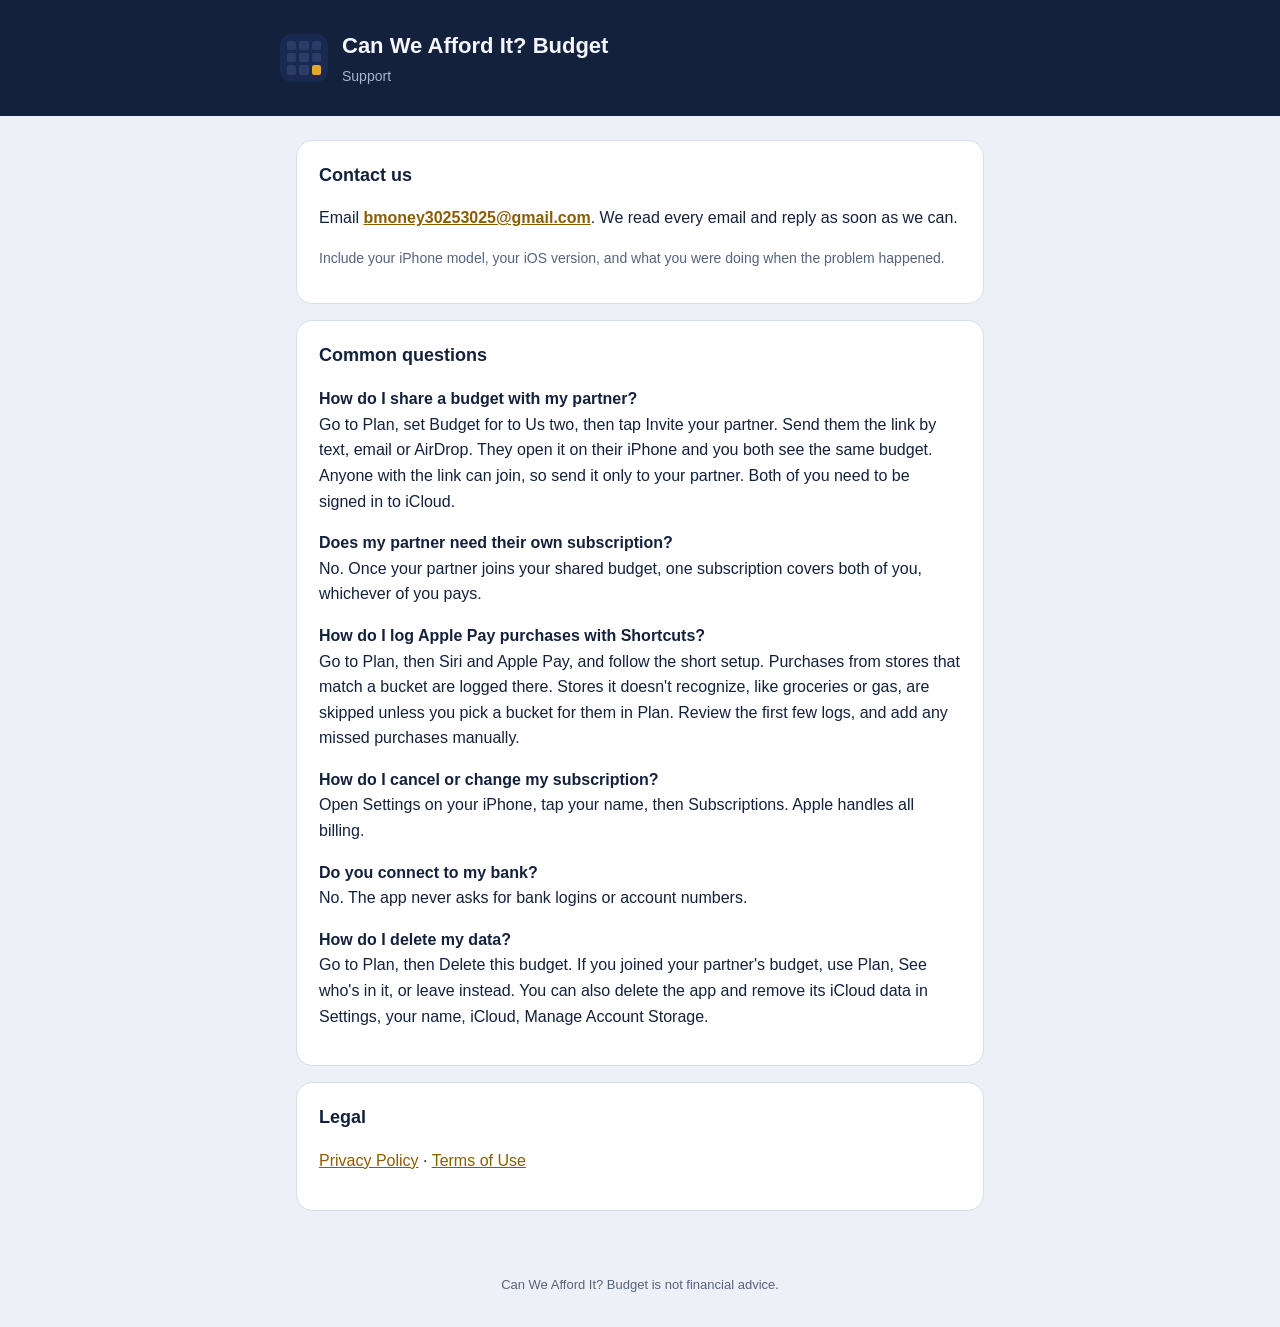
<file: index.html>
<!doctype html>
<html lang="en"><head><meta charset="utf-8"><meta name="viewport" content="width=device-width,initial-scale=1">
<title>Can We Afford It? Budget - Support</title><link rel="stylesheet" href="style.css"></head>
<body>
<header><div class="wrap"><div class="logo"><i></i><i></i><i></i><i></i><i></i><i></i><i></i><i></i><i class="on"></i></div>
<div><h1>Can We Afford It? Budget</h1><p>Support</p></div></div></header>
<main class="wrap">
<div class="card"><h2>Contact us</h2>
<p>Email <a class="email" href="mailto:bmoney30253025@gmail.com">bmoney30253025@gmail.com</a>. We read every email and reply as soon as we can.</p>
<p class="muted">Include your iPhone model, your iOS version, and what you were doing when the problem happened.</p></div>
<div class="card"><h2>Common questions</h2>
<p><strong>How do I share a budget with my partner?</strong><br>Go to Plan, set Budget for to Us two, then tap Invite your partner. Send them the link by text, email or AirDrop. They open it on their iPhone and you both see the same budget. Anyone with the link can join, so send it only to your partner. Both of you need to be signed in to iCloud.</p>
<p><strong>Does my partner need their own subscription?</strong><br>No. Once your partner joins your shared budget, one subscription covers both of you, whichever of you pays.</p>
<p><strong>How do I log Apple Pay purchases with Shortcuts?</strong><br>Go to Plan, then Siri and Apple Pay, and follow the short setup. Purchases from stores that match a bucket are logged there. Stores it doesn't recognize, like groceries or gas, are skipped unless you pick a bucket for them in Plan. Review the first few logs, and add any missed purchases manually.</p>
<p><strong>How do I cancel or change my subscription?</strong><br>Open Settings on your iPhone, tap your name, then Subscriptions. Apple handles all billing.</p>
<p><strong>Do you connect to my bank?</strong><br>No. The app never asks for bank logins or account numbers.</p>
<p><strong>How do I delete my data?</strong><br>Go to Plan, then Delete this budget. If you joined your partner's budget, use Plan, See who's in it, or leave instead. You can also delete the app and remove its iCloud data in Settings, your name, iCloud, Manage Account Storage.</p></div>
<div class="card"><h2>Legal</h2><p><a href="privacy.html">Privacy Policy</a> &middot; <a href="https://www.apple.com/legal/internet-services/itunes/dev/stdeula/">Terms of Use</a></p></div>
</main><footer>Can We Afford It? Budget is not financial advice.</footer>
</body></html>
</file>
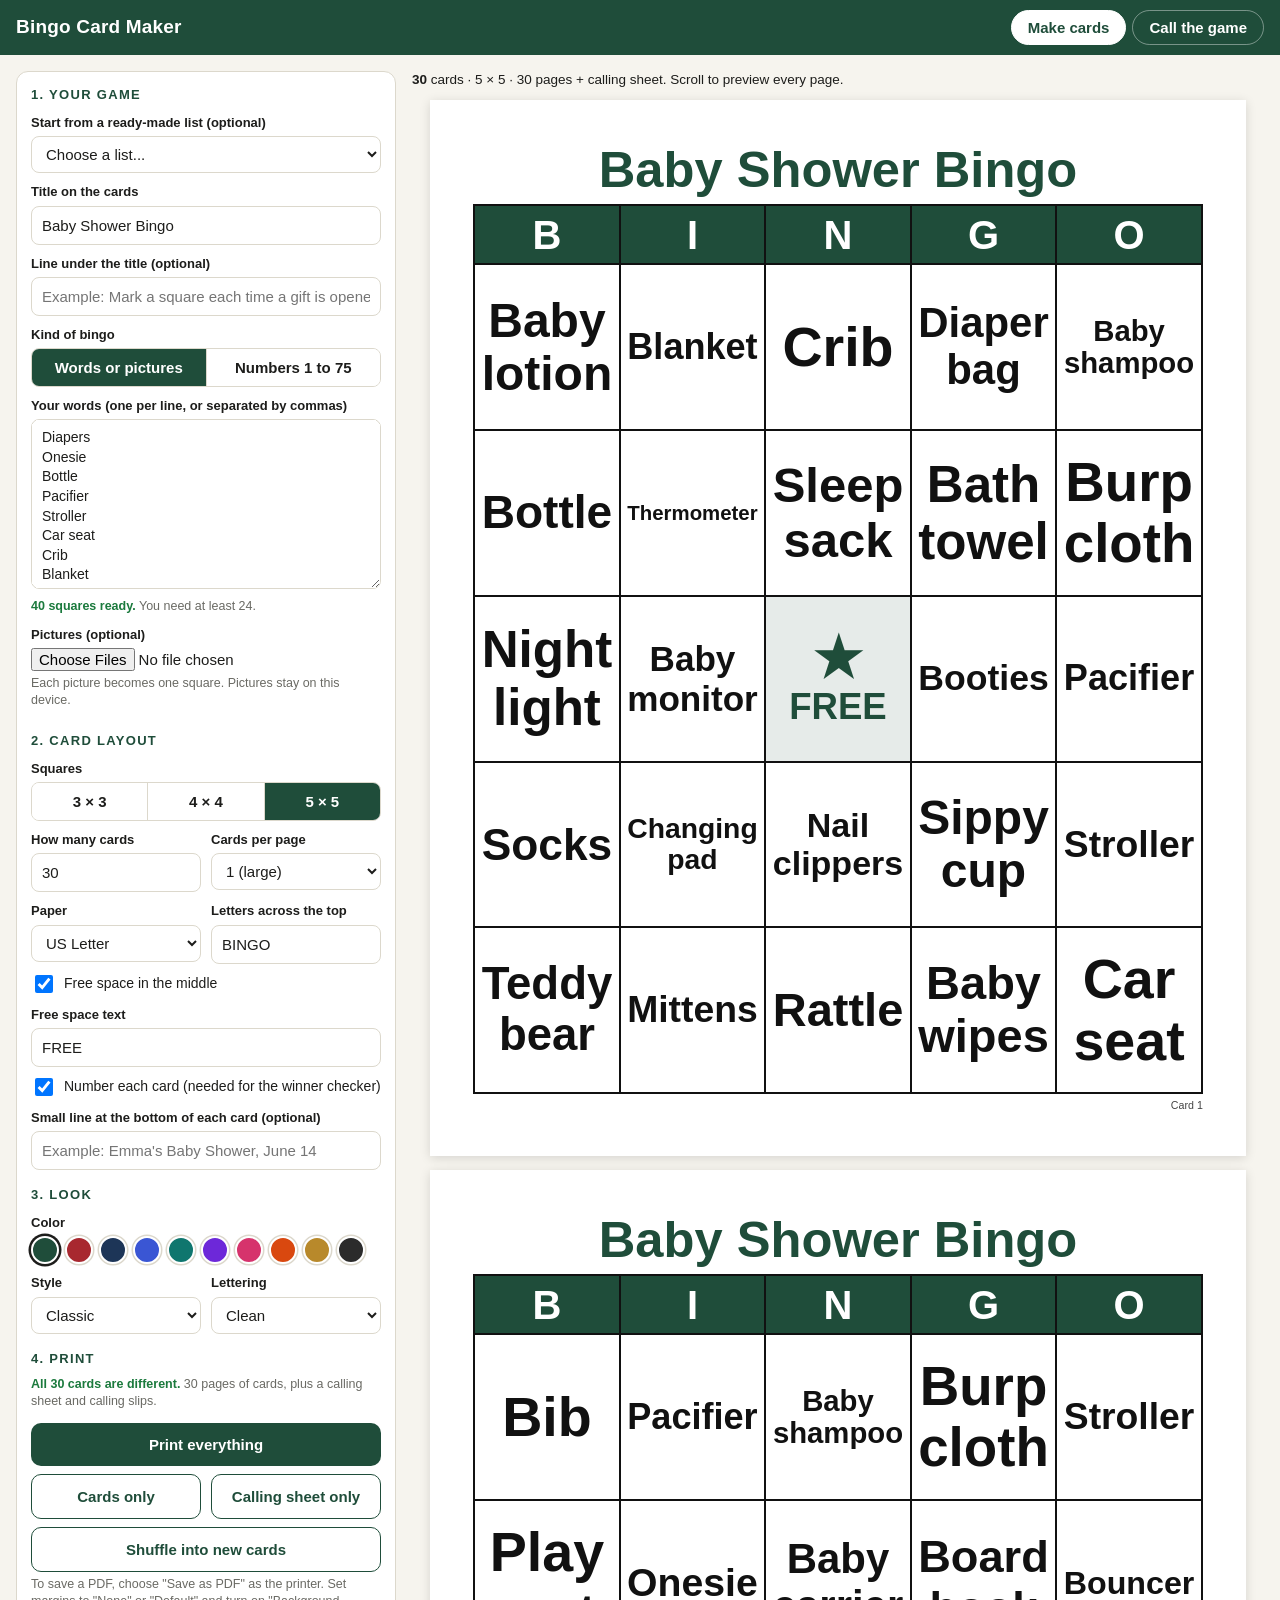
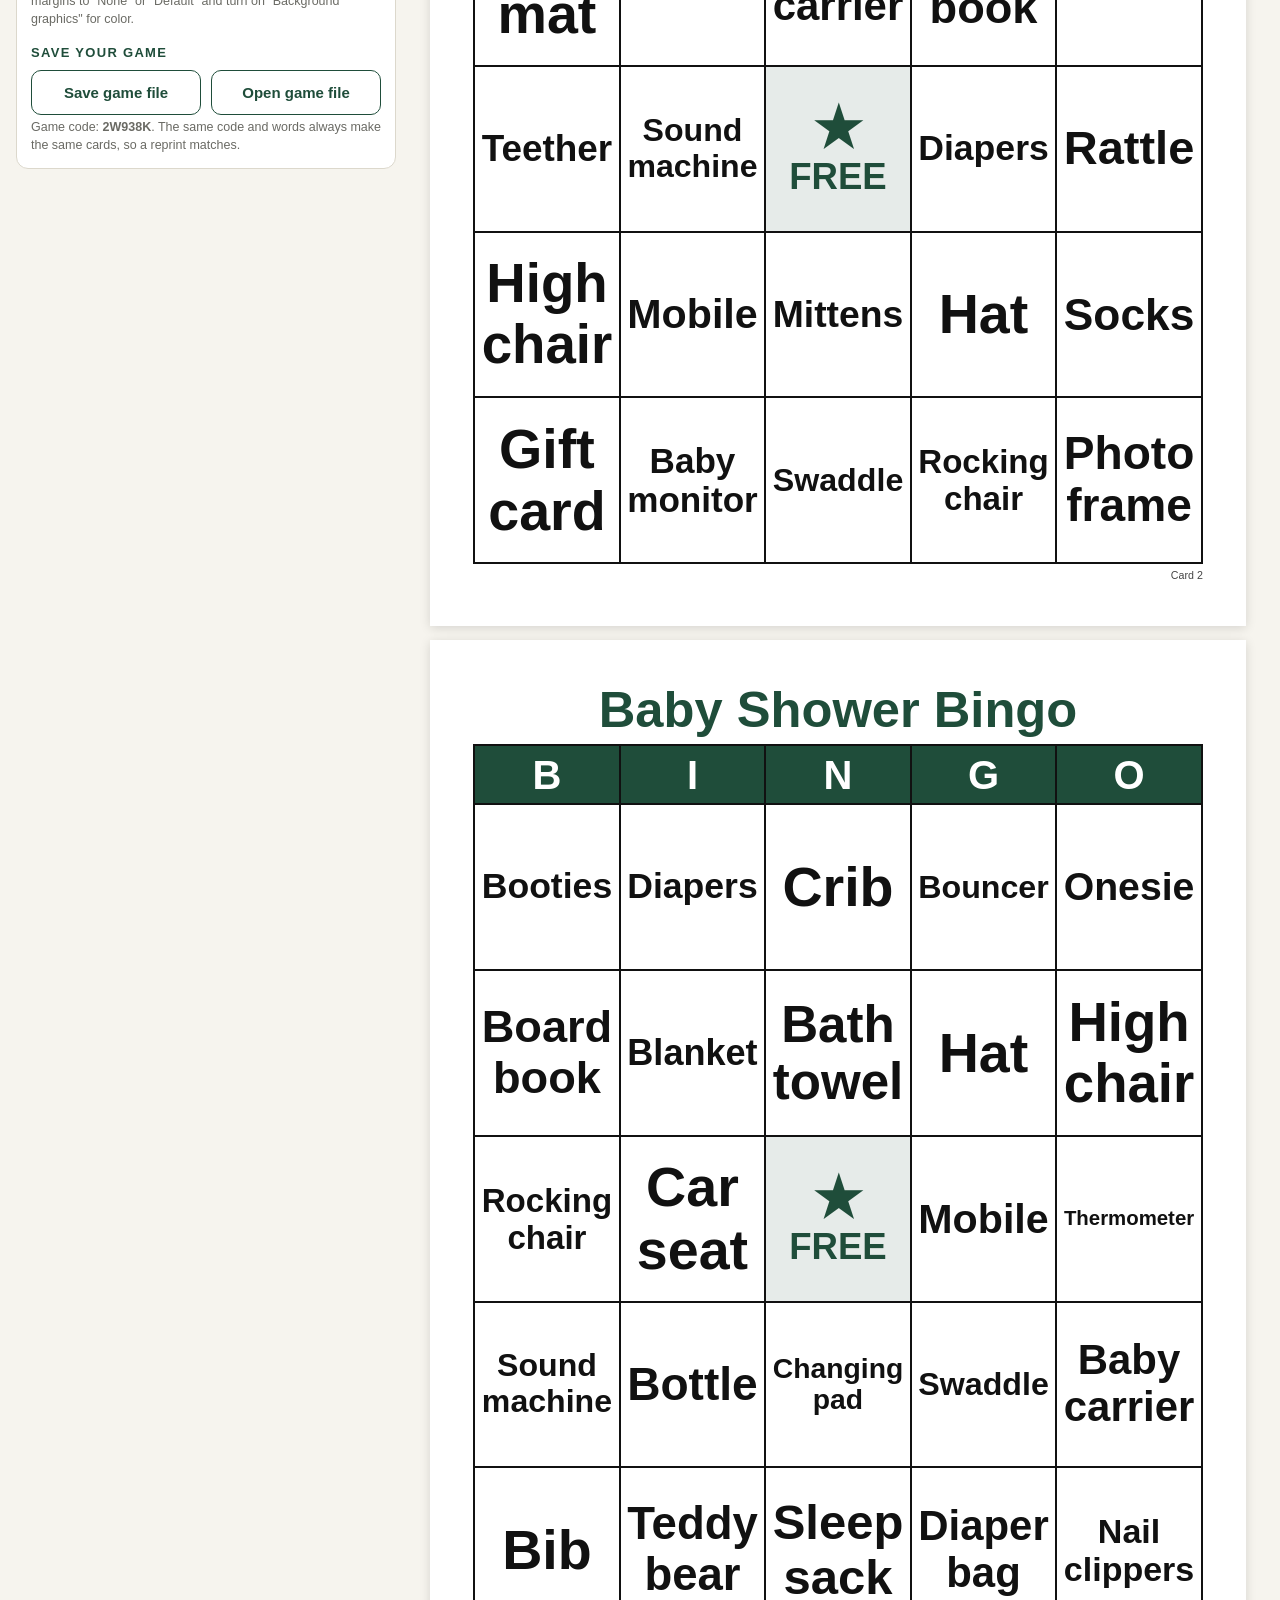
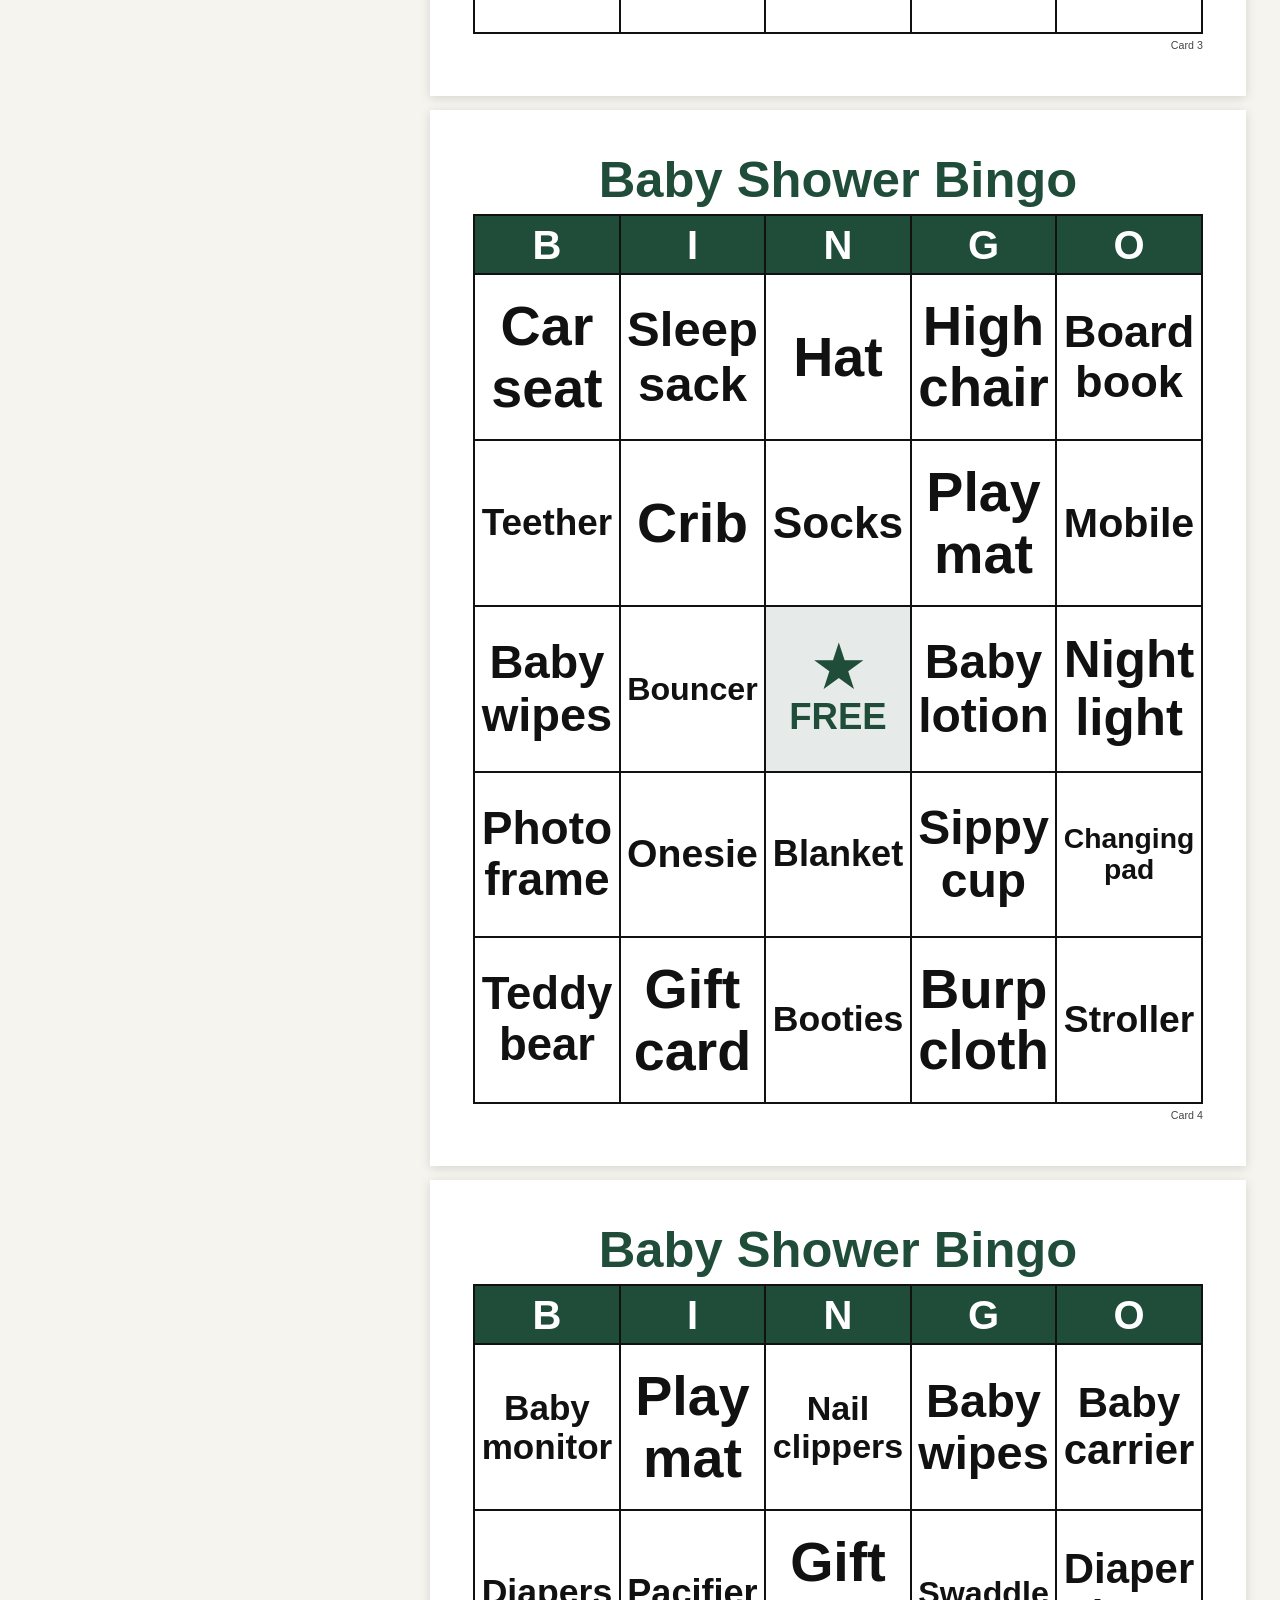
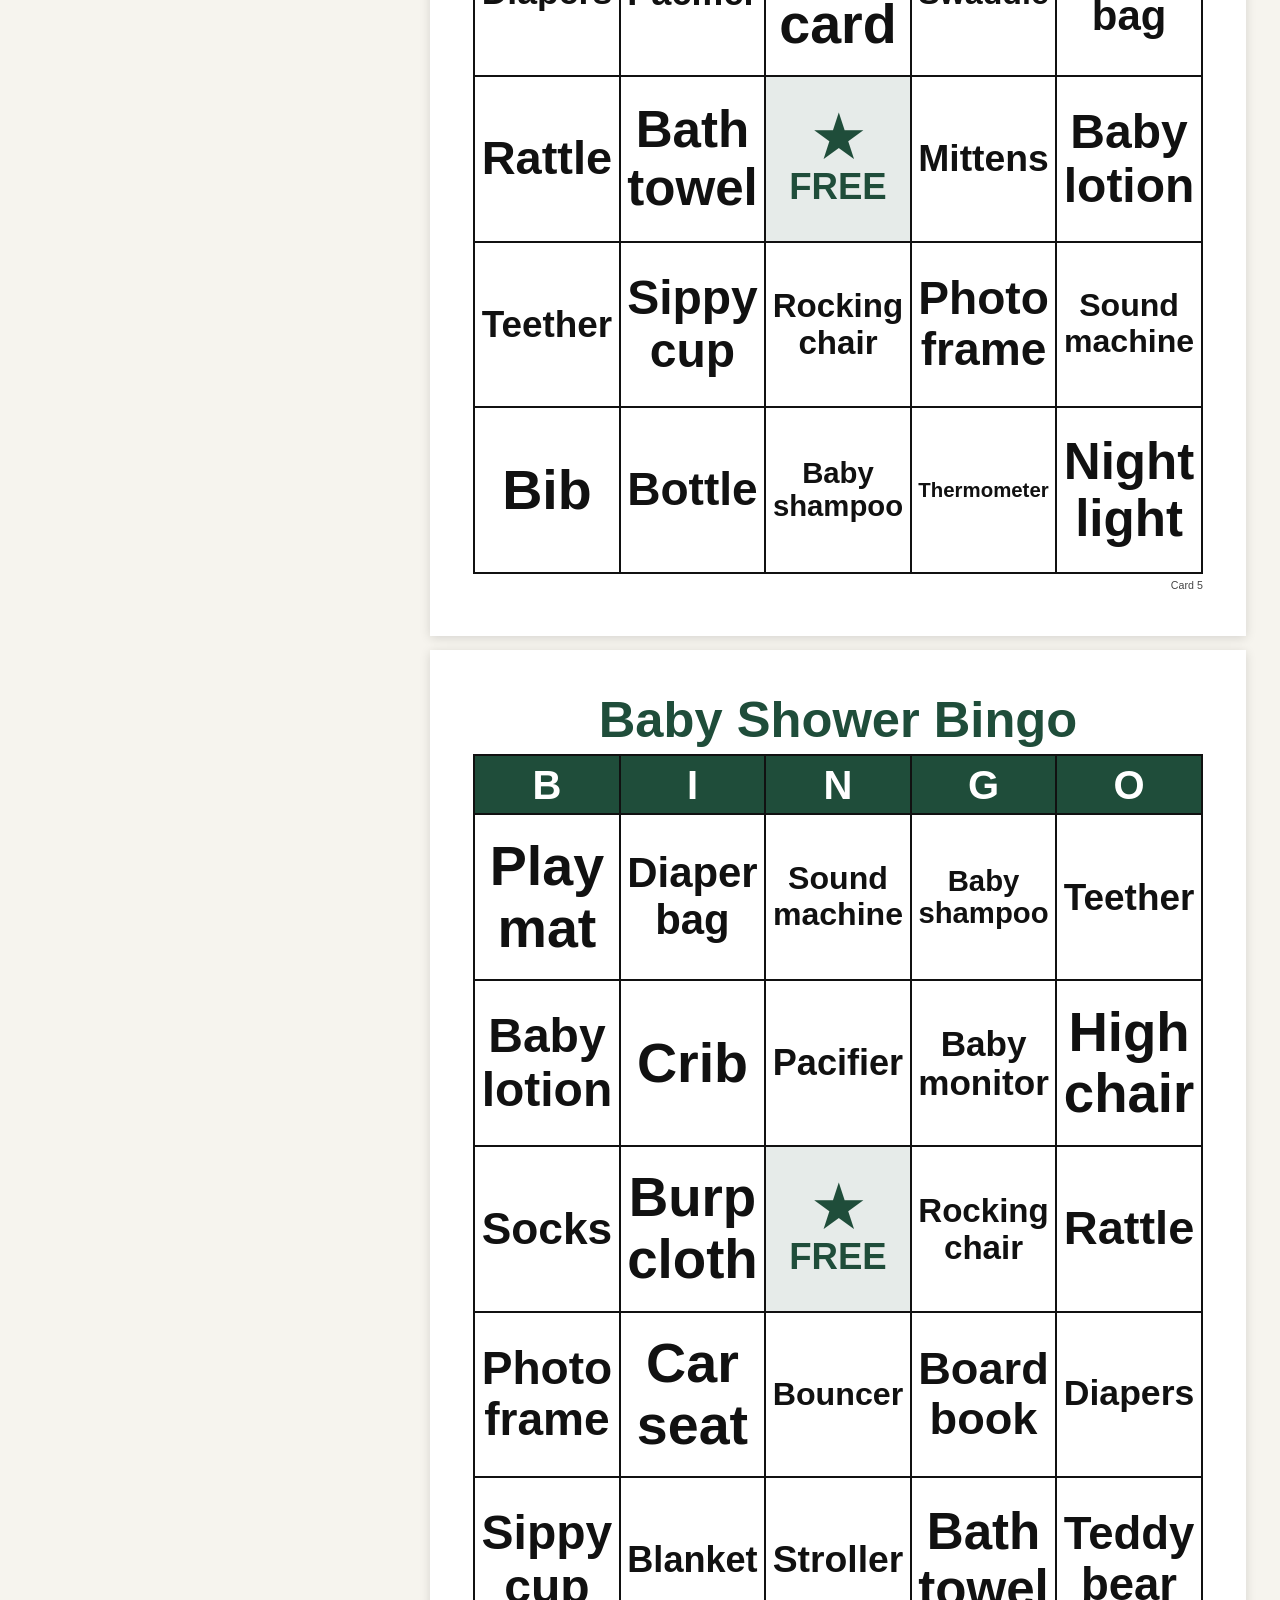
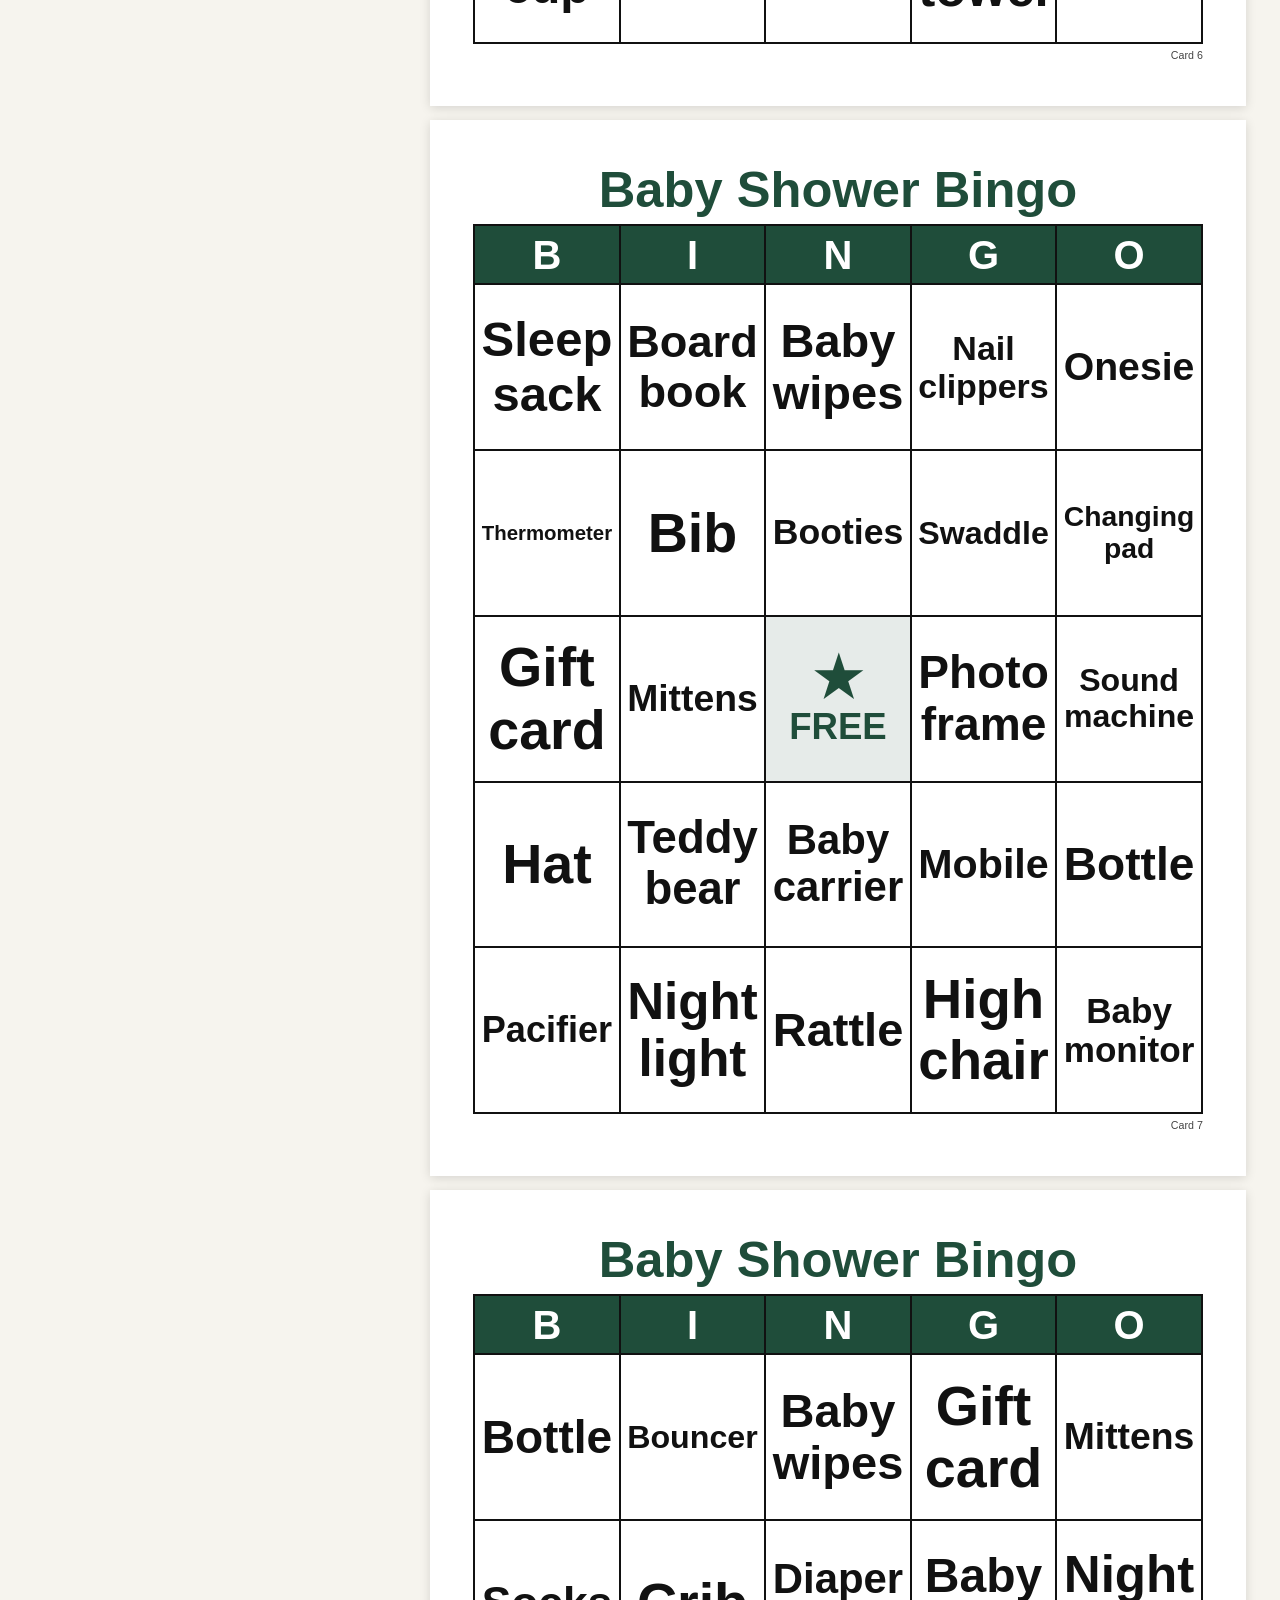
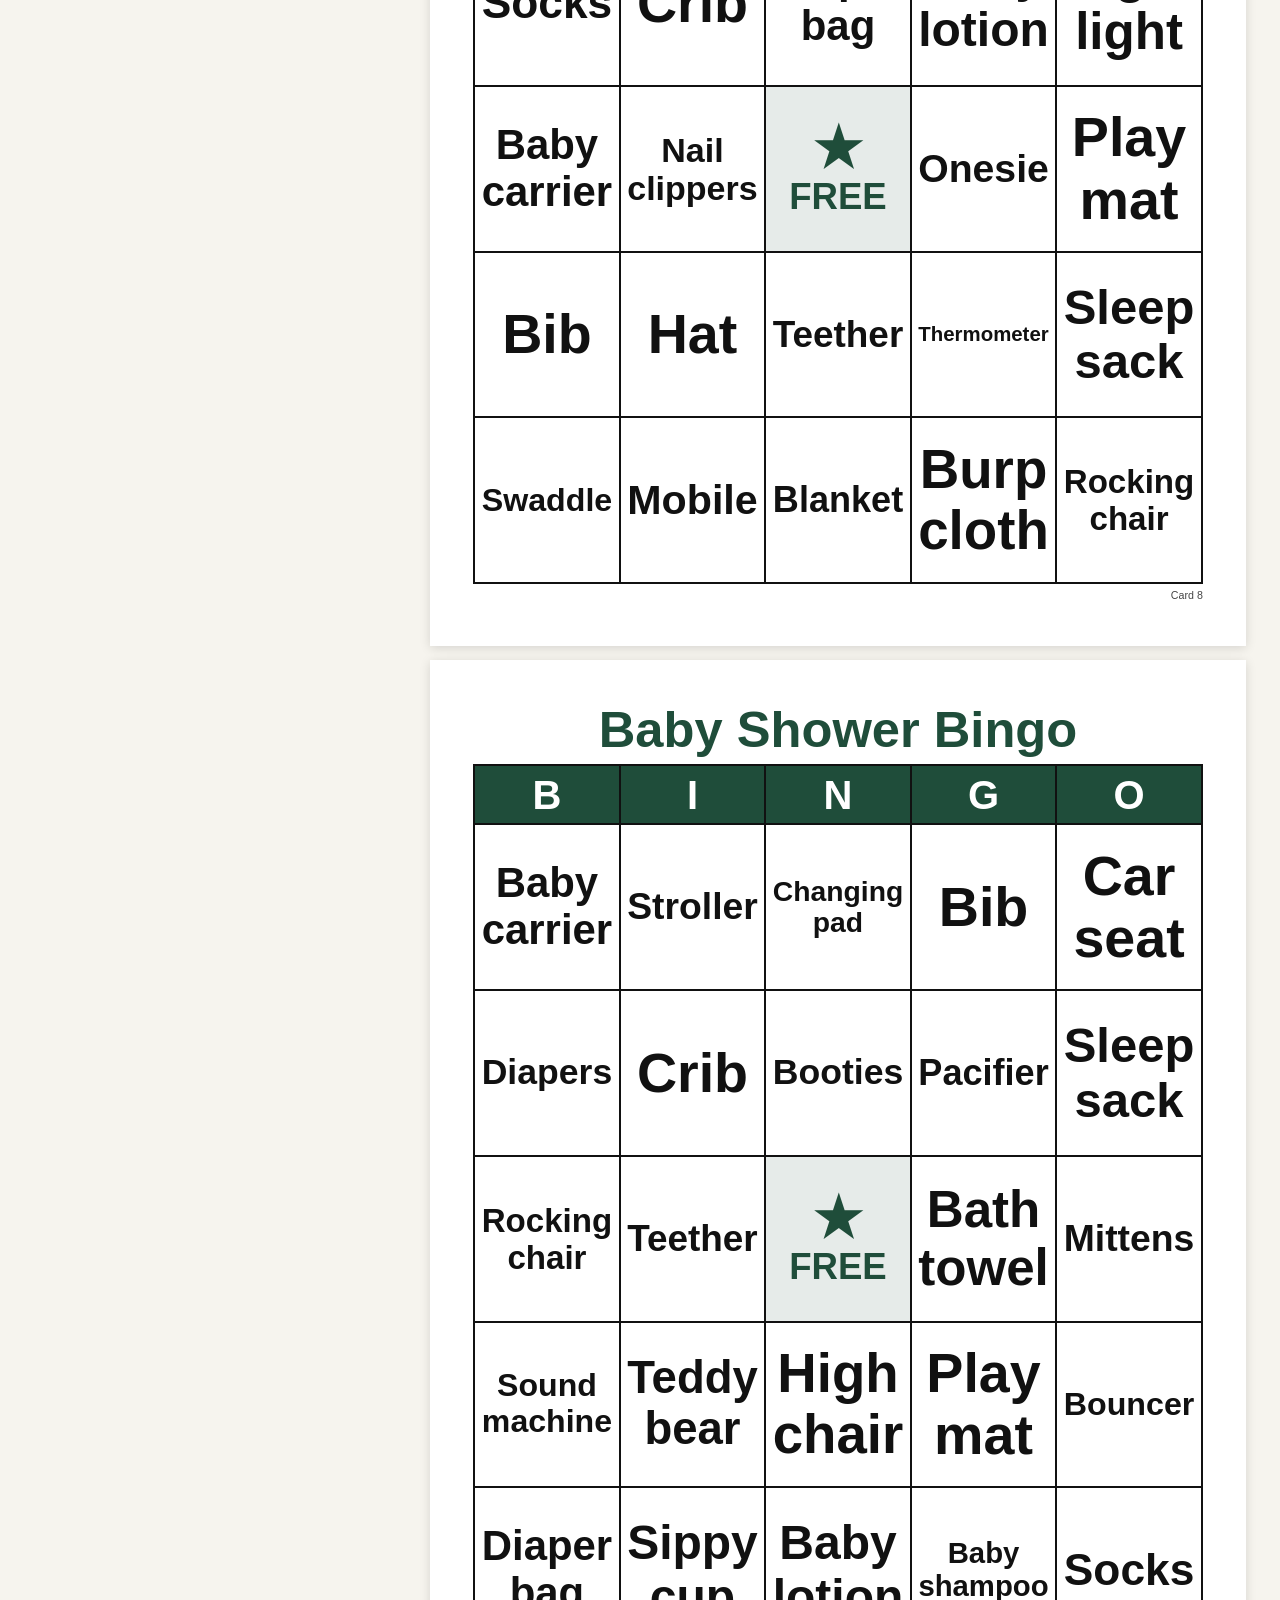
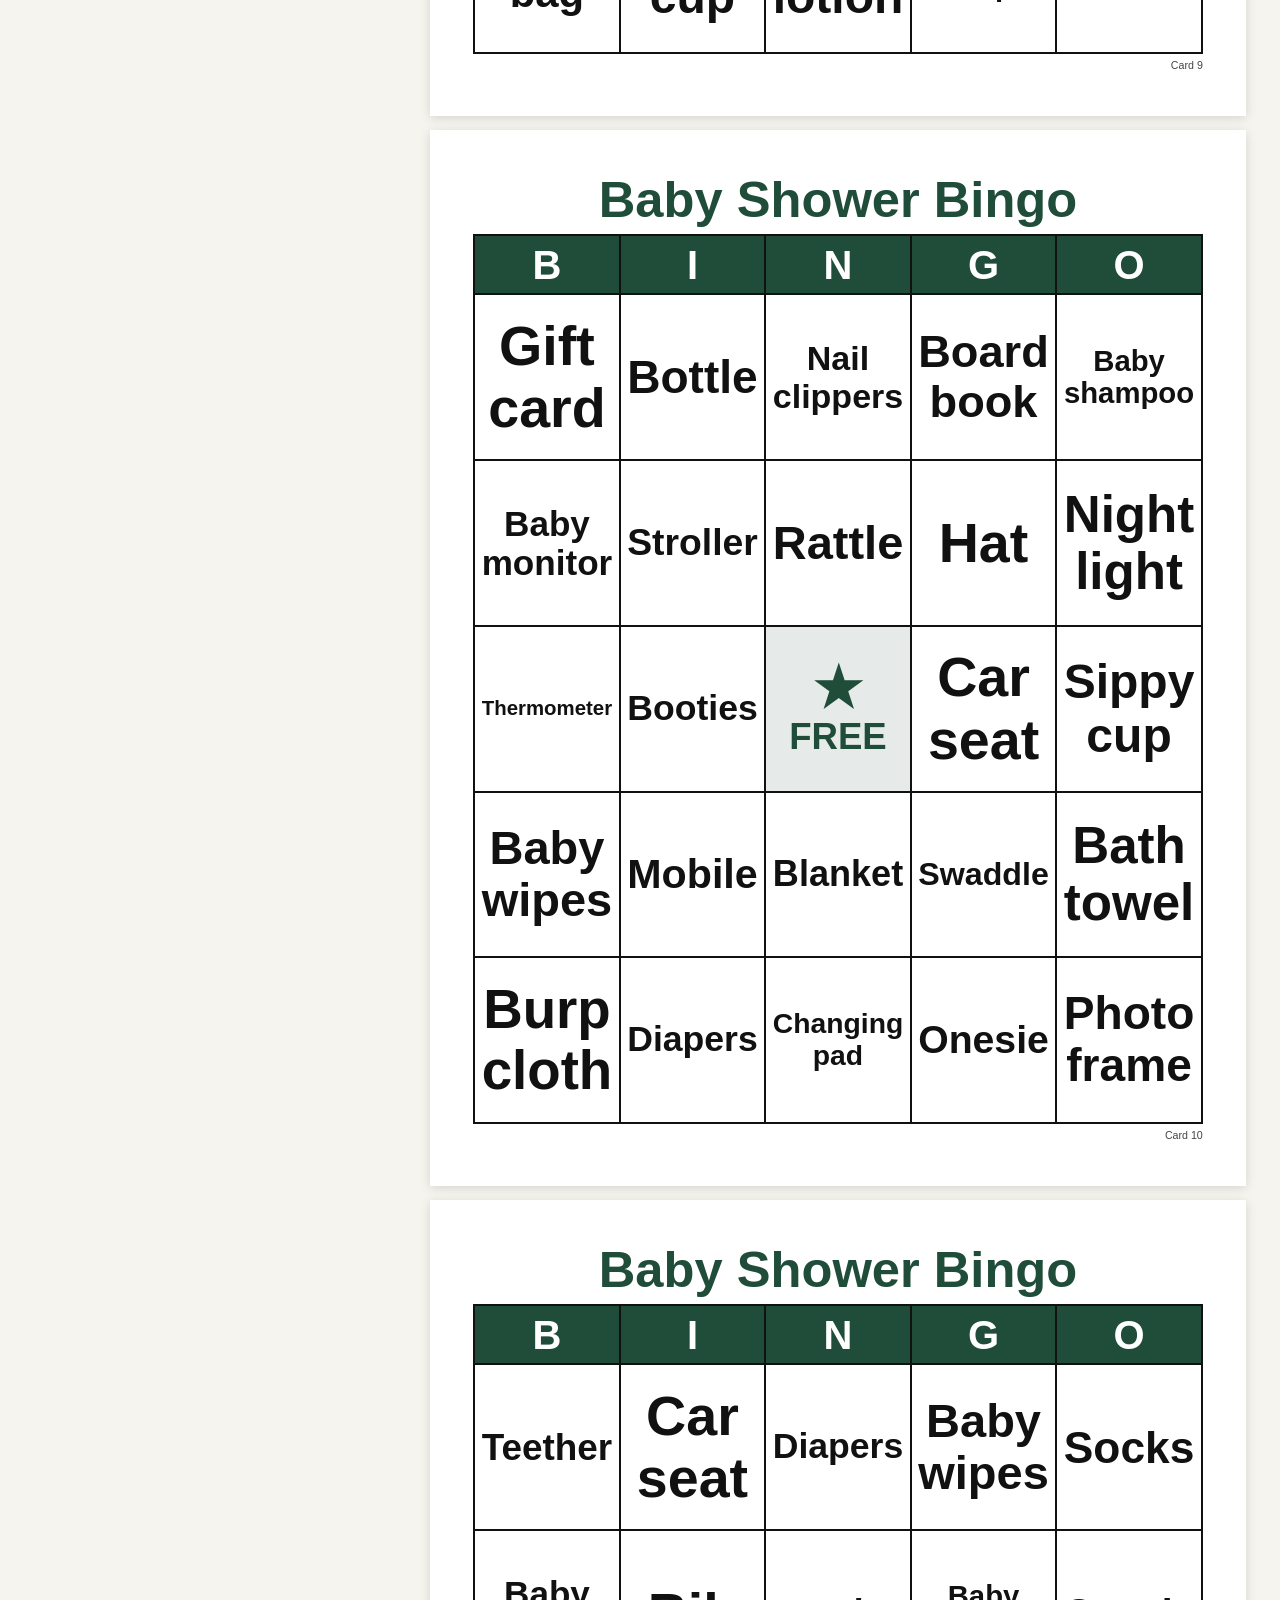
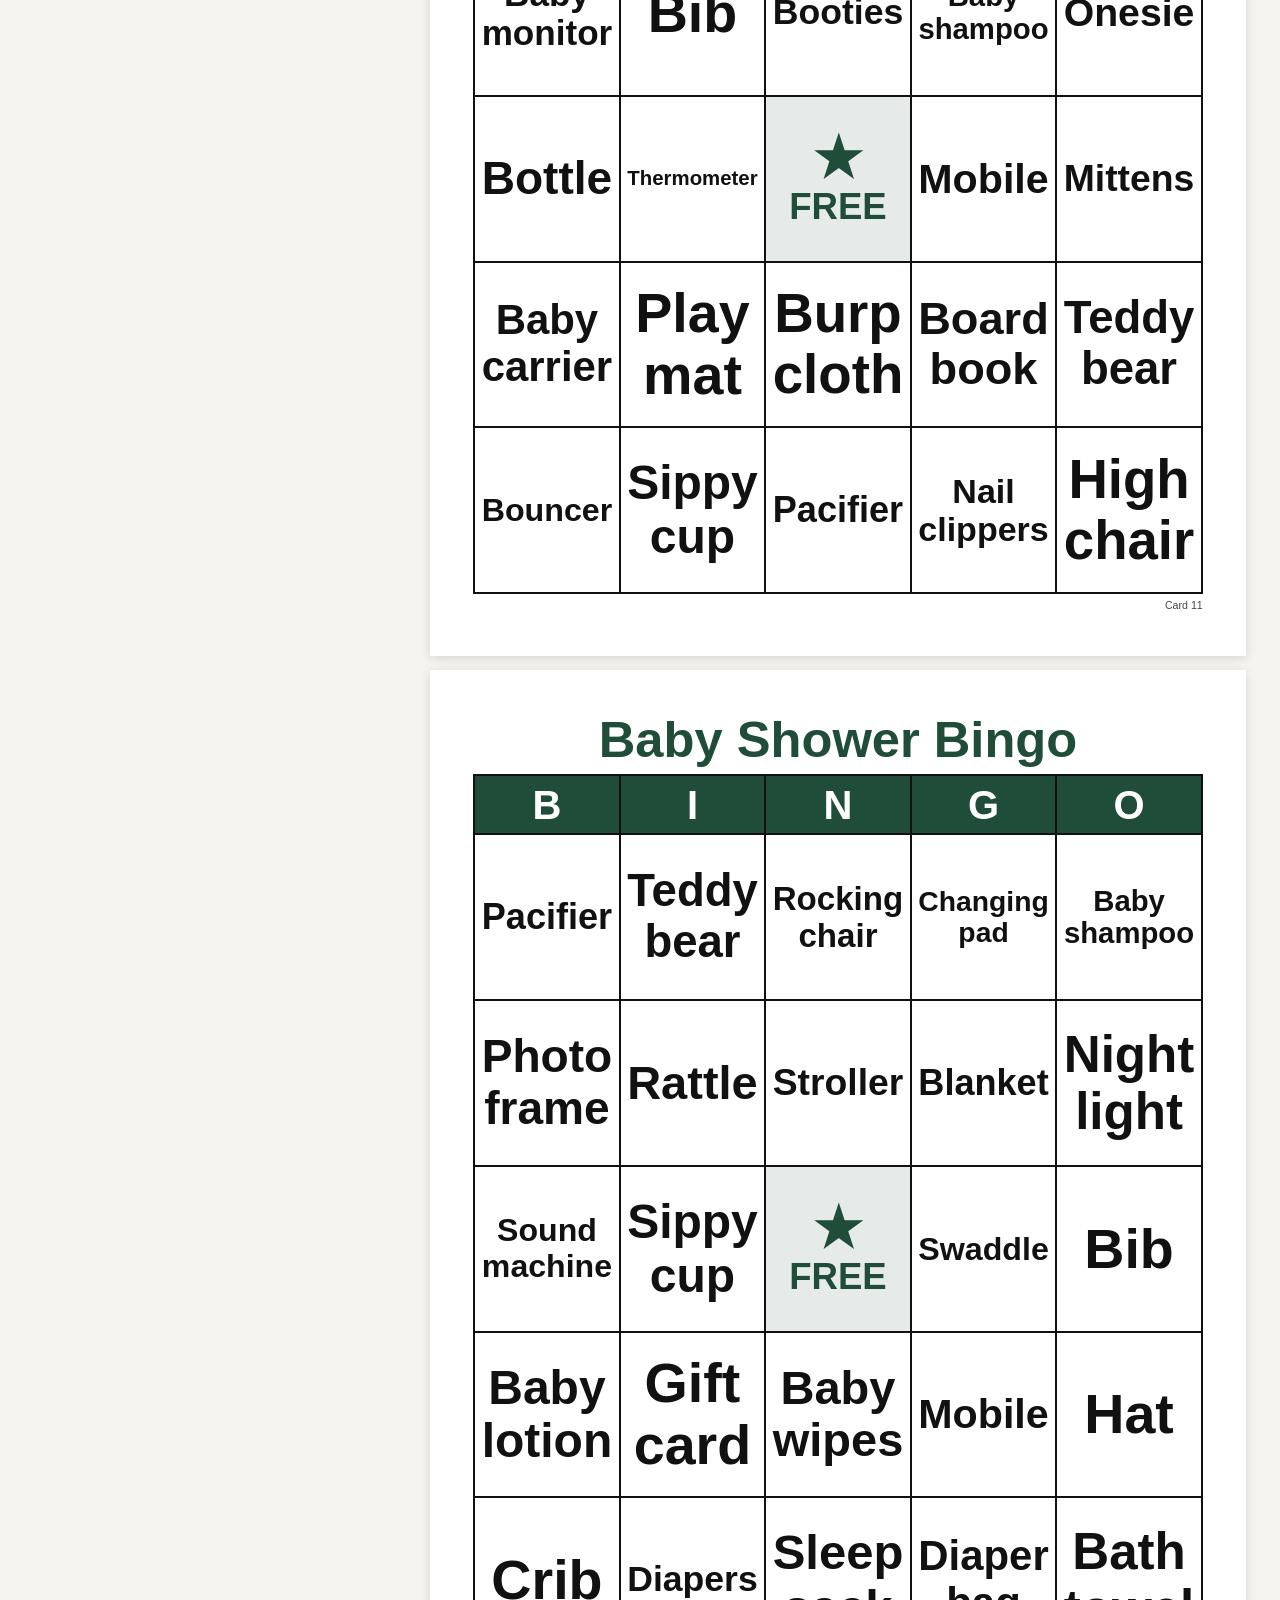
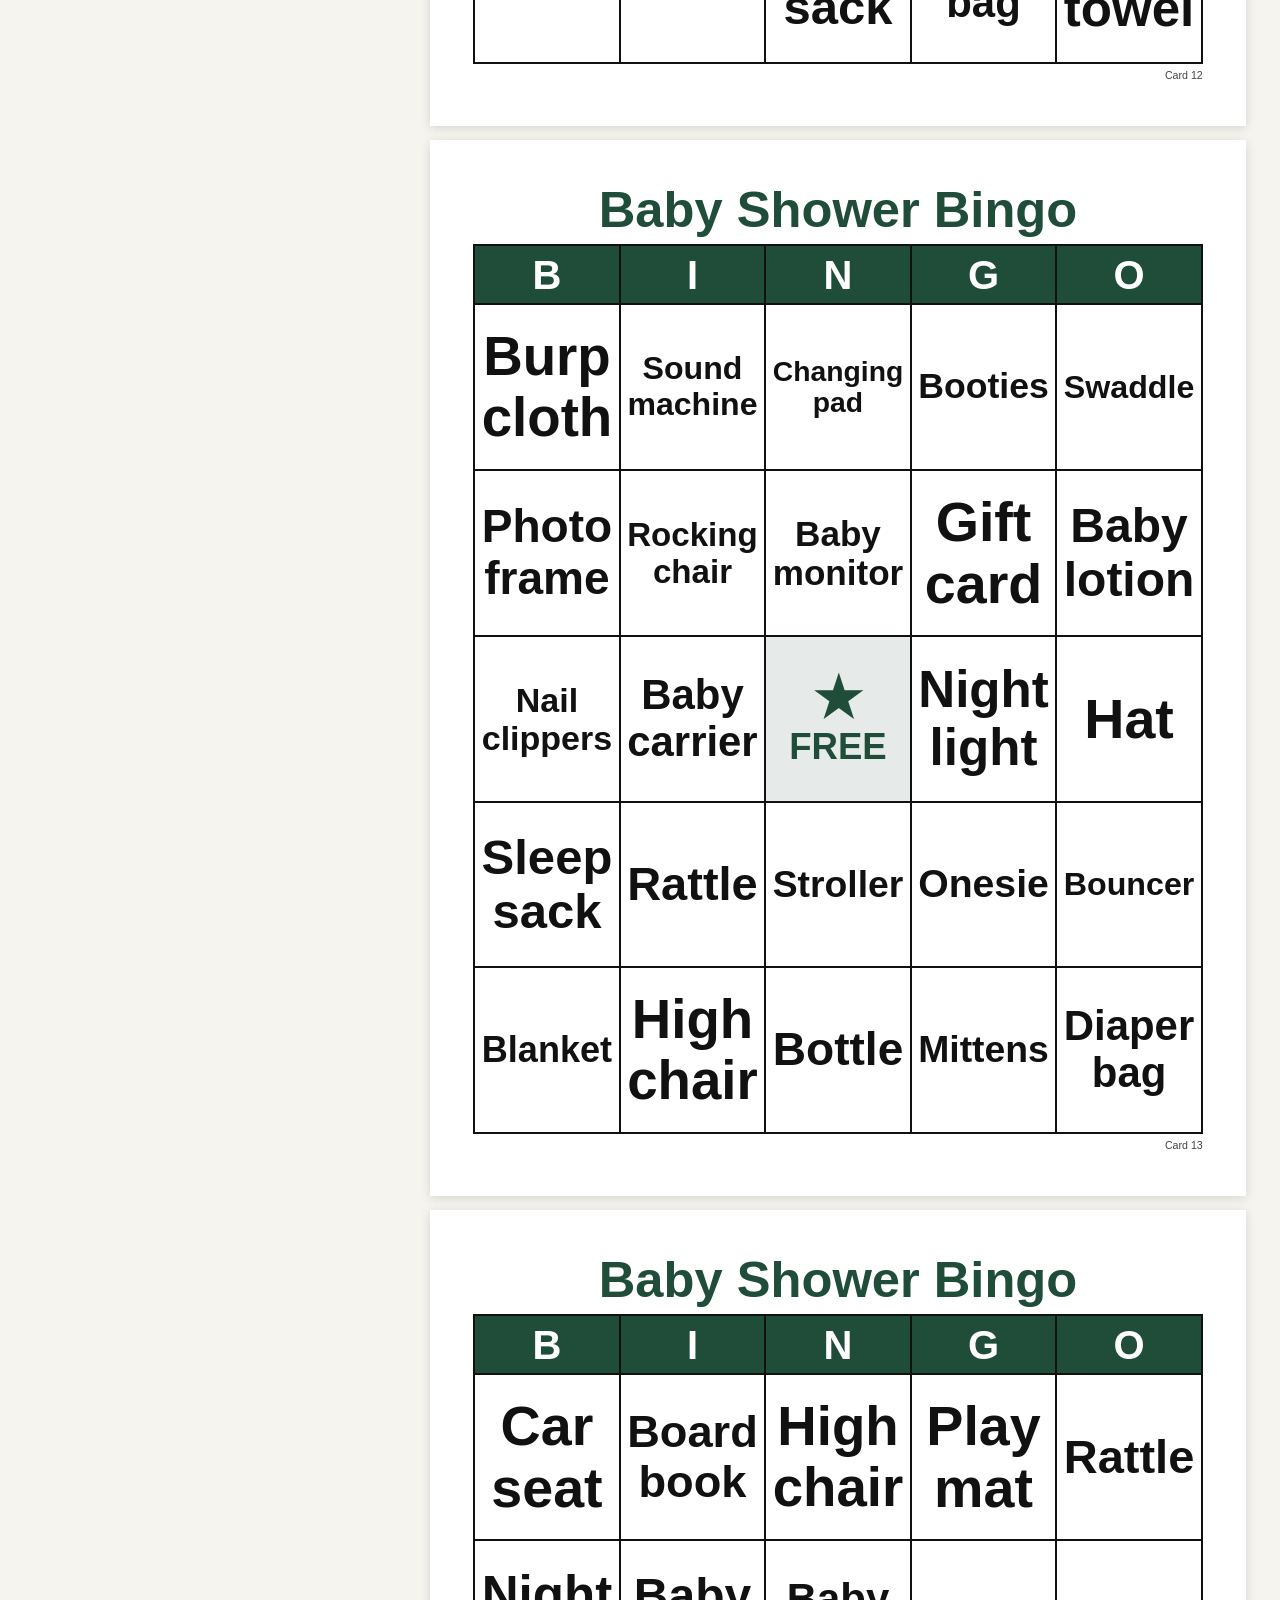
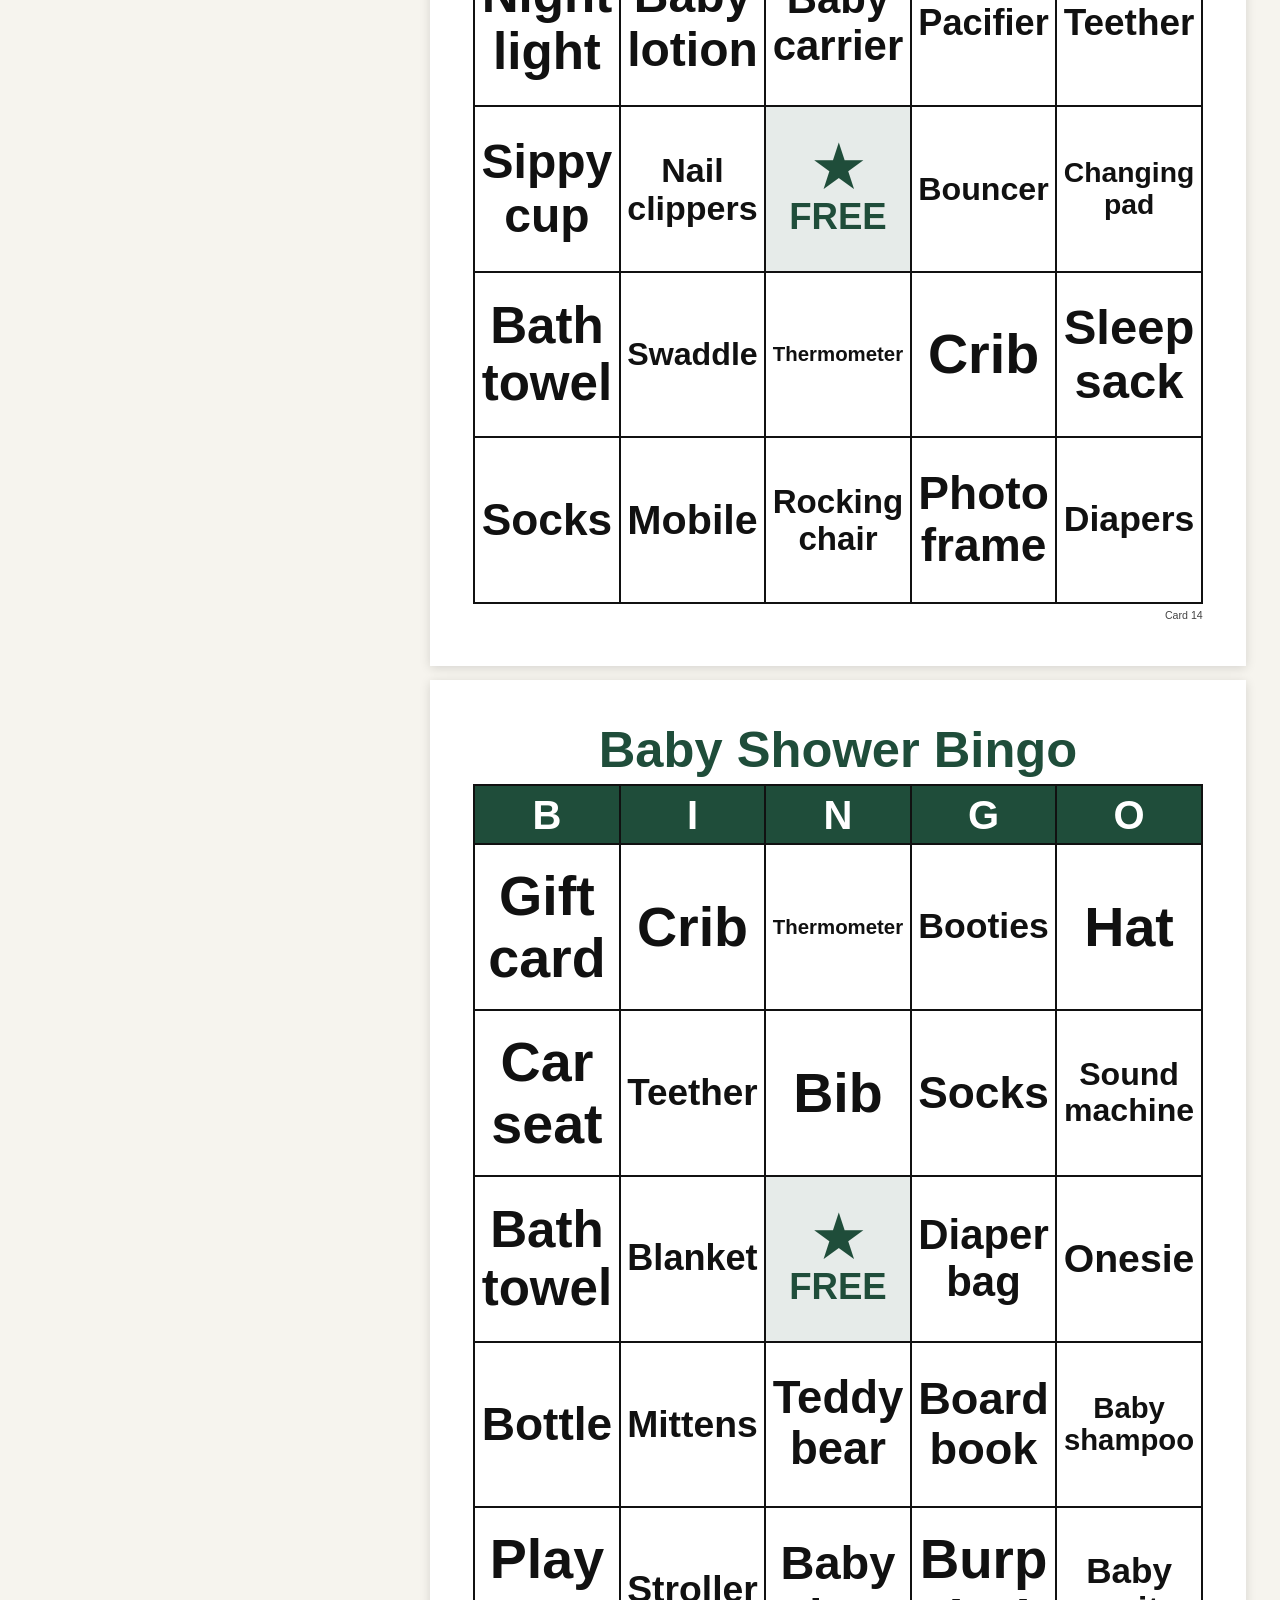
<file: bingo-card-maker/index.html>
<!doctype html>
<html lang="en">
<head>
<meta charset="utf-8">
<meta name="viewport" content="width=device-width, initial-scale=1">
<meta name="robots" content="noindex">
<title>Bingo Card Maker</title>
<style>
:root{--ink:#1d1d1b;--muted:#6a6a64;--line:#dcd8cc;--bg:#f6f4ee;--panel:#fff;--brand:#1f4d3a;--c:#1f4d3a}
*{box-sizing:border-box}
[hidden]{display:none !important}
html,body{margin:0}
body{font-family:-apple-system,BlinkMacSystemFont,"Segoe UI",Helvetica,Arial,sans-serif;color:var(--ink);background:var(--bg);font-size:15px;line-height:1.4}
button,input,select,textarea{font:inherit;color:inherit}
.top{background:var(--brand);color:#fff;padding:10px 16px;display:flex;align-items:center;gap:14px;flex-wrap:wrap}
.top h1{font-size:19px;margin:0;font-weight:700;letter-spacing:.01em}
.tabs{display:flex;gap:6px;margin-left:auto}
.tabs button{background:transparent;border:1.5px solid #ffffff66;color:#fff;border-radius:999px;padding:6px 16px;cursor:pointer;font-weight:600}
.tabs button.on{background:#fff;color:var(--brand);border-color:#fff}
.layout{display:grid;grid-template-columns:minmax(300px,380px) 1fr;gap:16px;padding:16px;align-items:start}
.panel{background:var(--panel);border:1px solid var(--line);border-radius:12px;padding:14px}
.panel h2{font-size:13px;letter-spacing:.1em;text-transform:uppercase;color:var(--brand);margin:16px 0 8px}
.panel h2:first-child{margin-top:0}
label{display:block;font-size:13px;font-weight:600;margin:10px 0 4px}
#header{text-transform:uppercase}
input[type=text],input[type=number],select,textarea{width:100%;border:1.5px solid var(--line);border-radius:8px;padding:8px 10px;background:#fff}
textarea{min-height:170px;resize:vertical;font-size:14px}
.row{display:grid;grid-template-columns:1fr 1fr;gap:10px}
.row3{display:grid;grid-template-columns:1fr 1fr 1fr;gap:8px}
.hint{font-size:12.5px;color:var(--muted);margin-top:4px}
.ok{color:#1b7a3d;font-weight:600}.warn{color:#b3261e;font-weight:600}
.seg{display:flex;border:1.5px solid var(--line);border-radius:8px;overflow:hidden}
.seg button{flex:1;border:0;background:#fff;padding:8px 4px;cursor:pointer;border-right:1.5px solid var(--line);font-weight:600}
.seg button:last-child{border-right:0}.seg button.on{background:var(--brand);color:#fff}
.sw{display:flex;gap:6px;flex-wrap:wrap}
.sw button{width:28px;height:28px;border-radius:50%;border:2px solid #fff;box-shadow:0 0 0 1.5px var(--line);cursor:pointer;padding:0}
.sw button.on{box-shadow:0 0 0 2.5px var(--ink)}
.chk{display:flex;align-items:center;gap:8px;font-weight:500;font-size:14px;margin:8px 0}
.chk input{width:18px;height:18px}
.btn{background:var(--brand);color:#fff;border:0;border-radius:10px;padding:11px 14px;font-weight:700;cursor:pointer;width:100%}
.btn.sec{background:#fff;color:var(--brand);border:1.5px solid var(--brand)}
.btn.sm{padding:7px 10px;font-size:13px;width:auto}
.btn:disabled{opacity:.45;cursor:default}
.btns{display:grid;gap:8px;margin-top:12px}
.thumbs{display:flex;gap:6px;flex-wrap:wrap;margin-top:6px}
.thumbs div{position:relative;width:52px;height:52px;border:1px solid var(--line);border-radius:6px;overflow:hidden;background:#fff}
.thumbs img{width:100%;height:100%;object-fit:contain}
.thumbs button{position:absolute;top:0;right:0;border:0;background:#000a;color:#fff;width:18px;height:18px;line-height:16px;padding:0;cursor:pointer;font-size:12px}
.stage{min-width:0}
.bar{display:flex;gap:10px;align-items:center;flex-wrap:wrap;margin-bottom:10px}
.bar .status{font-size:13.5px}
#sheets{display:flex;flex-direction:column;gap:14px;align-items:center}
.zoomwrap{zoom:var(--z,1)}
footer.app{padding:6px 16px 22px;font-size:12.5px;color:var(--muted);text-align:center}

/* ---------- printable sheets (real paper size) ---------- */
.sheet{background:#fff;width:var(--pw);height:var(--ph);padding:var(--pm);box-shadow:0 2px 10px #0002;display:grid;gap:.22in;overflow:hidden;font-family:var(--ff)}
.sheet.pp1{grid-template:1fr/1fr}.sheet.pp2{grid-template:1fr/1fr 1fr}.sheet.pp4{grid-template:1fr 1fr/1fr 1fr}
.card{display:flex;flex-direction:column;min-width:0;min-height:0;color:#111;--tint:color-mix(in srgb,var(--c) 11%,#fff)}
.c-title{text-align:center;font-weight:800;line-height:1.05;color:var(--c);font-size:var(--tfs);overflow-wrap:anywhere}
.c-sub{text-align:center;font-size:calc(var(--tfs)*.4);color:#333;margin-top:.03in;min-height:.01in}
.c-grid{flex:1;display:grid;grid-template-columns:repeat(var(--n),1fr);grid-template-rows:var(--hdr,) repeat(var(--n),1fr);margin-top:.08in;min-height:0;border-top:var(--bw) solid #111;border-left:var(--bw) solid #111}
.hd{display:flex;align-items:center;justify-content:center;font-weight:900;color:#fff;background:var(--c);font-size:var(--hfs);border-right:var(--bw) solid #111;border-bottom:var(--bw) solid #111}
.cell{position:relative;display:flex;flex-direction:column;align-items:center;justify-content:center;text-align:center;border-right:var(--bw) solid #111;border-bottom:var(--bw) solid #111;padding:.04in;overflow:hidden;line-height:1.12;font-weight:600;overflow-wrap:break-word;min-width:0;min-height:0}
.cell.free{background:var(--tint);color:var(--c);font-weight:900}
.cell.free .star{font-size:1.5em;line-height:1;display:block}
.cell img{max-width:100%;max-height:100%;object-fit:contain;flex:1;min-height:0}
.cell .cap{font-size:.55em;flex:none}
.cell.num{font-weight:800}
.c-foot{display:flex;justify-content:space-between;font-size:8pt;color:#444;margin-top:.04in;gap:.1in}
.card.st-outline .hd{background:#fff;color:#111}
.card.st-outline .c-title{color:#111}.card.st-outline .cell.free{background:#fff;color:#111}
.card.st-soft .c-grid{border:0;gap:.05in}
.card.st-soft .cell{border:0;background:var(--tint);border-radius:.09in}
.card.st-soft .cell.free{background:var(--c);color:#fff}
.card.st-soft .hd{border-radius:.09in;border:0}
.card.st-bold .c-title{background:var(--c);color:#fff;border-radius:.08in;padding:.06in .1in}
.card.st-bold .c-grid{border-color:var(--c);outline:var(--bw) solid var(--c)}
.card.st-bold .cell{border-color:var(--c)}
.card.st-bold .hd{background:#111;border-color:var(--c)}
.callsheet{display:block !important}
.callsheet h3{font-size:22pt;margin:0 0 .04in;color:var(--c)}
.callsheet .how{border:1.5px solid #111;border-radius:.08in;padding:.1in .14in;font-size:10.5pt;margin:.1in 0 .14in}
.calllist{columns:3;column-gap:.25in;font-size:var(--cls,11pt)}
.calllist div{break-inside:avoid;padding:.035in 0;border-bottom:1px solid #ddd;display:flex;gap:.08in;align-items:center}
.calllist i{flex:none;width:.16in;height:.16in;border:1.5px solid #111;border-radius:3px}
.calllist img{height:.3in}
.slips{display:grid !important;grid-template-columns:repeat(4,1fr);grid-auto-rows:1fr;gap:0}
.slip{border:1px dashed #777;display:flex;flex-direction:column;align-items:center;justify-content:center;text-align:center;padding:.06in;font-weight:700;font-size:17pt;overflow:hidden;line-height:1.1;overflow-wrap:break-word}
.slip img{max-height:.9in;max-width:100%}
.slip small{font-weight:500;font-size:7pt;color:#777;margin-top:.03in}

/* ---------- play tab ---------- */
#play{padding:16px;max-width:980px;margin:0 auto}
.now{background:#fff;border:1px solid var(--line);border-radius:14px;padding:20px;text-align:center}
.now .big{font-size:clamp(34px,8vw,84px);font-weight:900;line-height:1.05;color:var(--brand);min-height:1.1em;overflow-wrap:anywhere}
.now .big img{max-height:38vh;max-width:100%}
.called{display:flex;flex-wrap:wrap;gap:6px;margin-top:10px}
.called span{background:#fff;border:1px solid var(--line);border-radius:999px;padding:4px 10px;font-size:13.5px}
.called span.last{background:var(--brand);color:#fff;border-color:var(--brand)}
.checker{margin-top:16px}
.mini{display:grid;grid-template-columns:repeat(var(--n),1fr);gap:3px;max-width:520px;margin-top:10px}
.mini div{border:1.5px solid var(--line);border-radius:6px;min-height:54px;display:flex;align-items:center;justify-content:center;text-align:center;font-size:12px;padding:3px;background:#fff;overflow:hidden}
.mini div.hit{background:#1b7a3d;color:#fff;border-color:#1b7a3d;font-weight:700}
.mini img{max-height:44px;max-width:100%}

@media (max-width:860px){.layout{grid-template-columns:1fr}}
@media print{
  body{background:#fff}
  .top,.panel,.bar,footer.app,#play{display:none !important}
  .layout{display:block;padding:0}
  .zoomwrap{zoom:1 !important}
  #sheets{display:block}
  .sheet{box-shadow:none;break-after:page;page-break-after:always;margin:0;height:calc(var(--ph) - 1px)}
  .sheet:last-child{break-after:auto;page-break-after:auto}
  body.p-cards .sheet.extra, body.p-extras .sheet.cards{display:none !important}
  *{-webkit-print-color-adjust:exact;print-color-adjust:exact}
}
</style>
<style id="pagecss"></style>
</head>
<body>
<div class="top"><h1>Bingo Card Maker</h1>
  <div class="tabs"><button id="tabMake" class="on">Make cards</button><button id="tabPlay">Call the game</button></div></div>

<div id="make" class="layout">
<section class="panel" aria-label="Settings">
  <h2>1. Your game</h2>
  <label for="starter">Start from a ready-made list (optional)</label>
  <select id="starter"></select>
  <label for="title">Title on the cards</label>
  <input id="title" type="text" maxlength="60">
  <label for="sub">Line under the title (optional)</label>
  <input id="sub" type="text" maxlength="90" placeholder="Example: Mark a square each time a gift is opened">
  <label>Kind of bingo</label>
  <div class="seg" id="mode"><button data-v="words">Words or pictures</button><button data-v="numbers">Numbers 1 to 75</button></div>

  <div id="wordsBox">
    <label for="words">Your words (one per line, or separated by commas)</label>
    <textarea id="words" spellcheck="true"></textarea>
    <div class="hint" id="wordHint"></div>
    <label>Pictures (optional)</label>
    <input id="imgs" type="file" accept="image/*" multiple>
    <div class="hint">Each picture becomes one square. Pictures stay on this device.</div>
    <div class="thumbs" id="thumbs"></div>
  </div>

  <h2>2. Card layout</h2>
  <label>Squares</label>
  <div class="seg" id="size"><button data-v="3">3 × 3</button><button data-v="4">4 × 4</button><button data-v="5">5 × 5</button></div>
  <div class="row">
    <div><label for="count">How many cards</label><input id="count" type="number" min="1" max="500" step="1"></div>
    <div><label for="perPage">Cards per page</label><select id="perPage"><option value="1">1 (large)</option><option value="2">2 (side by side)</option><option value="4">4 (small)</option></select></div>
  </div>
  <div class="row">
    <div><label for="paper">Paper</label><select id="paper"><option value="letter">US Letter</option><option value="a4">A4</option></select></div>
    <div><label for="header">Letters across the top</label><input id="header" type="text" maxlength="5" placeholder="BINGO"></div>
  </div>
  <label class="chk"><input id="free" type="checkbox"> Free space in the middle</label>
  <div id="freeBox"><label for="freeText">Free space text</label><input id="freeText" type="text" maxlength="14"></div>
  <label class="chk"><input id="showNum" type="checkbox"> Number each card (needed for the winner checker)</label>
  <label for="footer">Small line at the bottom of each card (optional)</label>
  <input id="footer" type="text" maxlength="70" placeholder="Example: Emma's Baby Shower, June 14">

  <h2>3. Look</h2>
  <label>Color</label><div class="sw" id="colors"></div>
  <div class="row">
    <div><label for="style">Style</label><select id="style"><option value="classic">Classic</option><option value="soft">Soft and rounded</option><option value="bold">Bold</option><option value="outline">Ink saver (black and white)</option></select></div>
    <div><label for="font">Lettering</label><select id="font"><option value="sans">Clean</option><option value="serif">Classic serif</option><option value="round">Playful</option><option value="slab">Typewriter</option></select></div>
  </div>

  <h2>4. Print</h2>
  <div class="hint" id="status"></div>
  <div class="btns">
    <button class="btn" id="printAll">Print everything</button>
    <div class="row"><button class="btn sec" id="printCards">Cards only</button><button class="btn sec" id="printExtras">Calling sheet only</button></div>
    <button class="btn sec" id="reshuffle">Shuffle into new cards</button>
  </div>
  <div class="hint">To save a PDF, choose "Save as PDF" as the printer. Set margins to "None" or "Default" and turn on "Background graphics" for color.</div>

  <h2>Save your game</h2>
  <div class="row"><button class="btn sec" id="exportBtn">Save game file</button><button class="btn sec" id="importBtn">Open game file</button></div>
  <input id="importFile" type="file" accept=".json,application/json" hidden>
  <div class="hint">Game code: <b id="seedShow"></b>. The same code and words always make the same cards, so a reprint matches.</div>
</section>

<section class="stage">
  <div class="bar"><span class="status" id="summary"></span></div>
  <div class="zoomwrap" id="zoomwrap"><div id="sheets"></div></div>
</section>
</div>

<div id="play" hidden>
  <div class="now">
    <div class="hint" id="playTitle"></div>
    <div class="big" id="nowCall">Ready?</div>
    <div class="hint" id="callCount"></div>
    <div class="row" style="max-width:520px;margin:14px auto 0"><button class="btn" id="drawBtn">Call the next one</button><button class="btn sec" id="resetBtn">Start a new game</button></div>
  </div>
  <div class="called" id="calledList"></div>
  <div class="panel checker">
    <h2>Check a winner</h2>
    <div class="hint">When someone shouts "Bingo!", type the number printed on their card.</div>
    <div class="row" style="max-width:420px;margin-top:8px"><input id="checkNum" type="number" min="1" placeholder="Card number"><button class="btn" id="checkBtn">Check card</button></div>
    <div id="checkOut"></div>
  </div>
</div>
<footer class="app">Bingo Card Maker. Your words and pictures never leave this device. Nothing is uploaded.</footer>

<script>
// Starter word lists. Each: [name, emoji, default title, words separated by |]
const STARTERS = [
["Baby shower gifts","🍼","Baby Shower Bingo","Diapers|Onesie|Bottle|Pacifier|Stroller|Car seat|Crib|Blanket|Bib|Rattle|Teddy bear|Booties|Baby wipes|Burp cloth|Swaddle|High chair|Baby monitor|Diaper bag|Bath towel|Board book|Teether|Baby lotion|Hat|Socks|Mittens|Mobile|Night light|Play mat|Sippy cup|Baby shampoo|Rocking chair|Changing pad|Sleep sack|Bouncer|Thermometer|Nail clippers|Gift card|Photo frame|Baby carrier|Sound machine"],
["Bridal shower gifts","💍","Bridal Shower Bingo","Toaster|Blender|Towels|Sheets|Candles|Wine glasses|Cookbook|Picture frame|Gift card|Vase|Apron|Coffee maker|Mixing bowls|Cutting board|Knife set|Throw pillow|Blanket|Slippers|Robe|Luggage|Serving tray|Measuring cups|Dish towels|Pots and pans|Dinner plates|Silverware|Tablecloth|Bath mat|Scented soap|Honeymoon fund|Champagne|Recipe box|Welcome mat|Laundry basket|Slow cooker|Waffle maker|Cheese board|Tea kettle|Spice rack|Oven mitts"],
["Wedding reception","💒","Wedding Bingo","First dance|Toast|Bouquet toss|Cake cutting|Happy tears|Dad jokes|Ring bearer|Flower girl|Conga line|Slow song|Kids on the dance floor|Group photo|Speech runs long|Someone cries|Open bar line|Clinking glasses|Tie comes off|Shoes come off|Photo booth|Grandma dancing|Best man speech|Maid of honor speech|Throwback song|Selfie|Sparklers|Late-night snack|Garter toss|Kiss|Matching outfits|Guest book|Favors|DJ shout-out|Line dance|Bubbles|Uncle on the mic|Last dance|Bow tie|Veil|Unplanned speech|Dessert table"],
["Birthday party","🎂","Birthday Bingo","Cake|Candles|Balloons|Presents|Party hat|Singing|Wish|Ice cream|Streamers|Confetti|Piñata|Goodie bag|Card|Wrapping paper|Sprinkles|Pizza|Juice box|Games|Laughing|Photos|Cupcake|Frosting|Ribbon|Bow|Surprise|Friends|Music|Dancing|Banner|Sparkler|Noise maker|Thank you|Gift bag|Tablecloth|Party games|Candy|Punch|Crown|Sash|Blowing out candles"],
["Christmas","🎄","Christmas Bingo","Santa|Reindeer|Snowman|Christmas tree|Presents|Stocking|Candy cane|Ornament|Wreath|Sleigh|Elf|Gingerbread|Mistletoe|Star|Angel|Bells|Snowflake|Hot cocoa|Carolers|Fireplace|Chimney|Lights|Tinsel|Nutcracker|Fruitcake|Eggnog|North Pole|Wrapping paper|Ribbon|Candle|Holly|Ugly sweater|Cookies|Mittens|Scarf|Ice skates|Sled|Poinsettia|Garland|Toy train"],
["Holiday office party","🎁","Office Party Bingo","Ugly sweater|Secret Santa|Gift swap|Cookie tray|Someone brings a plus-one|Boss gives a speech|Karaoke|Group photo|Holiday playlist|Regifted candle|Santa hat|Potluck dish|Punch bowl|Someone leaves early|Talks about work anyway|Reindeer antlers|Raffle prize|Dad joke|Dessert table|Thank-you toast|Paper plates|Name tag|Light-up necklace|Gift card|Mug as a gift|Team trivia|Selfie|Compliments a sweater|Spilled drink|Elf ears|Party games|Conga line|Fruitcake appears|Leftovers go home|Hot cocoa bar|Tinsel|Jingle bells|White elephant steal|Holiday card|Clean-up crew"],
["Thanksgiving","🦃","Thanksgiving Bingo","Turkey|Stuffing|Gravy|Mashed potatoes|Cranberry sauce|Pumpkin pie|Green beans|Rolls|Sweet potatoes|Corn|Pecan pie|Apple pie|Football|Parade|Nap|Leftovers|Wishbone|Cornucopia|Acorn|Fall leaves|Grateful|Family|Kids' table|Seconds|Whipped cream|Casserole|Cider|Tablecloth|Candles|Saying grace|Dishes|Family recipe|Oven timer|Carving knife|Pie crust|Gourd|Scarecrow|Harvest|Travel traffic|Stretchy pants"],
["New Year's Eve","🎉","New Year's Eve Bingo","Countdown|Midnight|Confetti|Fireworks|Champagne|Toast|Resolution|Party hat|Noisemaker|Balloons|Ball drop|Midnight kiss|Auld Lang Syne|Sparklers|Clock|Calendar|Streamers|Cheers|Dancing|Glitter|Disco ball|Sparkling cider|Selfie|Playlist|Snacks|Fresh start|Gym plans|Bucket list|Pajamas|Stayed up late|Fell asleep early|Group photo|Party popper|Tiara|Bow tie|Sequins|Brunch plans|Parade|New planner|Happy New Year!"],
["Halloween","🎃","Halloween Bingo","Pumpkin|Ghost|Witch|Bat|Black cat|Spider|Cobweb|Skeleton|Candy corn|Costume|Trick or treat|Haunted house|Full moon|Monster|Mummy|Vampire|Zombie|Cauldron|Broomstick|Owl|Scarecrow|Jack-o'-lantern|Candy bag|Mask|Fog|Graveyard|Potion|Witch hat|Boo!|Spooky music|Flashlight|Caramel apple|Hayride|Corn maze|Wizard|Pirate|Superhero|Princess|Glow stick|Chocolate bar"],
["Valentine's Day","💘","Valentine's Bingo","Heart|Roses|Chocolates|Love letter|Cupid|Arrow|Teddy bear|Balloons|Candy hearts|Date night|Hug|Kiss|Card|Pink|Red|Flowers|Sweetheart|Be mine|XOXO|Candlelight|Dinner|Dessert|Love song|Ring|Bow|Lace|Cupcake|Strawberries|Secret admirer|Crush|Poem|Friendship|Lollipop|Mailbox|Doily|Ribbon|Sparkles|Smile|Best friend|True love"],
["Easter and spring","🐣","Easter Bingo","Bunny|Egg hunt|Basket|Chick|Jelly beans|Chocolate bunny|Tulip|Daffodil|Lamb|Carrot|Bonnet|Dyed eggs|Butterfly|Rainbow|Spring|Flowers|Grass|Nest|Duckling|Sunshine|Rain boots|Umbrella|Garden|Seeds|Ladybug|Bee|Kite|Picnic|Brunch|Hot cross buns|Pastel colors|Ribbon|Bow tie|Sunday best|Puddle|Robin|Lily|Marshmallow chicks|Egg roll|Bunny ears"],
["Fourth of July","🎆","Fourth of July Bingo","Fireworks|Flag|Parade|Sparklers|Barbecue|Hot dog|Hamburger|Watermelon|Lemonade|Picnic|Red|White|Blue|Stars|Stripes|Pool party|Sunscreen|Popsicle|Corn on the cob|Apple pie|Baseball|Marching band|Lawn chair|Cooler|Potato salad|Ice cream|Flip-flops|Sunglasses|Bug spray|Lightning bugs|Bonfire|S'mores|Lake day|Boat ride|Patriotic song|Family reunion|Glow sticks|Water balloons|Grill master|Summer night"],
["Graduation party","🎓","Graduation Bingo","Cap|Gown|Diploma|Tassel|Proud parents|Speech|Class ring|Yearbook|Photos|Hugs|Happy tears|Cake|Balloons|Gift card|Card with cash|Future plans|College|First job|Class song|Banner|Best friends|Teacher|Handshake|Applause|Cap toss|Honor cords|Road trip|Thank-you notes|Memory board|Baby pictures|Party playlist|Slideshow|Guest book|Advice jar|Selfie|Confetti|Dancing|Group photo|Dessert table|\"What's next?\""],
["Retirement party","🏖️","Retirement Bingo","Gold watch|Farewell speech|Cake|Card signed by all|Fishing plans|Golf plans|Travel plans|Grandkids|\"No more Mondays\"|Old photos|Funny story|Happy tears|Toast|Gift|Balloons|Sleeping in|Hobby|Garden|RV|Cruise|Beach|Volunteer|Naps|Last day|Handshake|Hug|Boss speaks|Roast joke|Slideshow|Years of service|Desk cleaned out|Out-of-office reply|Coffee mug|Advice|\"Stay in touch\"|Bucket list|Party hat|Applause|Group photo|\"What will you do now?\""],
["Family reunion","👨‍👩‍👧‍👦","Family Reunion Bingo","Matching T-shirts|Group photo|Potato salad|Grandma's recipe|Cousins|Baby of the family|Oldest relative|Family tree|Old photo album|Same story again|Card game|Cornhole|Folding chairs|Cooler|Nap in a lawn chair|Kids running wild|\"You've gotten so tall!\"|Someone's late|Name tags|Family joke|Dessert table|Watermelon|Grill|Pie|Hugs|Road trip|New baby|Engagement news|Dad jokes|Sunburn|Bug spray|Water balloons|Three-legged race|Family song|Toast|Leftovers to go|Long goodbye|Recipe swap|Home videos|\"Who's that again?\""],
["Football watch party","🏈","Football Bingo","Touchdown|Field goal|Flag on the play|Interception|Fumble|Punt|Kickoff|Timeout|Instant replay|First down|Sack|Two-minute warning|Coach yells|Fan in face paint|Halftime|Extra point|Coin toss|Penalty|End zone dance|Sideline reporter|Challenge flag|Wings|Nachos|Chips and dip|Pizza arrives|Someone yells at the TV|Funny commercial|Car commercial|Truck commercial|Snack commercial|Blimp shot|Mascot|Overtime talk|Kicker misses|Long pass|Quarterback scramble|Crowd goes wild|Jersey|High five|\"Did you see that?\""],
["Road trip","🚗","Road Trip Bingo","Red car|Cow|Stop sign|Bridge|Truck|Motorcycle|Barn|Water tower|Gas station|School bus|Train|Horse|Tractor|Billboard|Rest stop|Police car|RV|Dog in a car|Yellow car|River|Tunnel|Windmill|Church|Flag|Airplane|Bicycle|Hay bales|Cornfield|Lake|Mountain|Construction cone|Speed limit sign|Out-of-state plate|Convertible|Fast-food sign|Toll booth|Camper|Boat on a trailer|Bird on a wire|Welcome sign"],
["Nature walk","🌳","Nature Walk Bingo","Bird|Squirrel|Pine cone|Acorn|Feather|Butterfly|Ant|Spider web|Mushroom|Flower|Tall tree|Fallen log|Rock|Stream|Puddle|Animal tracks|Moss|Leaf|Stick|Bee|Ladybug|Worm|Nest|Cloud|Berries|Tree stump|Wildflower|Bird song|Frog|Dragonfly|Smooth stone|Clover|Bark|Seed pod|Hole in a tree|Something red|Something yellow|Something soft|Something rough|Something tiny"],
["Sight words (classroom)","📚","Sight Word Bingo","the|and|is|you|that|it|he|was|for|on|are|as|with|his|they|at|be|this|have|from|or|one|had|by|word|but|not|what|all|were|we|when|your|can|said|there|use|an|each|which|she|do|how|their|if|will|up|other|about|out"],
["Get to know you (find someone who)","🙋","Find Someone Who...","Has a pet dog|Has a pet cat|Plays an instrument|Speaks two languages|Was born in another state|Has been on a plane|Loves to cook|Is left-handed|Has a sibling|Is an only child|Has the same birth month as you|Likes pineapple on pizza|Can whistle|Has been camping|Plays a sport|Loves to read|Has met someone famous|Can juggle|Has a garden|Drinks coffee daily|Has run a race|Has moved more than 3 times|Wears glasses|Can ride a horse|Has been to the ocean|Likes spicy food|Has a tattoo|Is a morning person|Is a night owl|Knows how to knit or sew|Has broken a bone|Can do a cartwheel|Has a nickname|Loves scary movies|Has been on TV|Bakes bread|Has traveled abroad|Collects something|Sings in the shower|Has a twin in the family"],
["Meeting or conference call","💼","Meeting Bingo","\"You're on mute\"|\"Can everyone see my screen?\"|\"Let's take this offline\"|\"Circle back\"|Dog barks|Kid walks in|Someone joins late|\"Can you hear me?\"|Frozen video|Echo|\"Quick question\"|\"Sorry, go ahead\"|Two people talk at once|\"Next slide, please\"|Awkward silence|\"I'll follow up by email\"|Camera off|Background noise|\"Does that make sense?\"|\"Let's table that\"|Doorbell rings|Eating on camera|\"We're at time\"|\"One more thing\"|Calendar invite mid-meeting|\"Low-hanging fruit\"|\"Touch base\"|Virtual background|\"Great question\"|Phone rings|\"Is everyone here?\"|\"I have a hard stop\"|Screen share fails|Typing loudly|\"Thanks, everyone\"|\"Let's align\"|\"Bandwidth\"|\"Deep dive\"|\"Action items\"|Meeting runs over"],
["Movie night","🍿","Movie Night Bingo","Car chase|Dramatic rain|Slow-motion walk|Villain monologue|Training montage|Surprise twist|Kiss in the rain|Explosion|Sidekick joke|Phone has no signal|\"We've got company\"|Flashback|Dream sequence|Airport dash|Makeover scene|Dog steals the scene|Wise old mentor|Secret revealed|Last-second rescue|Dance scene|Opening narration|Text on screen: years later|Run through a crowd|Dramatic music swell|Hero walks away|Fake-out ending|Cameo|Rooftop scene|Elevator scene|Someone trips|Storm rolls in|Big speech|Bad disguise|Countdown timer|Food fight|Love triangle|Meet the parents|Road trip|Sunset shot|Post-credits scene"],
["Summer fun","☀️","Summer Bingo","Swimming|Sunscreen|Popsicle|Lemonade stand|Fireflies|Sprinkler|Bike ride|Ice cream truck|Beach day|Sandcastle|Flip-flops|Watermelon|Picnic|Camping|S'mores|Fishing|Water balloons|Sunglasses|Sidewalk chalk|Bubbles|Library trip|Stargazing|Farmers market|Baseball game|Barbecue|Hammock|Sunburn|Road trip|Fireworks|Garden tomatoes|Lake day|Kite|Hiking|Thunderstorm|Late bedtime|Pool float|Snow cone|Mini golf|Outdoor movie|Bare feet"],
["Animals with pictures","🐾","Animal Bingo","🐶 Dog|🐱 Cat|🐭 Mouse|🐰 Rabbit|🦊 Fox|🐻 Bear|🐼 Panda|🐨 Koala|🐯 Tiger|🦁 Lion|🐮 Cow|🐷 Pig|🐸 Frog|🐵 Monkey|🐔 Chicken|🐧 Penguin|🐦 Bird|🦆 Duck|🦉 Owl|🐴 Horse|🦄 Unicorn|🐝 Bee|🦋 Butterfly|🐌 Snail|🐞 Ladybug|🐢 Turtle|🐍 Snake|🐙 Octopus|🐠 Fish|🐬 Dolphin|🐳 Whale|🦈 Shark|🐘 Elephant|🦒 Giraffe|🦓 Zebra|🐑 Sheep|🐐 Goat|🦌 Deer|🐿️ Squirrel|🦔 Hedgehog"],
];

"use strict";
const $ = s => document.querySelector(s);
const esc = s => String(s).replace(/[&<>"']/g, c => ({'&':'&amp;','<':'&lt;','>':'&gt;','"':'&quot;',"'":'&#39;'}[c]));
const COLORS = ["#1f4d3a","#a8282f","#1d3557","#3a56d4","#0f766e","#6d28d9","#d6336c","#d9480f","#b8892b","#2b2b2b"];
const FONTS = {sans:'"Helvetica Neue",Helvetica,Arial,sans-serif', serif:'Georgia,"Times New Roman",serif', round:'"Chalkboard SE","Comic Sans MS","Comic Neue","Marker Felt",cursive', slab:'"Courier New",Courier,monospace'};
const KEY = "bingo-card-maker-v1";
const newSeed = () => Array.from({length:6}, () => "ABCDEFGHJKLMNPQRSTUVWXYZ23456789"[Math.floor(Math.random()*32)]).join("");

let S = {title:"", sub:"", mode:"words", words:"", size:5, count:30, perPage:1, paper:"letter", header:"BINGO", free:true, freeText:"FREE",
         showNum:true, footer:"", color:COLORS[0], style:"classic", font:"sans", seed:newSeed(), starter:0, called:[]};
let IMAGES = [];           // {src, label}
let CARDS = [];            // array of arrays (item index, or -1 for the free space)
let ITEMS = [];            // {t, img}
let QUALITY = "";

// ---------- seeded random ----------
function rngFrom(seed){
  let h = 1779033703 ^ seed.length;
  for (let i = 0; i < seed.length; i++){ h = Math.imul(h ^ seed.charCodeAt(i), 3432918353); h = h << 13 | h >>> 19; }
  let a = (h ^ (h >>> 16)) >>> 0;
  return () => { a |= 0; a = a + 0x6D2B79F5 | 0; let t = Math.imul(a ^ a >>> 15, 1 | a); t = t + Math.imul(t ^ t >>> 7, 61 | t) ^ t; return ((t ^ t >>> 14) >>> 0) / 4294967296; };
}
function shuffled(arr, rnd){ const a = arr.slice(); for (let i = a.length - 1; i > 0; i--){ const j = Math.floor(rnd() * (i + 1)); [a[i], a[j]] = [a[j], a[i]]; } return a; }

// ---------- items ----------
function parseWords(text){
  let parts = text.split(/\r?\n/);
  if (parts.filter(p => p.trim()).length <= 1 && text.includes(",")) parts = text.split(",");
  const seen = new Set(), out = [];
  for (let p of parts){ p = p.trim().replace(/\s+/g, " "); if (!p) continue; const k = p.toLowerCase(); if (seen.has(k)) continue; seen.add(k); out.push(p); }
  return out;
}
function buildItems(){
  if (S.mode === "numbers") return Array.from({length:75}, (_, i) => ({t:String(i + 1), n:i + 1}));
  return parseWords(S.words).map(t => ({t})).concat(IMAGES.map(im => ({t:im.label || "", img:im.src})));
}
const hasFree = () => S.free && S.size % 2 === 1;
const need = () => S.size * S.size - (hasFree() ? 1 : 0);

// ---------- card generation ----------
function generate(){
  ITEMS = buildItems(); CARDS = []; QUALITY = "";
  const n = ITEMS.length, k = need(), N = S.size, count = Math.max(1, Math.min(500, S.count | 0));
  const rnd = rngFrom([S.seed, S.mode, N, hasFree(), n].join("|"));
  const mid = (N * N - 1) / 2;
  const seenSet = new Set(), seenOrder = new Set();
  if (S.mode === "numbers"){
    for (let c = 0; c < count; c++){
      let card, key, tries = 0;
      do {
        const cols = []; for (let col = 0; col < 5; col++) cols.push(shuffled(Array.from({length:15}, (_, i) => col * 15 + i), rnd).slice(0, 5).sort((a, b) => a - b));
        card = []; for (let r = 0; r < 5; r++) for (let col = 0; col < 5; col++) card.push(cols[col][r]);
        if (hasFree()) card[12] = -1;
        key = card.join(","); tries++;
      } while (seenOrder.has(key) && tries < 500);
      seenOrder.add(key); CARDS.push(card);
    }
    QUALITY = "unique"; return;
  }
  if (n < k) return;
  let deck = [];
  const all = Array.from({length:n}, (_, i) => i);
  const draw = () => {
    const out = [], used = new Set();
    while (out.length < k){
      let j = deck.findIndex(x => !used.has(x));
      if (j < 0){ deck = deck.concat(shuffled(all, rnd)); continue; }
      const x = deck.splice(j, 1)[0]; used.add(x); out.push(x);
    }
    return shuffled(out, rnd);
  };
  let setDupes = 0, orderDupes = 0;
  for (let c = 0; c < count; c++){
    let pick, setKey, orderKey, tries = 0;
    do { pick = draw(); setKey = pick.slice().sort((a, b) => a - b).join(","); tries++; } while (seenSet.has(setKey) && tries < 60);
    if (seenSet.has(setKey)){
      setDupes++; tries = 0;
      do { pick = shuffled(pick, rnd); orderKey = pick.join(","); tries++; } while (seenOrder.has(orderKey) && tries < 300);
      if (seenOrder.has(orderKey)) orderDupes++;
    }
    seenSet.add(setKey); seenOrder.add(pick.join(","));
    if (hasFree()) pick.splice(mid, 0, -1);
    CARDS.push(pick);
  }
  QUALITY = orderDupes ? "repeat" : setDupes ? "arranged" : "unique";
}

// ---------- rendering ----------
const PAPER = {letter:[8.5, 11], a4:[8.27, 11.69]};
function pageDims(){ let [w, h] = PAPER[S.paper]; if (S.perPage === 2) [w, h] = [h, w]; return [w, h]; }
function headerLetters(){
  if (S.mode === "numbers") return "BINGO".split("");
  const h = (S.header || "").trim(); const chars = Array.from(h);
  return chars.length === S.size ? chars : null;
}
function cellInner(it){
  if (!it) return "";
  if (it.img) return `<img src="${it.img}" alt="">` + (it.t ? `<span class="cap">${esc(it.t)}</span>` : "");
  return esc(it.t);
}
function cardHTML(card, idx, sizes){
  const hl = headerLetters();
  const cells = card.map(i => {
    if (i < 0) return `<div class="cell free" style="font-size:${sizes.free}px"><span class="star">★</span>${esc(S.freeText || "")}</div>`;
    const it = ITEMS[i];
    return `<div class="cell${S.mode === "numbers" ? " num" : ""}" style="font-size:${sizes.items[i]}px">${cellInner(it)}</div>`;
  }).join("");
  const hd = hl ? hl.map(ch => `<div class="hd">${esc(ch)}</div>`).join("") : "";
  return `<div class="card st-${S.style}" style="--n:${S.size};${hl ? "--hdr:var(--hh);" : ""}">
  ${S.title ? `<div class="c-title">${esc(S.title)}</div>` : ""}${S.sub ? `<div class="c-sub">${esc(S.sub)}</div>` : ""}
  <div class="c-grid">${hd}${cells}</div>
  <div class="c-foot"><span>${esc(S.footer || "")}</span><span>${S.showNum ? "Card " + (idx + 1) : ""}</span></div></div>`;
}
function fitSizes(){
  // Measure one real cell, then find the largest font size at which each item fits.
  const host = $("#sheets"); $("#zoomwrap").style.setProperty("--z", 1);
  const probe = document.createElement("div");
  probe.className = `sheet cards pp${S.perPage}`; probe.style.visibility = "hidden"; probe.style.position = "absolute";
  const fake = {items:ITEMS.map(() => 10), free:10};
  let html = ""; for (let i = 0; i < S.perPage; i++) html += cardHTML(CARDS[0], 0, fake);
  probe.innerHTML = html; host.appendChild(probe);
  const cell = probe.querySelector(".cell:not(.free)") || probe.querySelector(".cell");
  const w = cell.clientWidth, h = cell.clientHeight;
  const m = document.createElement("div"); m.className = "cell"; const mw = w - Math.max(3, w * .04), mh = h - 2; m.style.cssText = `width:${mw}px;height:${mh}px;position:absolute;border:0;visibility:hidden;overflow-wrap:normal;word-break:normal;display:block`;
  probe.querySelector(".c-grid").appendChild(m);
  const maxFs = Math.min(h * (S.mode === "numbers" ? .56 : .34), w * .5), minFs = 5;
  const fit = (inner, cap) => { let lo = minFs, hi = cap || maxFs; m.innerHTML = inner;
    for (let i = 0; i < 9; i++){ const mid = (lo + hi) / 2; m.style.fontSize = mid + "px"; (m.scrollHeight <= mh + 0.5 && m.scrollWidth <= mw + 0.5) ? lo = mid : hi = mid; }
    return Math.floor(lo * 10) / 10; };
  const cache = new Map();
  const items = ITEMS.map(it => { if (it.img) return Math.max(8, h * .3); const key = it.t; if (!cache.has(key)) cache.set(key, fit(esc(it.t))); return cache.get(key); });
  // keep single-word squares visually even: cap every square at 1.6x the median size
  const sorted = items.slice().sort((a, b) => a - b), med = sorted[Math.floor(sorted.length / 2)] || 12;
  const capped = items.map(v => Math.min(v, med * 1.4));
  const free = fit(`<span class="star">★</span>${esc(S.freeText || "")}`, maxFs * .8);
  host.removeChild(probe);
  return {items:capped, free};
}
function extrasHTML(){
  const land = S.perPage === 2, cols = land ? 6 : 4, rows = land ? 5 : 7;
  const order = ITEMS.map((it, i) => i);
  const label = it => it.img ? `<img src="${it.img}" alt=""> ${esc(it.t)}` : (S.mode === "numbers" ? "BINGO"[Math.floor((it.n - 1) / 15)] + " " + it.n : esc(it.t));
  const sortedIdx = S.mode === "numbers" ? order : order.slice().sort((a, b) => (ITEMS[a].t || "").localeCompare(ITEMS[b].t || "", undefined, {numeric:true, sensitivity:"base"}));
  const cls = ITEMS.length > 90 ? "9.5pt" : ITEMS.length > 54 ? "11pt" : "14pt";
  const how = S.mode === "numbers"
    ? "Give every player a card and something to mark it with. Cut out the calling slips, mix them in a bowl and draw one at a time. Call each number and tick it off below. The first player to mark five in a row (across, down or corner to corner) shouts BINGO."
    : `Give every player a card and something to mark it with. Cut out the calling slips, mix them in a bowl and draw one at a time (or use "Call the game" on screen). Call each one and tick it off below. The first player to mark ${S.size} in a row (across, down or corner to corner) shouts BINGO.`;
  let out = `<div class="sheet extra callsheet"><h3>${esc(S.title || "Bingo")}: calling sheet</h3>
  <div class="how"><b>How to play.</b> ${how}${S.showNum ? " To check a winner, compare their card with the ticks below, or type their card number into the winner checker." : ""}</div>
  <div class="calllist" style="--cls:${cls};columns:${land ? 4 : 3}">${sortedIdx.map(i => `<div><i></i><span>${label(ITEMS[i])}</span></div>`).join("")}</div></div>`;
  const per = cols * rows;
  for (let p = 0; p < ITEMS.length; p += per){
    out += `<div class="sheet extra slips" style="grid-template-columns:repeat(${cols},1fr);grid-template-rows:repeat(${rows},1fr)">` +
      ITEMS.slice(p, p + per).map(it => `<div class="slip">${it.img ? `<img src="${it.img}" alt="">` : ""}${S.mode === "numbers" ? "BINGO"[Math.floor((it.n - 1) / 15)] + " " + it.n : esc(it.t)}</div>`).join("") + `</div>`;
  }
  return out;
}
function render(){
  const [pw, ph] = pageDims();
  const root = document.documentElement.style;
  root.setProperty("--c", S.color); root.setProperty("--ff", FONTS[S.font]);
  root.setProperty("--pw", pw + "in"); root.setProperty("--ph", ph + "in"); root.setProperty("--pm", S.perPage === 4 ? ".35in" : ".45in");
  const scale = S.perPage === 1 ? 1 : S.perPage === 2 ? .72 : .5;
  root.setProperty("--tfs", (S.size === 3 ? 34 : 38) * scale + "pt"); root.setProperty("--hfs", 30 * scale + "pt"); root.setProperty("--hh", (.62 * scale) + "in");
  root.setProperty("--bw", (S.perPage === 4 ? 1.4 : 2) + "px");
  $("#pagecss").textContent = `@page{size:${pw}in ${ph}in;margin:0}`;
  generate();
  const k = need(), n = ITEMS.length, host = $("#sheets");
  const hint = $("#wordHint"), status = $("#status"), summary = $("#summary");
  const ok = CARDS.length > 0;
  ["printAll","printCards","printExtras"].forEach(id => $("#" + id).disabled = !ok);
  if (S.mode === "words"){
    hint.innerHTML = n >= k ? `<span class="ok">${n} squares ready.</span> You need at least ${k}. ${n < k + 6 ? "Add a few more so the cards differ more." : ""}`
                            : `<span class="warn">${n} so far. Add ${k - n} more</span> to fill a ${S.size} × ${S.size} card.`;
  }
  if (!ok){ host.innerHTML = ""; status.innerHTML = `<span class="warn">Add more words to see your cards.</span>`; summary.textContent = ""; save(); return; }
  const sizes = fitSizes();
  let html = "";
  for (let i = 0; i < CARDS.length; i += S.perPage){
    html += `<div class="sheet cards pp${S.perPage}">` + CARDS.slice(i, i + S.perPage).map((c, j) => cardHTML(c, i + j, sizes)).join("") + `</div>`;
  }
  host.innerHTML = html + extrasHTML();
  const pages = Math.ceil(CARDS.length / S.perPage);
  const q = QUALITY === "unique" ? `<span class="ok">All ${CARDS.length} cards are different.</span>`
          : QUALITY === "arranged" ? `<span class="ok">All ${CARDS.length} cards are arranged differently.</span> Some share the same squares. Add more words for more variety.`
          : `<span class="warn">Some cards repeat.</span> Add more words or make fewer cards.`;
  status.innerHTML = `${q} ${pages} page${pages > 1 ? "s" : ""} of cards, plus a calling sheet and calling slips.`;
  summary.innerHTML = `<b>${CARDS.length}</b> card${CARDS.length > 1 ? "s" : ""} · ${S.size} × ${S.size} · ${pages} page${pages > 1 ? "s" : ""} + calling sheet. Scroll to preview every page.`;
  $("#seedShow").textContent = S.seed;
  fitZoom(); save();
}
function fitZoom(){
  const [pw] = pageDims(); const avail = $(".stage").clientWidth - 4; const px = pw * 96;
  $("#zoomwrap").style.setProperty("--z", Math.min(1, avail / px).toFixed(3));
}

// ---------- persistence ----------
function save(){ try { localStorage.setItem(KEY, JSON.stringify(S)); } catch (e) {} }
function load(){ try { const v = JSON.parse(localStorage.getItem(KEY) || "null"); if (v && typeof v === "object") S = Object.assign(S, v); } catch (e) {} }
function download(name, text){ const a = document.createElement("a"); a.href = URL.createObjectURL(new Blob([text], {type:"application/json"})); a.download = name; document.body.appendChild(a); a.click(); a.remove(); setTimeout(() => URL.revokeObjectURL(a.href), 2000); }

// ---------- controls ----------
function setSeg(id, v){ document.querySelectorAll(`#${id} button`).forEach(b => b.classList.toggle("on", b.dataset.v === String(v))); }
function syncControls(){
  $("#title").value = S.title; $("#sub").value = S.sub; $("#words").value = S.words; $("#count").value = S.count; $("#perPage").value = S.perPage;
  $("#paper").value = S.paper; $("#header").value = S.header; $("#free").checked = S.free; $("#freeText").value = S.freeText; $("#showNum").checked = S.showNum;
  $("#footer").value = S.footer; $("#style").value = S.style; $("#font").value = S.font; $("#starter").value = "";
  setSeg("mode", S.mode); setSeg("size", S.size);
  document.querySelectorAll("#colors button").forEach(b => b.classList.toggle("on", b.dataset.v === S.color));
  $("#wordsBox").hidden = S.mode === "numbers";
  document.querySelectorAll("#size button").forEach(b => b.disabled = S.mode === "numbers" && b.dataset.v !== "5");
  $("#header").disabled = S.mode === "numbers"; $("#header").placeholder = S.size === 5 ? "BINGO" : S.size === 4 ? "4 letters" : "3 letters";
  $("#free").disabled = S.size % 2 === 0; $("#freeBox").hidden = !hasFree();
  renderThumbs();
}
function renderThumbs(){ $("#thumbs").innerHTML = IMAGES.map((im, i) => `<div><img src="${im.src}" alt=""><button data-i="${i}" aria-label="Remove picture">×</button></div>`).join(""); }
let timer; const later = () => { clearTimeout(timer); timer = setTimeout(render, 220); };
const TYPED = new Set(["words", "title", "sub", "footer", "freeText", "header", "count"]);
function bind(id, key, conv){ $("#" + id).addEventListener("input", e => { S[key] = conv ? conv(e.target) : e.target.value; if (key === "words") S.called = []; if (TYPED.has(key)) later(); else { syncControls(); render(); } }); }
function applyStarter(i){
  const [name, emoji, title, words] = STARTERS[i];
  S.words = words.split("|").join("\n"); S.title = title; S.mode = "words"; S.freeText = "FREE"; S.called = [];
  if (S.size === 5) S.header = "BINGO";
  syncControls(); render();
}
function init(){
  let first = true; try { first = !localStorage.getItem(KEY); } catch (e) {}
  load();
  $("#starter").innerHTML = `<option value="">Choose a list...</option>` + STARTERS.map((s, i) => `<option value="${i}">${s[1]} ${esc(s[0])}</option>`).join("");
  $("#colors").innerHTML = COLORS.map(c => `<button data-v="${c}" style="background:${c}" aria-label="Color ${c}"></button>`).join("");
  bind("title", "title"); bind("sub", "sub"); bind("words", "words"); bind("footer", "footer"); bind("freeText", "freeText");
  bind("header", "header", t => t.value.toUpperCase());
  bind("count", "count", t => Math.max(1, Math.min(500, parseInt(t.value || "1", 10) || 1)));
  bind("perPage", "perPage", t => +t.value); bind("paper", "paper"); bind("style", "style"); bind("font", "font");
  $("#free").addEventListener("change", e => { S.free = e.target.checked; syncControls(); render(); });
  $("#showNum").addEventListener("change", e => { S.showNum = e.target.checked; render(); });
  $("#starter").addEventListener("change", e => { if (e.target.value !== "") applyStarter(+e.target.value); });
  $("#mode").addEventListener("click", e => { const v = e.target.dataset.v; if (!v) return; S.mode = v; if (v === "numbers"){ S.size = 5; if (!S.title) S.title = "Bingo"; } S.called = []; syncControls(); render(); });
  $("#size").addEventListener("click", e => { const v = e.target.dataset.v; if (!v || e.target.disabled) return; S.size = +v;
    const d = {3:"", 4:"", 5:"BINGO"}; if (Array.from(S.header || "").length !== S.size) S.header = d[S.size]; S.called = []; syncControls(); render(); });
  $("#colors").addEventListener("click", e => { const v = e.target.dataset.v; if (!v) return; S.color = v; syncControls(); render(); });
  $("#reshuffle").addEventListener("click", () => { S.seed = newSeed(); S.called = []; render(); });
  $("#imgs").addEventListener("change", async e => {
    for (const f of e.target.files){ const src = await shrink(f); IMAGES.push({src, label:""}); }
    e.target.value = ""; renderThumbs(); render();
  });
  $("#thumbs").addEventListener("click", e => { const i = e.target.dataset.i; if (i === undefined) return; IMAGES.splice(+i, 1); renderThumbs(); render(); });
  const doPrint = cls => { document.body.classList.remove("p-cards", "p-extras"); if (cls) document.body.classList.add(cls); document.title = S.title || "Bingo cards"; window.print(); };
  $("#printAll").addEventListener("click", () => doPrint("")); $("#printCards").addEventListener("click", () => doPrint("p-cards")); $("#printExtras").addEventListener("click", () => doPrint("p-extras"));
  $("#exportBtn").addEventListener("click", () => download((S.title || "bingo").replace(/[^\w]+/g, "-") + ".bingo.json", JSON.stringify({app:"bingo-card-maker", v:1, settings:S, images:IMAGES})));
  $("#importBtn").addEventListener("click", () => $("#importFile").click());
  $("#importFile").addEventListener("change", async e => { const f = e.target.files[0]; if (!f) return;
    try { const d = JSON.parse(await f.text()); if (d && d.settings){ S = Object.assign(S, d.settings); IMAGES = Array.isArray(d.images) ? d.images : []; syncControls(); render(); } } catch (err) { $("#status").innerHTML = `<span class="warn">That file could not be opened.</span>`; }
    e.target.value = ""; });
  $("#tabMake").addEventListener("click", () => tab("make")); $("#tabPlay").addEventListener("click", () => tab("play"));
  $("#drawBtn").addEventListener("click", drawNext); $("#resetBtn").addEventListener("click", () => { S.called = []; save(); renderPlay(); });
  $("#checkBtn").addEventListener("click", checkCard); $("#checkNum").addEventListener("keydown", e => { if (e.key === "Enter") checkCard(); });
  window.addEventListener("resize", fitZoom);
  if (first || (!S.words && S.mode === "words")){ S.starter = 0; applyStarter(0); } else { syncControls(); render(); }
}
function shrink(file){ // keep pictures small so pages print fast
  return new Promise(res => { const r = new FileReader(); r.onload = () => { const img = new Image(); img.onload = () => {
      const max = 700, k = Math.min(1, max / Math.max(img.width, img.height)); const c = document.createElement("canvas"); c.width = Math.round(img.width * k); c.height = Math.round(img.height * k);
      const g = c.getContext("2d"); g.fillStyle = "#fff"; g.fillRect(0, 0, c.width, c.height); g.drawImage(img, 0, 0, c.width, c.height); res(c.toDataURL("image/jpeg", .86)); };
    img.onerror = () => res(r.result); img.src = r.result; }; r.readAsDataURL(file); });
}

// ---------- play ----------
function tab(which){ $("#make").hidden = which !== "make"; $("#play").hidden = which !== "play"; $("#tabMake").classList.toggle("on", which === "make"); $("#tabPlay").classList.toggle("on", which === "play"); if (which === "play") renderPlay(); else fitZoom(); }
const callLabel = it => it.img ? `<img src="${it.img}" alt="">` + (it.t ? `<div>${esc(it.t)}</div>` : "") : (S.mode === "numbers" ? "BINGO"[Math.floor((it.n - 1) / 15)] + " " + it.n : esc(it.t));
function renderPlay(){
  S.called = (S.called || []).filter(i => i < ITEMS.length);
  $("#playTitle").textContent = S.title || "Bingo";
  const last = S.called[S.called.length - 1];
  $("#nowCall").innerHTML = last === undefined ? "Ready?" : callLabel(ITEMS[last]);
  $("#callCount").textContent = `${S.called.length} called · ${ITEMS.length - S.called.length} left`;
  $("#drawBtn").disabled = S.called.length >= ITEMS.length || !ITEMS.length;
  $("#calledList").innerHTML = S.called.map((i, n) => `<span class="${n === S.called.length - 1 ? "last" : ""}">${ITEMS[i].img ? "Picture " + (i + 1) : callLabel(ITEMS[i])}</span>`).join("");
  $("#checkOut").innerHTML = "";
}
function drawNext(){ const left = ITEMS.map((_, i) => i).filter(i => !S.called.includes(i)); if (!left.length) return; S.called.push(left[Math.floor(Math.random() * left.length)]); save(); renderPlay(); }
function checkCard(){
  const n = parseInt($("#checkNum").value, 10), out = $("#checkOut");
  if (!n || n < 1 || n > CARDS.length){ out.innerHTML = `<p class="warn">Type a card number from 1 to ${CARDS.length}.</p>`; return; }
  const card = CARDS[n - 1], N = S.size, called = new Set(S.called);
  const hit = card.map(i => i < 0 || called.has(i));
  const lines = []; for (let r = 0; r < N; r++){ lines.push(Array.from({length:N}, (_, c) => r * N + c)); lines.push(Array.from({length:N}, (_, c) => c * N + r)); }
  lines.push(Array.from({length:N}, (_, i) => i * N + i)); lines.push(Array.from({length:N}, (_, i) => i * N + (N - 1 - i)));
  const wins = lines.filter(l => l.every(i => hit[i])).length, full = hit.every(Boolean);
  out.innerHTML = `<p class="${wins ? "ok" : "warn"}">Card ${n}: ${full ? "FULL CARD. Every square is covered." : wins ? "BINGO! " + wins + " complete line" + (wins > 1 ? "s" : "") + "." : "No bingo yet. Squares in green have been called."}</p>
  <div class="mini" style="--n:${N}">${card.map((i, j) => `<div class="${hit[j] ? "hit" : ""}">${i < 0 ? "★" : ITEMS[i].img ? `<img src="${ITEMS[i].img}" alt="">` : callLabel(ITEMS[i])}</div>`).join("")}</div>`;
}
init();
</script>
</body>
</html>
</file>
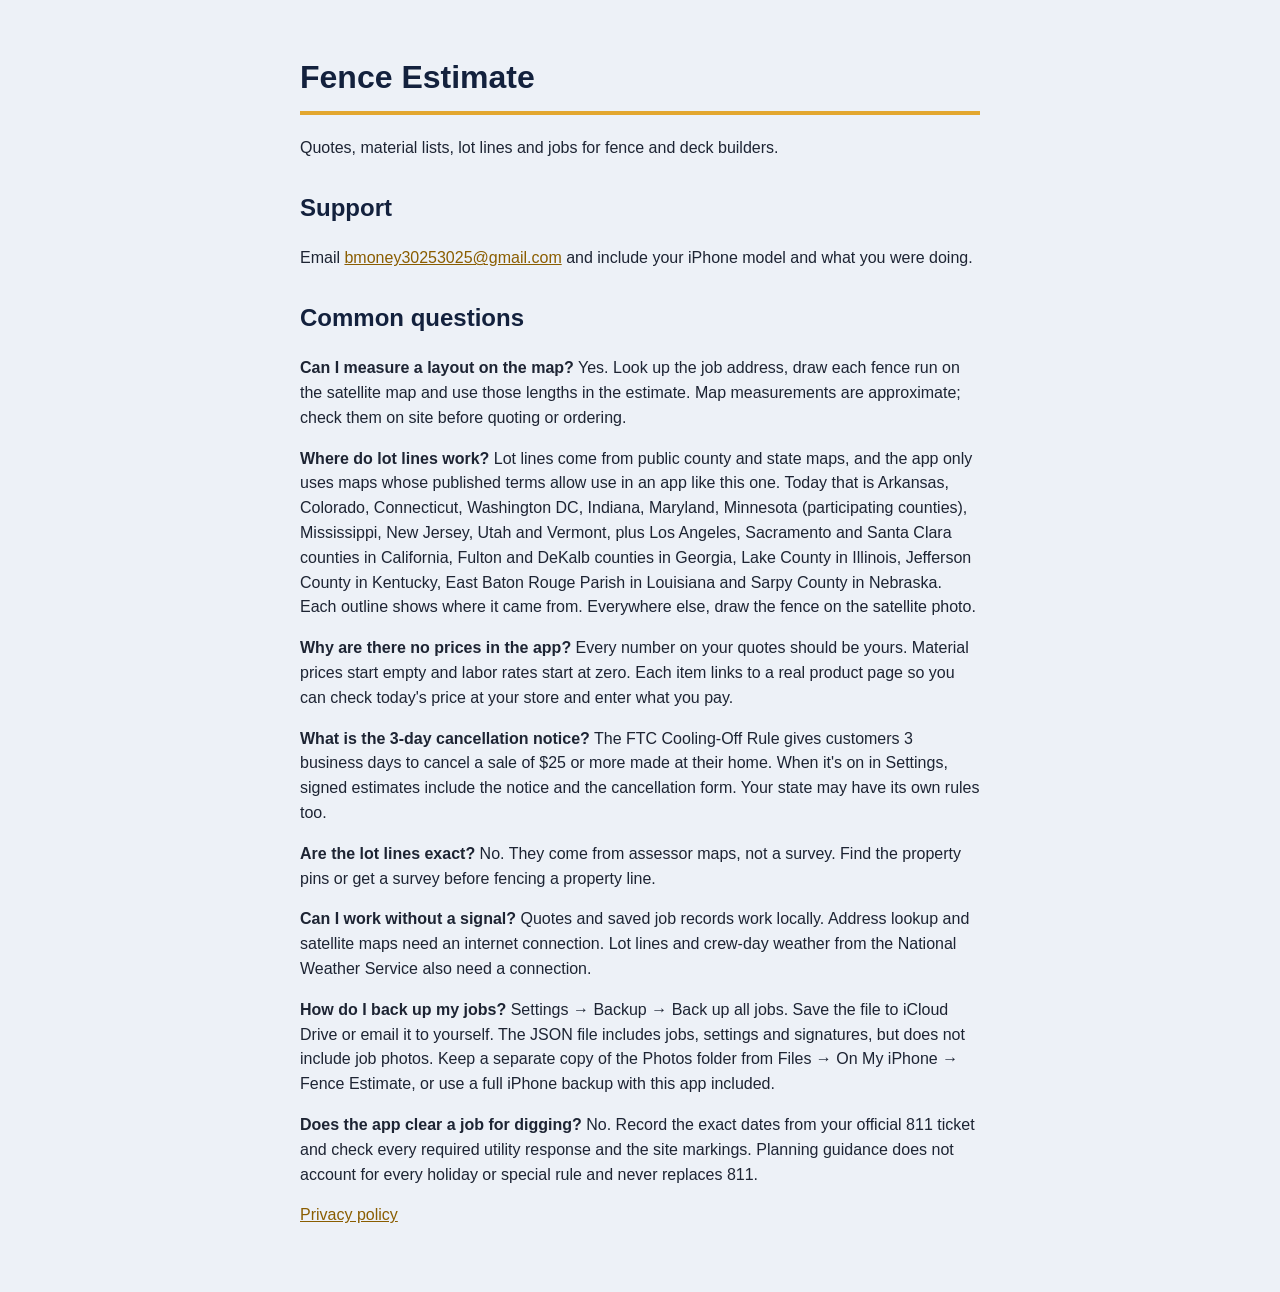
<file: fence-estimate/index.html>
<!doctype html>
<html lang="en"><head><meta charset="utf-8"><meta name="viewport" content="width=device-width, initial-scale=1">
<title>Fence Estimate support</title><link rel="stylesheet" href="style.css"></head>
<body><main>
<h1>Fence Estimate</h1>
<p>Quotes, material lists, lot lines and jobs for fence and deck builders.</p>
<h2>Support</h2>
<p>Email <a href="mailto:bmoney30253025@gmail.com?subject=Fence%20Estimate%20support">bmoney30253025@gmail.com</a> and include your iPhone model and what you were doing.</p>
<h2>Common questions</h2>
<p><strong>Can I measure a layout on the map?</strong> Yes. Look up the job address, draw each fence run on the satellite map and use those lengths in the estimate. Map measurements are approximate; check them on site before quoting or ordering.</p>
<p><strong>Where do lot lines work?</strong> Lot lines come from public county and state maps, and the app only uses maps whose published terms allow use in an app like this one. Today that is Arkansas, Colorado, Connecticut, Washington DC, Indiana, Maryland, Minnesota (participating counties), Mississippi, New Jersey, Utah and Vermont, plus Los Angeles, Sacramento and Santa Clara counties in California, Fulton and DeKalb counties in Georgia, Lake County in Illinois, Jefferson County in Kentucky, East Baton Rouge Parish in Louisiana and Sarpy County in Nebraska. Each outline shows where it came from. Everywhere else, draw the fence on the satellite photo.</p>
<p><strong>Why are there no prices in the app?</strong> Every number on your quotes should be yours. Material prices start empty and labor rates start at zero. Each item links to a real product page so you can check today's price at your store and enter what you pay.</p>
<p><strong>What is the 3-day cancellation notice?</strong> The FTC Cooling-Off Rule gives customers 3 business days to cancel a sale of $25 or more made at their home. When it's on in Settings, signed estimates include the notice and the cancellation form. Your state may have its own rules too.</p>
<p><strong>Are the lot lines exact?</strong> No. They come from assessor maps, not a survey. Find the property pins or get a survey before fencing a property line.</p>
<p><strong>Can I work without a signal?</strong> Quotes and saved job records work locally. Address lookup and satellite maps need an internet connection. Lot lines and crew-day weather from the National Weather Service also need a connection.</p>
<p><strong>How do I back up my jobs?</strong> Settings → Backup → Back up all jobs. Save the file to iCloud Drive or email it to yourself. The JSON file includes jobs, settings and signatures, but does not include job photos. Keep a separate copy of the Photos folder from Files → On My iPhone → Fence Estimate, or use a full iPhone backup with this app included.</p>
<p><strong>Does the app clear a job for digging?</strong> No. Record the exact dates from your official 811 ticket and check every required utility response and the site markings. Planning guidance does not account for every holiday or special rule and never replaces 811.</p>
<p><a href="privacy.html">Privacy policy</a></p>
</main></body></html>
</file>
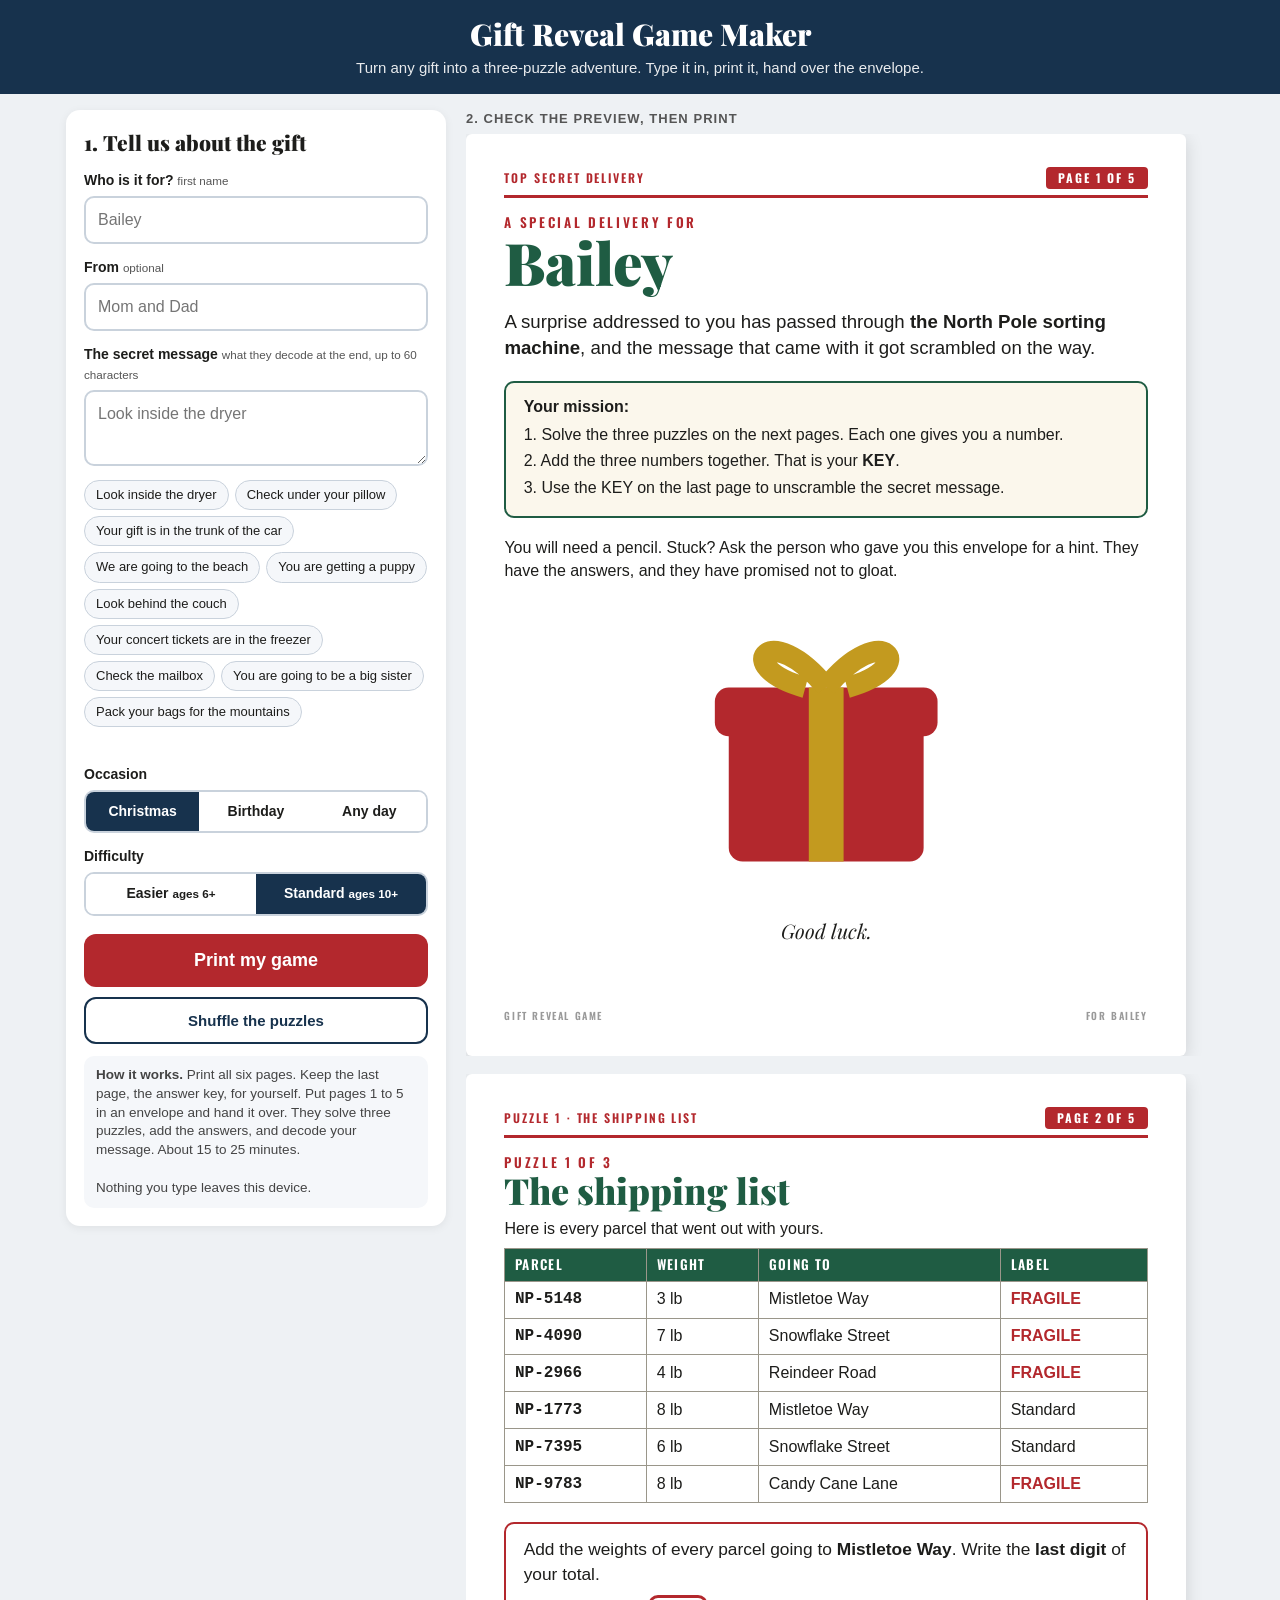
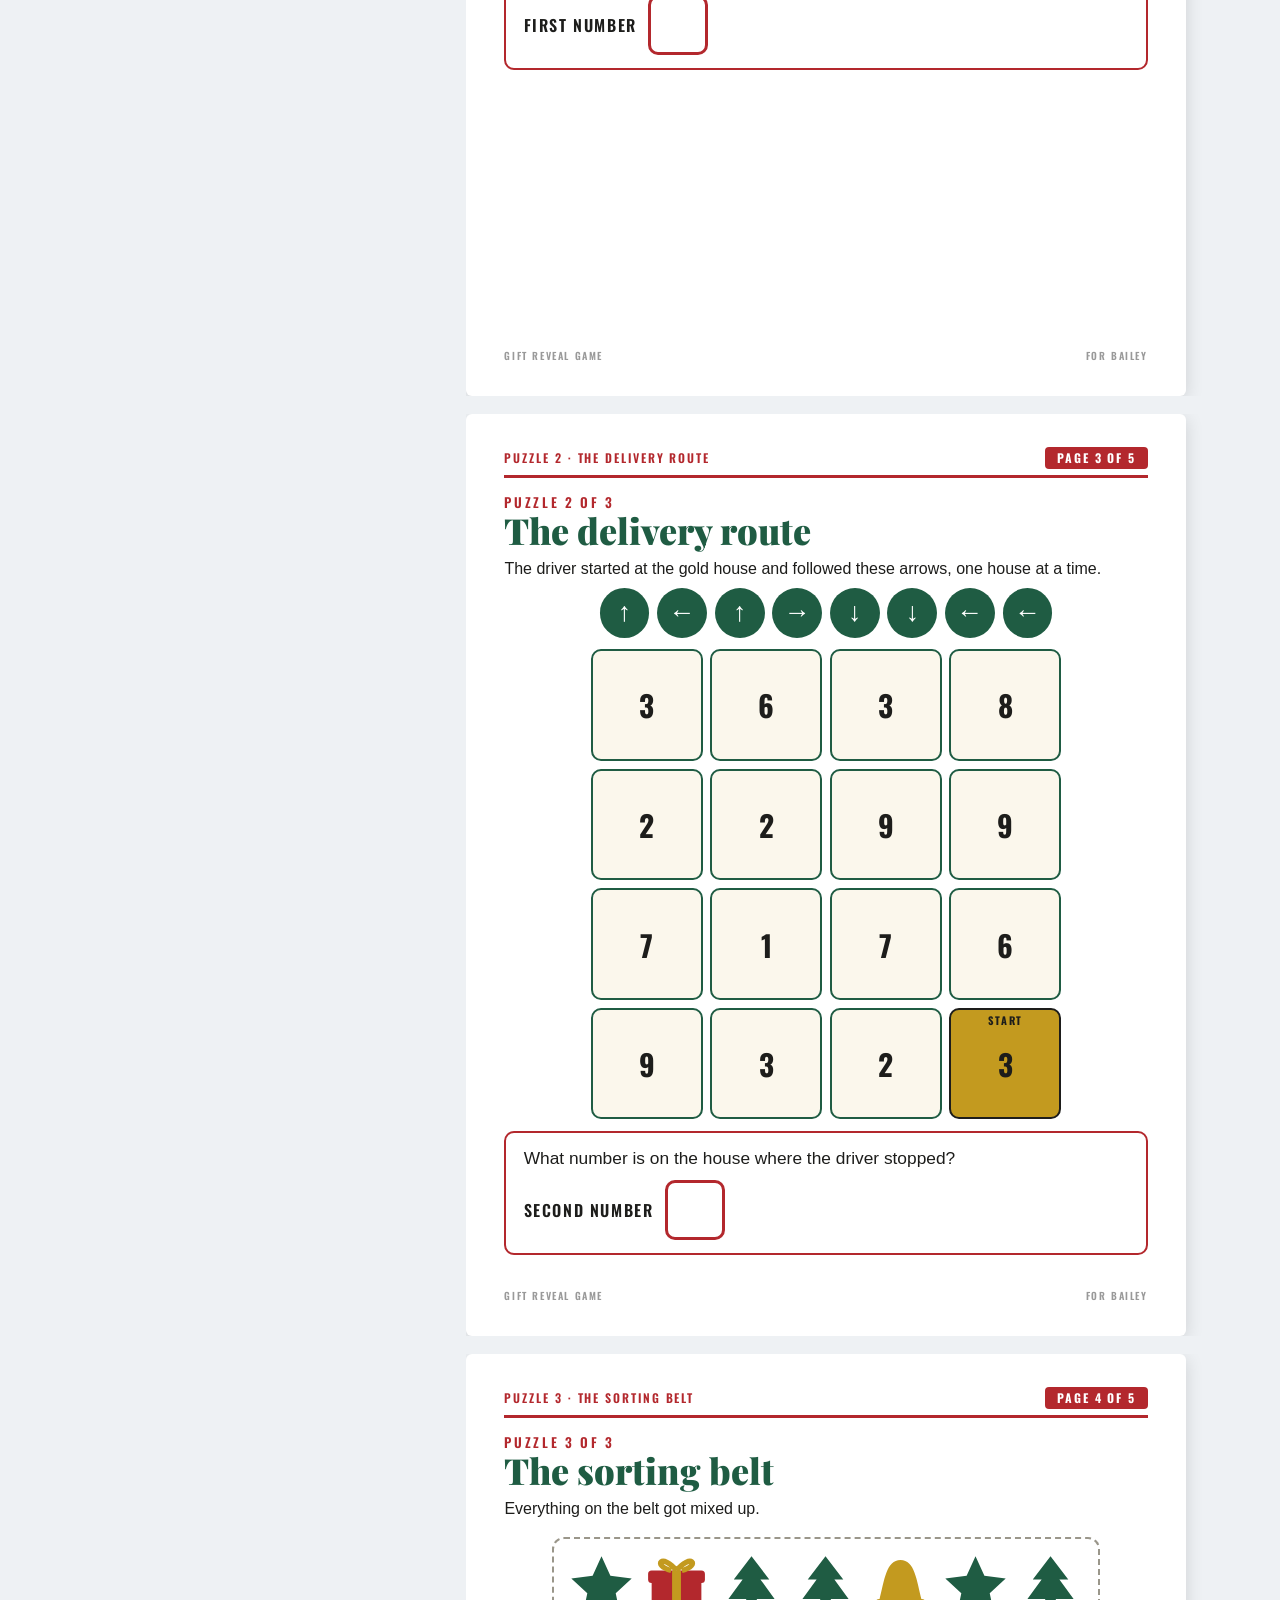
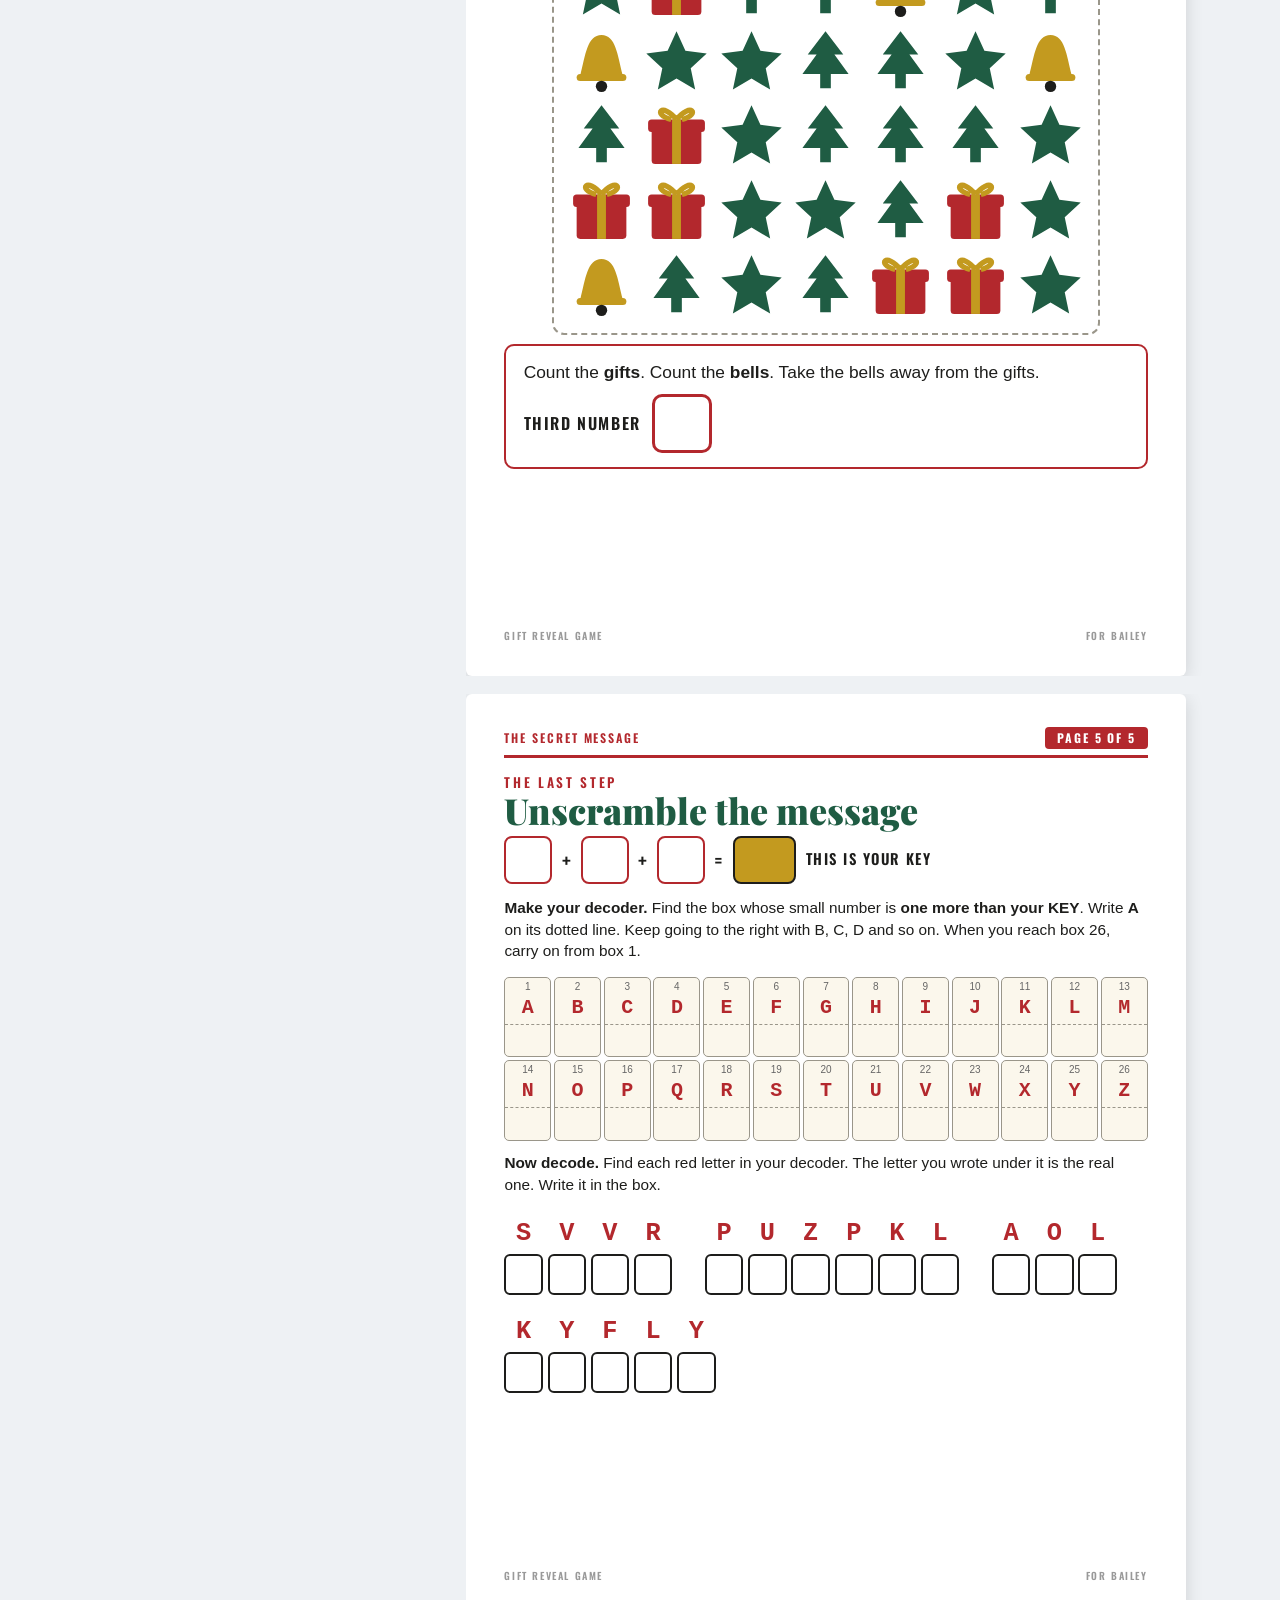
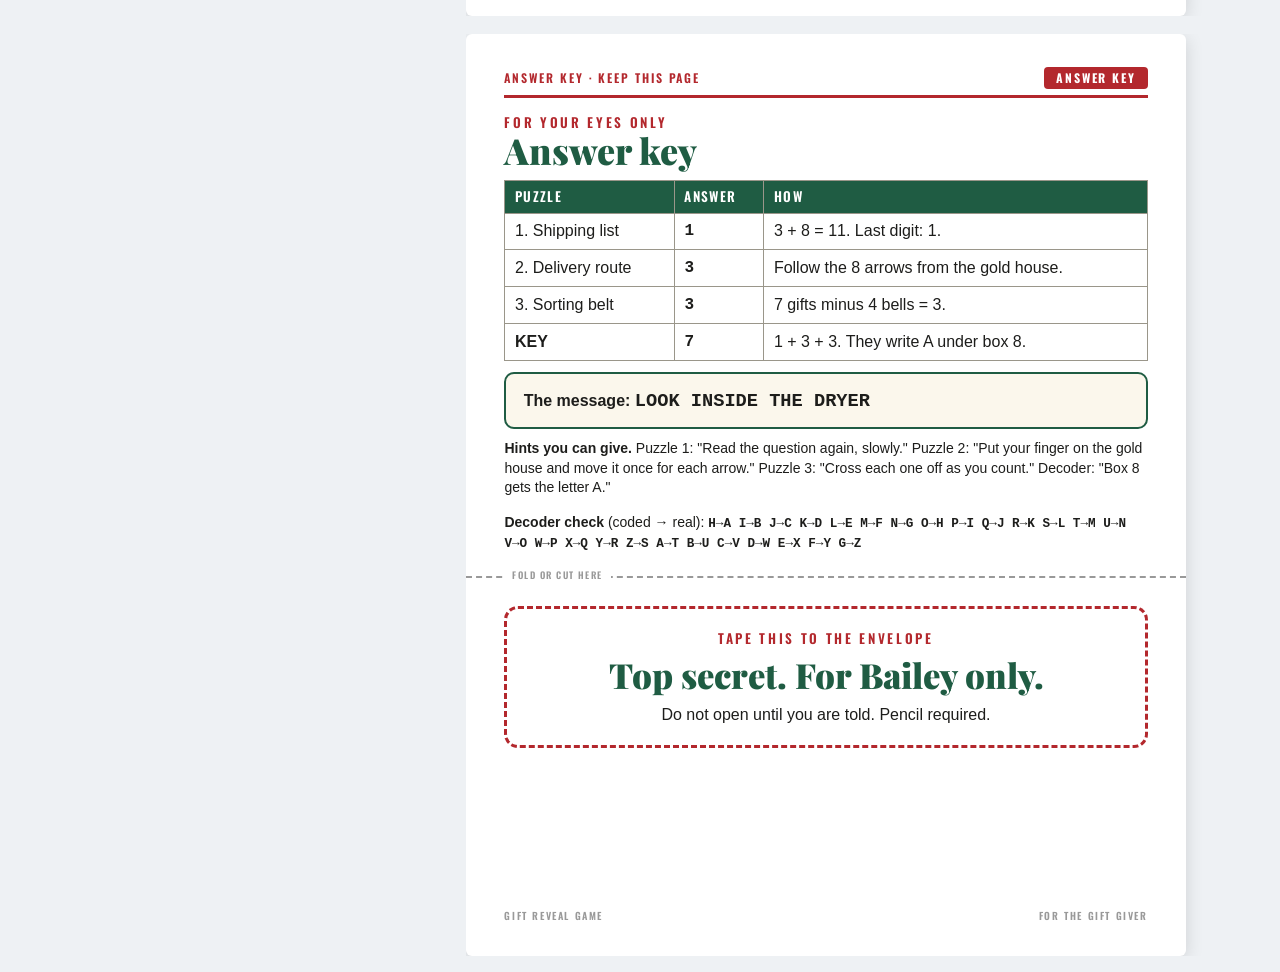
<file: gift-reveal-maker/index.html>
<!doctype html>
<html lang="en"><head><meta charset="utf-8"><meta name="viewport" content="width=device-width,initial-scale=1"><meta name="robots" content="noindex,nofollow">
<title>Gift Reveal Game Maker</title>
<style>
@font-face{font-family:'Playfair';src:url([data-uri]) format('woff2');font-weight:900;font-style:normal}
@font-face{font-family:'Playfair';src:url([data-uri]) format('woff2');font-weight:400;font-style:italic}
@font-face{font-family:'Oswald';src:url([data-uri]) format('woff2');font-weight:600;font-style:normal}
@font-face{font-family:'Oswald';src:url([data-uri]) format('woff2');font-weight:700;font-style:normal}
:root{--a:#b3282d;--b:#1f5c43;--g:#c39a1f;--ink:#1d1d1b;--paper:#fbf7ec}
body.birthday{--a:#d6336c;--b:#1c5fa8;--g:#e8a100} body.any{--a:#17324d;--b:#17324d;--g:#c39a1f}
*{box-sizing:border-box} html,body{margin:0} body{font-family:Inter,"Segoe UI",Helvetica,Arial,sans-serif;color:var(--ink);background:#eef1f4;font-size:16px;line-height:1.4}
header{background:#17324d;color:#fff;padding:18px 16px 16px;text-align:center} header h1{font-family:Playfair,Georgia,serif;font-weight:900;font-size:30px;margin:0;line-height:1.1} header p{margin:6px 0 0;opacity:.9;font-size:15px}
.wrap{max-width:1180px;margin:0 auto;padding:16px;display:grid;grid-template-columns:380px 1fr;gap:20px;align-items:start} @media(max-width:900px){.wrap{grid-template-columns:1fr}}
.wrap>*{min-width:0} .panel{background:#fff;border-radius:14px;padding:18px;box-shadow:0 2px 10px #0001} .panel h2{font-family:Playfair,Georgia,serif;font-size:21px;margin:0 0 10px}
label{display:block;font-weight:700;font-size:14px;margin:14px 0 5px} label small{font-weight:400;color:#555}
input[type=text],textarea{width:100%;font:inherit;padding:11px 12px;border:2px solid #c9d2dc;border-radius:10px;background:#fff} textarea{min-height:76px;resize:vertical} input:focus,textarea:focus{outline:none;border-color:#17324d}
.seg{display:flex;border:2px solid #c9d2dc;border-radius:10px;overflow:hidden} .seg button{flex:1;font:inherit;font-weight:600;font-size:14px;padding:10px 6px;border:0;background:#fff;cursor:pointer;color:var(--ink)} .seg button.on{background:#17324d;color:#fff}
.ideas{display:flex;flex-wrap:wrap;gap:6px;margin-top:8px} .ideas button{font:inherit;font-size:13px;border:1.5px solid #c9d2dc;background:#f5f7fa;border-radius:999px;padding:5px 11px;cursor:pointer;color:var(--ink)}
.go{width:100%;font:inherit;font-weight:800;font-size:18px;padding:14px;border:0;border-radius:12px;background:#b3282d;color:#fff;cursor:pointer;margin-top:18px} .go.alt{background:#fff;color:#17324d;border:2px solid #17324d;margin-top:10px;font-size:15px;padding:11px}
.warn{color:#b3282d;font-size:14px;margin-top:6px;min-height:18px} .tip{font-size:13.5px;color:#444;margin-top:12px;background:#f5f7fa;border-radius:10px;padding:10px 12px}
#prev{display:flex;flex-direction:column;gap:18px;align-items:center} .scale{width:100%;overflow:hidden} .lab{font-size:13px;font-weight:700;color:#555;letter-spacing:.08em;text-transform:uppercase;margin:0 0 6px}
/* sheets */
.sheet{width:7.5in;min-height:9.6in;background:#fff;padding:.34in .4in;border-radius:6px;box-shadow:0 4px 18px #0002;position:relative;display:flex;flex-direction:column;transform-origin:0 0;color:var(--ink)}
.sheet .top{display:flex;justify-content:space-between;align-items:center;border-bottom:3px solid var(--a);padding-bottom:.06in;margin-bottom:.16in;font-family:Oswald,Arial Narrow,sans-serif;font-weight:600;letter-spacing:.16em;text-transform:uppercase;font-size:9pt;color:var(--a)}
.sheet .top b{background:var(--a);color:#fff;padding:.03in .12in;border-radius:4px}
.sheet h3{font-family:Playfair,Georgia,serif;font-weight:900;font-size:27pt;line-height:1.05;margin:0;color:var(--b)} .sheet .kick{font-family:Oswald,Arial Narrow,sans-serif;font-weight:600;letter-spacing:.2em;text-transform:uppercase;font-size:10pt;color:var(--a)}
.sheet p{margin:.08in 0;font-size:12pt} .box{border:2px solid var(--b);border-radius:10px;padding:.14in .18in;background:var(--paper)} .box.q{border-color:var(--a);background:#fff;font-size:13pt}
.ans{display:inline-flex;align-items:center;gap:.12in;margin-top:.1in;font-family:Oswald,Arial Narrow,sans-serif;font-weight:600;letter-spacing:.1em;font-size:12pt} .ans i{display:inline-block;width:.62in;height:.62in;border:3px solid var(--a);border-radius:10px;background:#fff}
.sheet table{border-collapse:collapse;width:100%;font-size:12pt} .sheet td,.sheet th{border:1.5px solid #9a968a;padding:.07in .1in;text-align:left} .sheet th{background:var(--b);color:#fff;font-family:Oswald,Arial Narrow,sans-serif;font-weight:600;letter-spacing:.1em;text-transform:uppercase;font-size:10pt}
.mono{font-family:"Courier New",monospace;font-weight:700} .foot{margin-top:auto;padding-top:.12in;font-family:Oswald,Arial Narrow,sans-serif;font-size:7.5pt;letter-spacing:.16em;text-transform:uppercase;color:#999;display:flex;justify-content:space-between}
.grid{display:grid;gap:.08in;margin:.12in auto} .house{aspect-ratio:1;border:2px solid var(--b);border-radius:10px;background:var(--paper);display:flex;flex-direction:column;align-items:center;justify-content:center;font-family:Oswald,Arial Narrow,sans-serif;font-weight:700;font-size:22pt;position:relative} .house.start{background:var(--g);border-color:var(--ink)} .house small{font-size:8pt;letter-spacing:.14em;position:absolute;top:.04in}
.moves{display:flex;flex-wrap:wrap;gap:.08in;justify-content:center} .moves span{width:.52in;height:.52in;border-radius:50%;background:var(--b);color:#fff;font-size:20pt;display:flex;align-items:center;justify-content:center;font-weight:700}
.field{display:grid;gap:.04in;margin:.1in auto;padding:.12in;border:2px dashed #9a968a;border-radius:12px} .field svg{width:100%;height:auto;display:block}
.code{display:flex;flex-wrap:wrap;gap:.2in .34in;margin:.14in 0} .word{display:flex;gap:.05in} .ltr{width:.4in;text-align:center} .ltr b{display:block;font-family:"Courier New",monospace;font-size:19pt;font-weight:700;color:var(--a)} .ltr i{display:block;height:.42in;border:2px solid var(--ink);border-radius:6px;margin-top:.03in;background:#fff} .ltr.p b{color:var(--ink)} .ltr.p i{border:0;background:none}
.code.sm{gap:.14in .26in} .code.sm .ltr{width:.32in} .code.sm .ltr b{font-size:15pt} .code.sm .ltr i{height:.33in}
.ruler{display:grid;grid-template-columns:repeat(13,1fr);gap:.03in;margin-top:.08in} .ruler div{text-align:center;border:1.5px solid #9a968a;border-radius:5px;padding:.02in 0 .04in;background:var(--paper)} .ruler small{display:block;font-size:7.5pt;color:#666} .ruler b{display:block;font-family:"Courier New",monospace;font-size:15pt;color:var(--a)} .ruler i{display:block;height:.3in;border-top:1.5px dashed #9a968a;margin-top:.02in}
.sum{display:flex;align-items:center;gap:.1in;font-family:Oswald,Arial Narrow,sans-serif;font-weight:600;font-size:15pt;margin:.06in 0} .sum i{display:inline-block;width:.5in;height:.5in;border:2.5px solid var(--a);border-radius:8px} .sum i.k{background:var(--g);border-color:var(--ink);width:.66in}
.env{border:3px dashed var(--a);border-radius:14px;padding:.2in;text-align:center;margin-top:.14in} .cut{border-top:2px dashed #999;margin:.16in -.4in;position:relative} .cut:after{content:"FOLD OR CUT HERE";position:absolute;left:.4in;top:-.09in;background:#fff;font-family:Oswald,Arial Narrow,sans-serif;font-size:7pt;letter-spacing:.16em;color:#999;padding:0 .08in}
@media print{ @page{margin:.45in} body{background:#fff} header,.panel,.lab,.noprint{display:none!important} .wrap{display:block;padding:0;max-width:none} #prev{display:block} .scale{overflow:visible;height:auto!important;width:auto}
 .sheet{box-shadow:none;border-radius:0;transform:none!important;margin:0 auto;padding:0;min-height:0;height:9.55in;width:100%;max-width:7.5in;break-after:page;page-break-after:always;-webkit-print-color-adjust:exact;print-color-adjust:exact} .sheet:last-child{break-after:auto;page-break-after:auto} }
</style></head><body class="christmas">
<header><h1>Gift Reveal Game Maker</h1><p>Turn any gift into a three-puzzle adventure. Type it in, print it, hand over the envelope.</p></header>
<div class="wrap">
 <div class="panel"><h2>1. Tell us about the gift</h2>
  <label>Who is it for? <small>first name</small></label><input type="text" id="who" maxlength="18" placeholder="Bailey">
  <label>From <small>optional</small></label><input type="text" id="from" maxlength="24" placeholder="Mom and Dad">
  <label>The secret message <small>what they decode at the end, up to 60 characters</small></label><textarea id="msg" maxlength="60" placeholder="Look inside the dryer"></textarea>
  <div class="ideas" id="ideas"></div><div class="warn" id="warn"></div>
  <label>Occasion</label><div class="seg" id="occ"><button data-v="christmas" class="on">Christmas</button><button data-v="birthday">Birthday</button><button data-v="any">Any day</button></div>
  <label>Difficulty</label><div class="seg" id="lvl"><button data-v="easy">Easier <small>ages 6+</small></button><button data-v="std" class="on">Standard <small>ages 10+</small></button></div>
  <button class="go" id="print">Print my game</button><button class="go alt" id="shuf">Shuffle the puzzles</button>
  <div class="tip"><b>How it works.</b> Print all six pages. Keep the last page, the answer key, for yourself. Put pages 1 to 5 in an envelope and hand it over. They solve three puzzles, add the answers, and decode your message. About 15 to 25 minutes.<br><br>Nothing you type leaves this device.</div></div>
 <div><p class="lab noprint">2. Check the preview, then print</p><div id="prev"></div></div>
</div>
<script>
const $=s=>document.querySelector(s);
const IDEAS=["Look inside the dryer","Check under your pillow","Your gift is in the trunk of the car","We are going to the beach","You are getting a puppy","Look behind the couch","Your concert tickets are in the freezer","Check the mailbox","You are going to be a big sister","Pack your bags for the mountains"];
const ST={occ:'christmas',lvl:'std',nonce:1};
try{const s=JSON.parse(localStorage.getItem('giftReveal1')||'null'); if(s){Object.assign(ST,s.ST||{}); window._saved=s}}catch(e){}
function rng(seed){let s=seed>>>0;return()=>{s=(s*1664525+1013904223)>>>0;return s/4294967296}}
function hash(str){let h=2166136261;for(const c of str){h^=c.charCodeAt(0);h=Math.imul(h,16777619)}return h>>>0}
const pick=(r,a)=>a[Math.floor(r()*a.length)], shuffle=(r,a)=>{a=a.slice();for(let i=a.length-1;i>0;i--){const j=Math.floor(r()*(i+1));[a[i],a[j]]=[a[j],a[i]]}return a};
const esc=s=>String(s).replace(/[&<>"]/g,c=>({'&':'&amp;','<':'&lt;','>':'&gt;','"':'&quot;'}[c]));
const IC={gift:c=>`<svg viewBox="0 0 40 40"><rect x="6" y="16" width="28" height="20" rx="2" fill="${c.a}"/><rect x="4" y="11" width="32" height="7" rx="2" fill="${c.a}"/><rect x="17.5" y="11" width="5" height="25" fill="${c.g}"/><path d="M20 11C12 1 6 8 17 11M20 11C28 1 34 8 23 11" fill="none" stroke="${c.g}" stroke-width="3"/></svg>`,
 bell:c=>`<svg viewBox="0 0 40 40"><path d="M20 5C12 5 11 16 8 28H32C29 16 28 5 20 5Z" fill="${c.g}"/><rect x="6" y="27" width="28" height="4" rx="2" fill="${c.g}"/><circle cx="20" cy="34" r="3.2" fill="${c.ink}"/></svg>`,
 star:c=>`<svg viewBox="0 0 40 40"><path d="M20 3l5 11 12 1.5-9 8.3 2.5 12L20 29.6 9.500 35.800l2.500-12-9-8.300 12-1.500z" fill="${c.b}"/></svg>`,
 tree:c=>`<svg viewBox="0 0 40 40"><path d="M20 3L10 16h5L7 27h10v8h6v-8h10L25 16h5Z" fill="${c.b}"/></svg>`,
 heart:c=>`<svg viewBox="0 0 40 40"><path d="M20 35C4 23 5 9 13 8c4-.5 7 3 7 6 0-3 3-6.500 7-6 8 1 9 15-7 27Z" fill="${c.a}"/></svg>`};
const STREETS={christmas:["Candy Cane Lane","Snowflake Street","Reindeer Road","Mistletoe Way"],birthday:["Balloon Boulevard","Confetti Court","Candle Lane","Party Place"],any:["Maple Street","Harbor Road","Sunset Lane","Garden Way"]};
const DEPOT={christmas:"the North Pole sorting machine",birthday:"the Birthday Delivery Depot",any:"the Surprise Delivery Depot"};
function build(){
 const who=($('#who').value.trim()||'Bailey'), from=$('#from').value.trim(), raw=($('#msg').value.trim()||'Look inside the dryer');
 const msg=raw.toUpperCase().replace(/[^A-Z0-9 .,!?'&-]/g,'').replace(/\s+/g,' ').trim().slice(0,60); const easy=ST.lvl==='easy';
 const letters=(msg.match(/[A-Z]/g)||[]).length; $('#warn').textContent=letters<3?'Type a message with at least three letters.':(raw.length>45?'Long messages take longer to decode. Shorter is more fun.':'');
 let G;
 for(let t=0;t<400;t++){ const r=rng(hash(who+'|'+msg+'|'+ST.occ+'|'+ST.lvl+'|'+ST.nonce+'|'+t));
  // puzzle 1: manifest
  const st=shuffle(r,STREETS[ST.occ]), mine=st[0]; const rows=[...Array(easy?5:6)].map((_,i)=>({id:'NP-'+(1000+Math.floor(r()*9000)),w:1+Math.floor(r()*9),st:pick(r,st),frag:r()<.45}));
  let d1,q1,how1; if(easy){ d1=rows.filter(x=>x.frag).length; q1=`How many parcels are marked FRAGILE?`; how1=`Count the rows that say FRAGILE: ${d1}.` }
  else{ const m=rows.filter(x=>x.st===mine), s=m.reduce((a,x)=>a+x.w,0); d1=s%10; q1=`Add the weights of every parcel going to <b>${mine}</b>. Write the <b>last digit</b> of your total.`; how1=`${m.map(x=>x.w).join(' + ')||0} = ${s}. Last digit: ${d1}.` }
  // puzzle 2: route
  const n=easy?3:4, nums=easy?shuffle(r,[1,2,3,4,5,6,7,8,9]):[...Array(16)].map(()=>1+Math.floor(r()*9)); let pos=Math.floor(r()*n*n), start=pos, mv=[]; const want=easy?5:8;
  for(let k=0;k<60&&mv.length<want;k++){ const d=pick(r,['↑','↓','←','→']), x=pos%n,y=Math.floor(pos/n); const nx=x+(d==='→')-(d==='←'), ny=y+(d==='↓')-(d==='↑'); if(nx<0||ny<0||nx>=n||ny>=n) continue; const last=mv[mv.length-1]; if(last&&'↑↓←→'['↓↑→←'.indexOf(last)]===d) continue; pos=ny*n+nx; mv.push(d) }
  const d2=nums[pos];
  // puzzle 3: sorting
  const cols=easy?5:7, cells=easy?20:35, gifts=easy?3+Math.floor(r()*7):6+Math.floor(r()*8), bells=easy?2+Math.floor(r()*4):2+Math.floor(r()*5); const third=ST.occ==='christmas'?'tree':ST.occ==='birthday'?'heart':'star';
  let f=[...Array(gifts).fill('gift'),...Array(bells).fill('bell')]; while(f.length<cells) f.push(r()<.5?third:'star'); if(f.length>cells) continue; f=shuffle(r,f);
  const d3=easy?gifts:gifts-bells, q3=easy?`Count the <b>gifts</b>. Only the gifts.`:`Count the <b>gifts</b>. Count the <b>bells</b>. Take the bells away from the gifts.`, how3=easy?`There are ${gifts} gifts.`:`${gifts} gifts minus ${bells} bells = ${d3}.`;
  const key=d1+d2+d3; if(d1<1||d1>9||d3<1||d3>9||key<4||key>25||mv.length<want||pos===start||(!easy&&rows.filter(x=>x.st===mine).length<2)) continue;
  G={who,from,msg,easy,rows,mine,d1,q1,how1,n,nums,start,mv,d2,end:pos,f,cols,d3,q3,how3,key}; break }
 return G }
function sheet(n,title,inner,tag){return `<div class="sheet"><div class="top"><span>${title}</span><b>${tag||('Page '+n+' of 5')}</b></div>${inner}<div class="foot"><span>Gift Reveal Game</span><span>${tag?'For the gift giver':'For '+esc(G.who)}</span></div></div>`}
let G;
function render(){ document.body.className=ST.occ; G=build(); if(!G) return; const cs=getComputedStyle(document.body), c={a:cs.getPropertyValue('--a').trim(),b:cs.getPropertyValue('--b').trim(),g:cs.getPropertyValue('--g').trim(),ink:'#1d1d1b'};
 const ans=l=>`<div class="ans">${l} <i></i></div>`, shift=G.key%26, A='ABCDEFGHIJKLMNOPQRSTUVWXYZ';
 const P=[];
 P.push(sheet(1,'Top secret delivery',`<div class="kick">A special delivery for</div><h3 style="font-size:44pt">${esc(G.who)}</h3>
  <p style="font-size:14pt;margin-top:.16in">A surprise addressed to you has passed through <b>${DEPOT[ST.occ]}</b>, and the message that came with it got scrambled on the way.</p>
  <div class="box" style="margin:.12in 0"><p style="margin:0 0 .06in"><b>Your mission:</b></p><p style="margin:.04in 0">1. Solve the three puzzles on the next pages. Each one gives you a number.</p><p style="margin:.04in 0">2. Add the three numbers together. That is your <b>KEY</b>.</p><p style="margin:.04in 0">3. Use the KEY on the last page to unscramble the secret message.</p></div>
  <p>You will need a pencil. Stuck? Ask the person who gave you this envelope for a hint. They have the answers, and they have promised not to gloat.</p>
  <div style="margin:.22in auto .14in;width:2.9in">${IC.gift(c)}</div>
  <p style="text-align:center;font-family:Playfair,Georgia,serif;font-style:italic;font-size:15pt">${G.from?'With love from '+esc(G.from):'Good luck.'}</p>`));
 P.push(sheet(2,'Puzzle 1 · The shipping list',`<div class="kick">Puzzle 1 of 3</div><h3>The shipping list</h3><p>Here is every parcel that went out with yours.</p>
  <table><tr><th>Parcel</th><th>Weight</th><th>Going to</th><th>Label</th></tr>${G.rows.map(x=>`<tr><td class="mono">${x.id}</td><td>${x.w} lb</td><td>${x.st}</td><td>${x.frag?'<b style="color:'+c.a+'">FRAGILE</b>':'Standard'}</td></tr>`).join('')}</table>
  <div class="box q" style="margin-top:.2in">${G.q1}<br>${ans('FIRST NUMBER')}</div>`));
 P.push(sheet(3,'Puzzle 2 · The delivery route',`<div class="kick">Puzzle 2 of 3</div><h3>The delivery route</h3><p>The driver started at the gold house and followed these arrows, one house at a time.</p>
  <div class="moves">${G.mv.map(m=>`<span>${m}</span>`).join('')}</div>
  <div class="grid" style="grid-template-columns:repeat(${G.n},1fr);width:${G.n===3?'4.3in':'4.9in'}">${G.nums.map((v,i)=>`<div class="house ${i===G.start?'start':''}">${i===G.start?'<small>START</small>':''}${v}</div>`).join('')}</div>
  <div class="box q">What number is on the house where the driver stopped?<br>${ans('SECOND NUMBER')}</div>`));
 P.push(sheet(4,'Puzzle 3 · The sorting belt',`<div class="kick">Puzzle 3 of 3</div><h3>The sorting belt</h3><p>Everything on the belt got mixed up.</p>
  <div class="field" style="grid-template-columns:repeat(${G.cols},1fr);width:${G.easy?'4.6in':'5.7in'}">${G.f.map(k=>IC[k](c)).join('')}</div>
  <div class="box q">${G.q3}<br>${ans('THIRD NUMBER')}</div>`));
 const words=G.msg.split(' ').map(w=>`<div class="word">${[...w].map(ch=>/[A-Z]/.test(ch)?`<div class="ltr"><b>${A[(A.indexOf(ch)+shift)%26]}</b><i></i></div>`:`<div class="ltr p"><b>${esc(ch)}</b><i></i></div>`).join('')}</div>`).join('');
 P.push(sheet(5,'The secret message',`<div class="kick">The last step</div><h3>Unscramble the message</h3>
  <div class="sum"><i></i>+<i></i>+<i></i>= <i class="k"></i> <span style="font-size:11pt;letter-spacing:.1em">THIS IS YOUR KEY</span></div>
  <p style="font-size:11.5pt"><b>Make your decoder.</b> Find the box whose small number is <b>one more than your KEY</b>. Write <b>A</b> on its dotted line. Keep going to the right with B, C, D and so on. When you reach box 26, carry on from box 1.</p>
  <div class="ruler">${[...A].map((l,i)=>`<div><small>${i+1}</small><b>${l}</b><i></i></div>`).join('')}</div>
  <p style="font-size:11.5pt;margin-top:.12in"><b>Now decode.</b> Find each red letter in your decoder. The letter you wrote under it is the real one. Write it in the box.</p>
  <div class="code ${G.msg.replace(/ /g,'').length>30?'sm':''}">${words}</div>`));
 const map=[...A].map((l,i)=>`${A[(i+shift)%26]}→${l}`);
 P.push(sheet(6,'Answer key · keep this page',`<div class="kick">For your eyes only</div><h3>Answer key</h3>
  <table style="margin-top:.1in"><tr><th>Puzzle</th><th>Answer</th><th>How</th></tr><tr><td>1. Shipping list</td><td class="mono">${G.d1}</td><td>${G.how1}</td></tr><tr><td>2. Delivery route</td><td class="mono">${G.d2}</td><td>Follow the ${G.mv.length} arrows from the gold house.</td></tr><tr><td>3. Sorting belt</td><td class="mono">${G.d3}</td><td>${G.how3}</td></tr><tr><td><b>KEY</b></td><td class="mono">${G.key}</td><td>${G.d1} + ${G.d2} + ${G.d3}. They write A under box ${shift+1}.</td></tr></table>
  <div class="box" style="margin-top:.12in"><b>The message:</b> <span class="mono" style="font-size:14pt">${esc(G.msg)}</span></div>
  <p style="font-size:10.5pt;margin-top:.1in"><b>Hints you can give.</b> Puzzle 1: "Read the question again, slowly." Puzzle 2: "Put your finger on the gold house and move it once for each arrow." Puzzle 3: "Cross each one off as you count." Decoder: "Box ${shift+1} gets the letter A."</p>
  <p style="font-size:10.5pt"><b>Decoder check</b> (coded → real): <span class="mono" style="font-size:9.5pt">${map.join('  ')}</span></p>
  <div class="cut"></div><div class="env"><div class="kick">Tape this to the envelope</div><div style="font-family:Playfair,Georgia,serif;font-weight:900;font-size:26pt;color:${c.b};margin:.04in 0">Top secret. For ${esc(G.who)} only.</div><div style="font-size:12pt">Do not open until you are told. Pencil required.</div></div>`,'Answer key'));
 $('#prev').innerHTML=P.map(p=>`<div class="scale">${p}</div>`).join(''); fit();
 try{localStorage.setItem('giftReveal1',JSON.stringify({ST,who:$('#who').value,from:$('#from').value,msg:$('#msg').value}))}catch(e){}
 window.__G=G }
function fit(){ document.querySelectorAll('.scale').forEach(s=>{const sh=s.firstElementChild, k=Math.min(1,s.clientWidth/720); sh.style.transform=`scale(${k})`; s.style.height=(sh.offsetHeight*k)+'px'}) }
$('#ideas').innerHTML=IDEAS.map(i=>`<button>${i}</button>`).join(''); document.querySelectorAll('#ideas button').forEach(b=>b.onclick=()=>{$('#msg').value=b.textContent;render()});
['#who','#from','#msg'].forEach(s=>$(s).addEventListener('input',render));
[['#occ','occ'],['#lvl','lvl']].forEach(([s,k])=>document.querySelectorAll(s+' button').forEach(b=>b.onclick=()=>{ST[k]=b.dataset.v;document.querySelectorAll(s+' button').forEach(x=>x.classList.toggle('on',x===b));render()}));
$('#shuf').onclick=()=>{ST.nonce++;render()}; $('#print').onclick=()=>window.print(); addEventListener('resize',fit);
if(window._saved){$('#who').value=_saved.who||'';$('#from').value=_saved.from||'';$('#msg').value=_saved.msg||'';[['#occ','occ'],['#lvl','lvl']].forEach(([s,k])=>document.querySelectorAll(s+' button').forEach(x=>x.classList.toggle('on',x.dataset.v===ST[k])))}
window.__set=(o)=>{if(o.who!=null)$('#who').value=o.who;if(o.from!=null)$('#from').value=o.from;if(o.msg!=null)$('#msg').value=o.msg;if(o.occ)ST.occ=o.occ;if(o.lvl)ST.lvl=o.lvl;if(o.nonce)ST.nonce=o.nonce;render();return window.__G};
render();
</script></body></html>
</file>
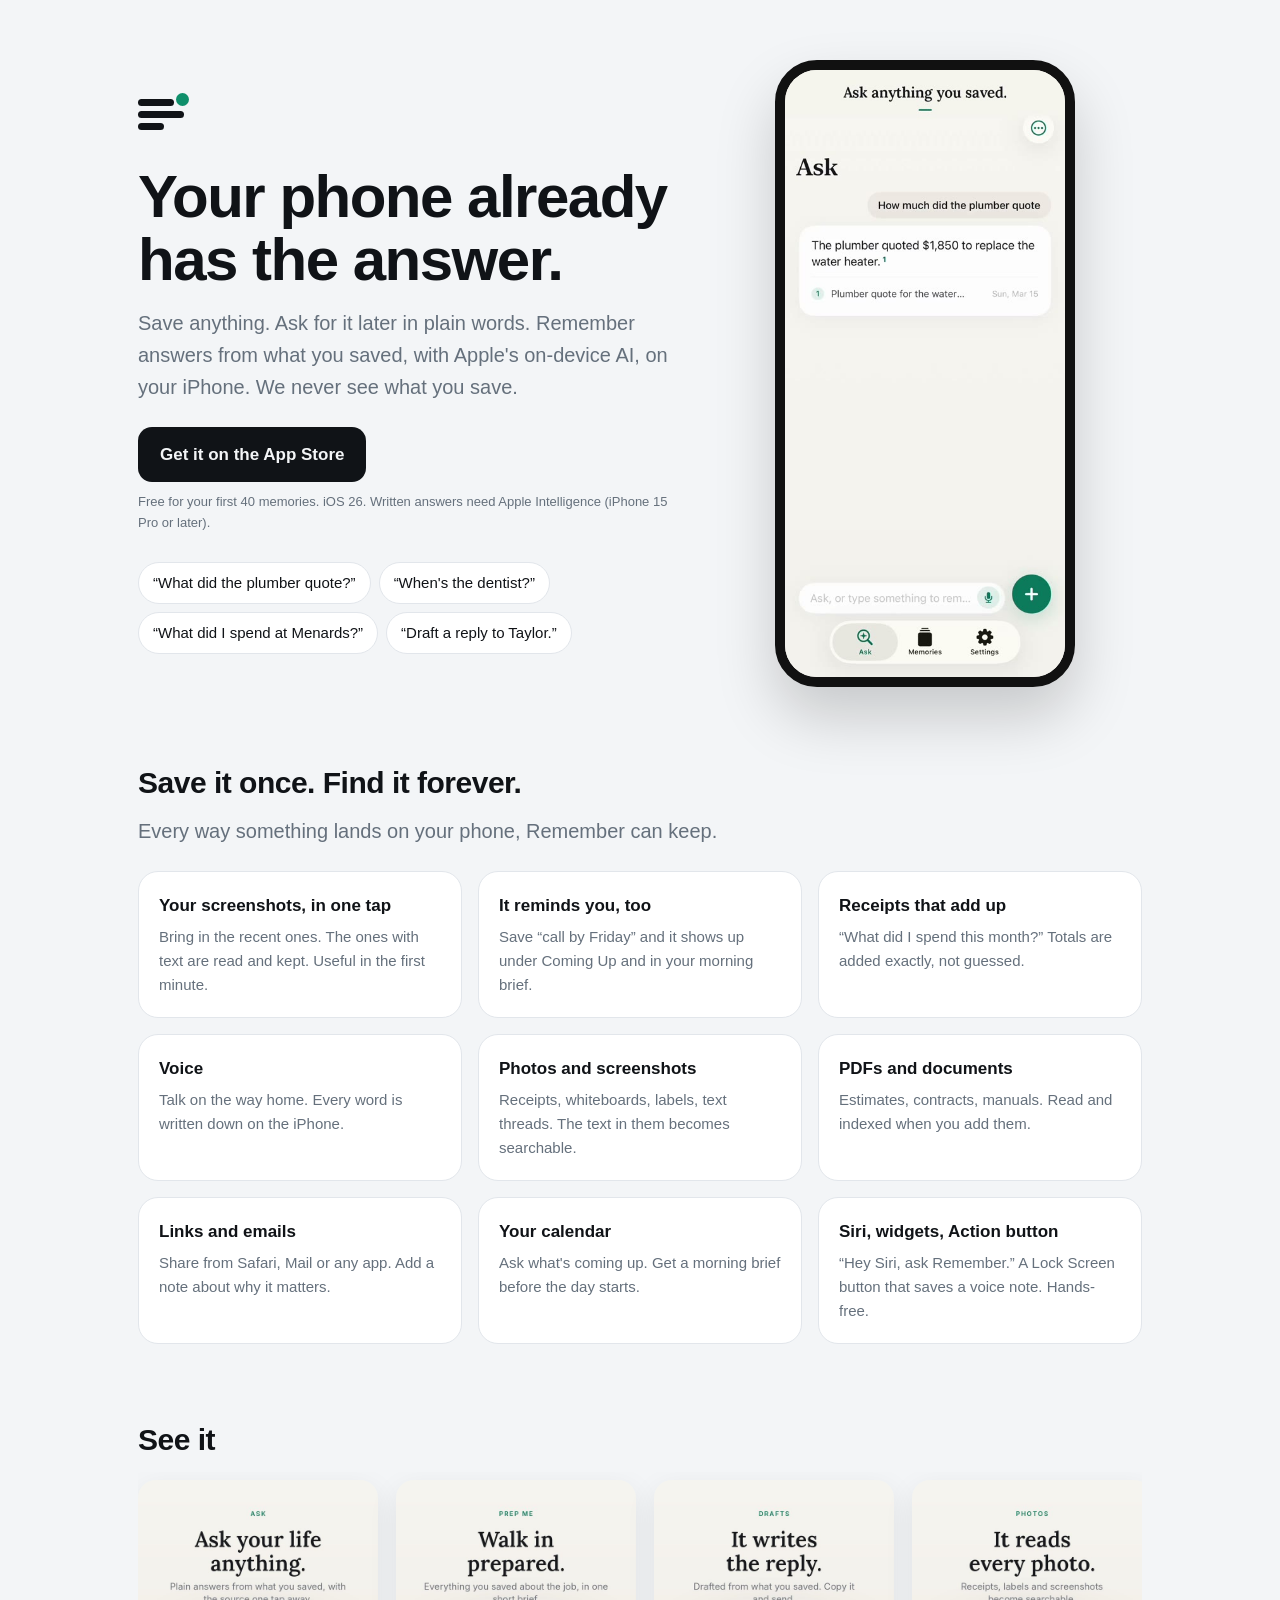
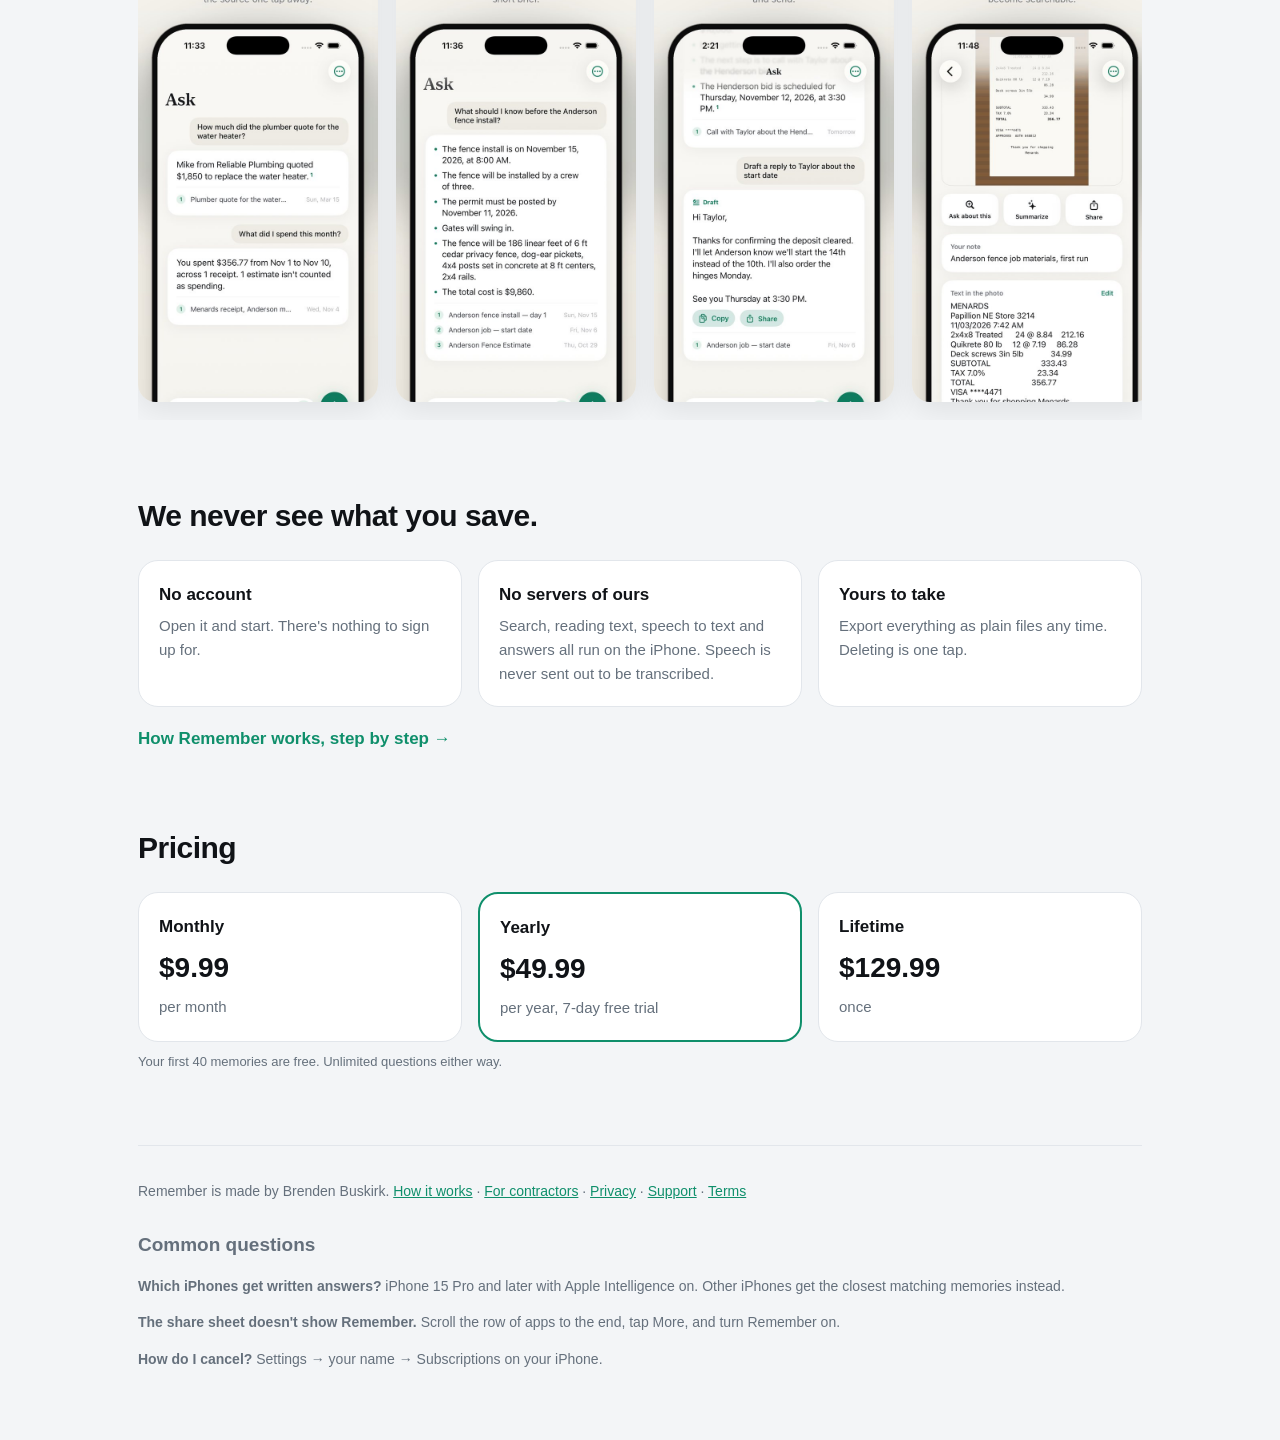
<file: remember/index.html>
<!doctype html>
<html lang="en"><head><meta charset="utf-8"><meta name="viewport" content="width=device-width, initial-scale=1">
<title>Remember - Private AI Memory for iPhone</title>
<meta name="description" content="Save anything. Ask for it later in plain words. Answers come from Apple's on-device AI, so nothing you save ever leaves your iPhone.">
<meta property="og:title" content="Remember - Private AI Memory">
<meta property="og:description" content="Save anything. Ask for it later in plain words. Answered on your iPhone. We never see what you save.">
<meta property="og:image" content="https://bounceback333.github.io/afford-it/remember/img/og.jpg">
<meta property="og:image:width" content="1200"><meta property="og:image:height" content="800">
<meta name="twitter:card" content="summary_large_image">
<meta name="twitter:image" content="https://bounceback333.github.io/afford-it/remember/img/og.jpg">
<link rel="icon" href="img/icon.png">
<link rel="stylesheet" href="style.css">
<style>
main{max-width:1040px}
.hero{display:grid;grid-template-columns:1.1fr .9fr;gap:40px;align-items:center;padding-top:20px}
.hero h1{font-size:clamp(38px,6vw,60px);line-height:1.05;letter-spacing:-1.5px;margin:10px 0 16px}
.lead{font-size:20px;color:var(--muted);margin:0 0 24px}
.cta{display:inline-flex;align-items:center;gap:10px;background:var(--ink);color:var(--bg);padding:14px 22px;border-radius:14px;text-decoration:none;font-weight:600}
.note{font-size:13px;color:var(--muted);margin-top:10px}
.phone{width:100%;max-width:300px;justify-self:center;border-radius:42px;border:10px solid #111;box-shadow:0 30px 60px rgba(0,0,0,.18);display:block;background:#f6f4ef}
.qs{display:flex;flex-wrap:wrap;gap:8px;margin:28px 0 0}
.qs span{background:var(--card);border:1px solid var(--line);padding:8px 14px;border-radius:999px;font-size:15px}
section{margin-top:72px}
section>h2{font-size:30px;letter-spacing:-.5px;margin:0 0 8px}
.grid{display:grid;grid-template-columns:repeat(3,1fr);gap:16px;margin-top:20px}
.card{background:var(--card);border:1px solid var(--line);border-radius:20px;padding:20px}
.card h3{margin:0 0 6px;font-size:17px}.card p{margin:0;color:var(--muted);font-size:15px}
.shots{display:flex;gap:18px;overflow-x:auto;padding:8px 2px 18px;scroll-snap-type:x mandatory}
.shots img{width:240px;flex:none;border-radius:18px;box-shadow:0 10px 30px rgba(0,0,0,.08);scroll-snap-align:start}
.price{display:grid;grid-template-columns:repeat(3,1fr);gap:16px;margin-top:20px}
.price .card b{display:block;font-size:28px;margin:4px 0}
.price .best{border:2px solid var(--accent)}
footer{margin-top:72px;padding-top:20px;border-top:1px solid var(--line);color:var(--muted);font-size:14px}
@media (max-width:760px){.hero{grid-template-columns:1fr}.grid,.price{grid-template-columns:1fr}.phone{max-width:240px}}
</style></head>
<body><main>
<div class="hero">
  <div>
    <span class="mark"><i></i><i></i><i></i><b></b></span>
    <h1>Your phone already has the answer.</h1>
    <p class="lead">Save anything. Ask for it later in plain words. Remember answers from what you saved, with Apple's on-device AI, on your iPhone. We never see what you save.</p>
    <a class="cta" href="https://apps.apple.com/us/search?term=Remember%20Private%20AI%20Memory">Get it on the App Store</a>
    <p class="note">Free for your first 40 memories. iOS 26. Written answers need Apple Intelligence (iPhone 15 Pro or later).</p>
    <div class="qs">
      <span>“What did the plumber quote?”</span><span>“When's the dentist?”</span><span>“What did I spend at Menards?”</span><span>“Draft a reply to Taylor.”</span>
    </div>
  </div>
  <video class="phone" src="img/preview.mp4" poster="img/preview-poster.jpg" autoplay muted loop playsinline aria-label="Remember answering questions, reading a receipt, writing a brief and a reply"></video>
</div>

<section>
  <h2>Save it once. Find it forever.</h2>
  <p class="lead">Every way something lands on your phone, Remember can keep.</p>
  <div class="grid">
    <div class="card"><h3>Your screenshots, in one tap</h3><p>Bring in the recent ones. The ones with text are read and kept. Useful in the first minute.</p></div>
    <div class="card"><h3>It reminds you, too</h3><p>Save “call by Friday” and it shows up under Coming Up and in your morning brief.</p></div>
    <div class="card"><h3>Receipts that add up</h3><p>“What did I spend this month?” Totals are added exactly, not guessed.</p></div>
    <div class="card"><h3>Voice</h3><p>Talk on the way home. Every word is written down on the iPhone.</p></div>
    <div class="card"><h3>Photos and screenshots</h3><p>Receipts, whiteboards, labels, text threads. The text in them becomes searchable.</p></div>
    <div class="card"><h3>PDFs and documents</h3><p>Estimates, contracts, manuals. Read and indexed when you add them.</p></div>
    <div class="card"><h3>Links and emails</h3><p>Share from Safari, Mail or any app. Add a note about why it matters.</p></div>
    <div class="card"><h3>Your calendar</h3><p>Ask what's coming up. Get a morning brief before the day starts.</p></div>
    <div class="card"><h3>Siri, widgets, Action button</h3><p>“Hey Siri, ask Remember.” A Lock Screen button that saves a voice note. Hands-free.</p></div>
  </div>
</section>

<section>
  <h2>See it</h2>
  <div class="shots">
    <img src="img/shot-1.jpg" alt="Ask your life anything: answers with sources"><img src="img/shot-2.jpg" alt="Walk in prepared: a brief before a job"><img src="img/shot-3.jpg" alt="It writes the reply"><img src="img/shot-4.jpg" alt="It reads every photo"><img src="img/shot-5.jpg" alt="It connects the dots"><img src="img/shot-6.jpg" alt="One calm place for everything"><img src="img/shot-7.jpg" alt="Save anything in a tap">
  </div>
</section>

<section>
  <h2>We never see what you save.</h2>
  <div class="grid">
    <div class="card"><h3>No account</h3><p>Open it and start. There's nothing to sign up for.</p></div>
    <div class="card"><h3>No servers of ours</h3><p>Search, reading text, speech to text and answers all run on the iPhone. Speech is never sent out to be transcribed.</p></div>
    <div class="card"><h3>Yours to take</h3><p>Export everything as plain files any time. Deleting is one tap.</p></div>
  </div>
  <p style="margin-top:18px"><a href="how-it-works.html" style="font-weight:600;text-decoration:none">How Remember works, step by step →</a></p>
</section>

<section>
  <h2>Pricing</h2>
  <div class="price">
    <div class="card"><h3>Monthly</h3><b>$9.99</b><p>per month</p></div>
    <div class="card best"><h3>Yearly</h3><b>$49.99</b><p>per year, 7-day free trial</p></div>
    <div class="card"><h3>Lifetime</h3><b>$129.99</b><p>once</p></div>
  </div>
  <p class="note">Your first 40 memories are free. Unlimited questions either way.</p>
</section>

<footer>
  <p>Remember is made by Brenden Buskirk. <a href="how-it-works.html">How it works</a> · <a href="contractors.html">For contractors</a> · <a href="privacy.html">Privacy</a> · <a href="mailto:bmoney30253025@gmail.com?subject=Remember%20support">Support</a> · <a href="https://www.apple.com/legal/internet-services/itunes/dev/stdeula/">Terms</a></p>
  <h2 style="font-size:19px;margin-top:28px">Common questions</h2>
  <p><strong>Which iPhones get written answers?</strong> iPhone 15 Pro and later with Apple Intelligence on. Other iPhones get the closest matching memories instead.</p>
  <p><strong>The share sheet doesn't show Remember.</strong> Scroll the row of apps to the end, tap More, and turn Remember on.</p>
  <p><strong>How do I cancel?</strong> Settings → your name → Subscriptions on your iPhone.</p>
</footer>
</main></body></html>
</file>
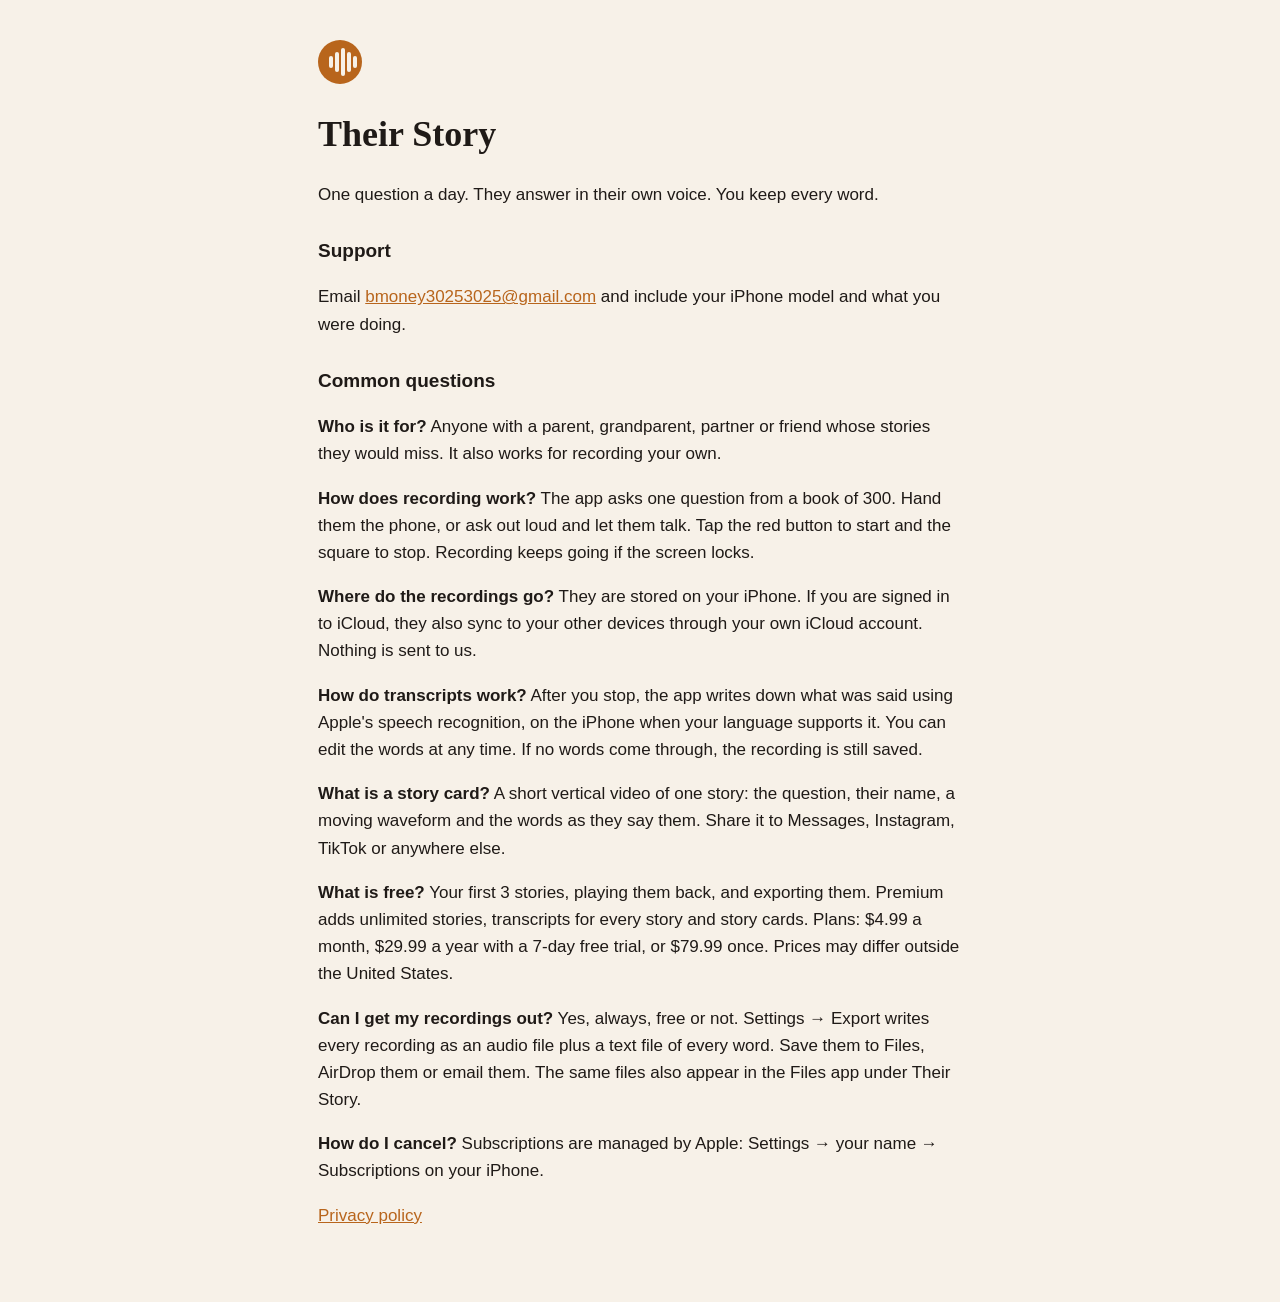
<file: their-story/index.html>
<!doctype html>
<html lang="en"><head><meta charset="utf-8"><meta name="viewport" content="width=device-width, initial-scale=1">
<title>Their Story support</title><link rel="stylesheet" href="style.css"></head>
<body><main>
<span class="mark"><i></i><i></i><i></i><i></i><i></i></span>
<h1>Their Story</h1>
<p>One question a day. They answer in their own voice. You keep every word.</p>
<h2>Support</h2>
<p>Email <a href="mailto:bmoney30253025@gmail.com?subject=Their%20Story%20support">bmoney30253025@gmail.com</a> and include your iPhone model and what you were doing.</p>
<h2>Common questions</h2>
<p><strong>Who is it for?</strong> Anyone with a parent, grandparent, partner or friend whose stories they would miss. It also works for recording your own.</p>
<p><strong>How does recording work?</strong> The app asks one question from a book of 300. Hand them the phone, or ask out loud and let them talk. Tap the red button to start and the square to stop. Recording keeps going if the screen locks.</p>
<p><strong>Where do the recordings go?</strong> They are stored on your iPhone. If you are signed in to iCloud, they also sync to your other devices through your own iCloud account. Nothing is sent to us.</p>
<p><strong>How do transcripts work?</strong> After you stop, the app writes down what was said using Apple's speech recognition, on the iPhone when your language supports it. You can edit the words at any time. If no words come through, the recording is still saved.</p>
<p><strong>What is a story card?</strong> A short vertical video of one story: the question, their name, a moving waveform and the words as they say them. Share it to Messages, Instagram, TikTok or anywhere else.</p>
<p><strong>What is free?</strong> Your first 3 stories, playing them back, and exporting them. Premium adds unlimited stories, transcripts for every story and story cards. Plans: $4.99 a month, $29.99 a year with a 7-day free trial, or $79.99 once. Prices may differ outside the United States.</p>
<p><strong>Can I get my recordings out?</strong> Yes, always, free or not. Settings → Export writes every recording as an audio file plus a text file of every word. Save them to Files, AirDrop them or email them. The same files also appear in the Files app under Their Story.</p>
<p><strong>How do I cancel?</strong> Subscriptions are managed by Apple: Settings → your name → Subscriptions on your iPhone.</p>
<p><a href="privacy.html">Privacy policy</a></p>
</main></body></html>
</file>
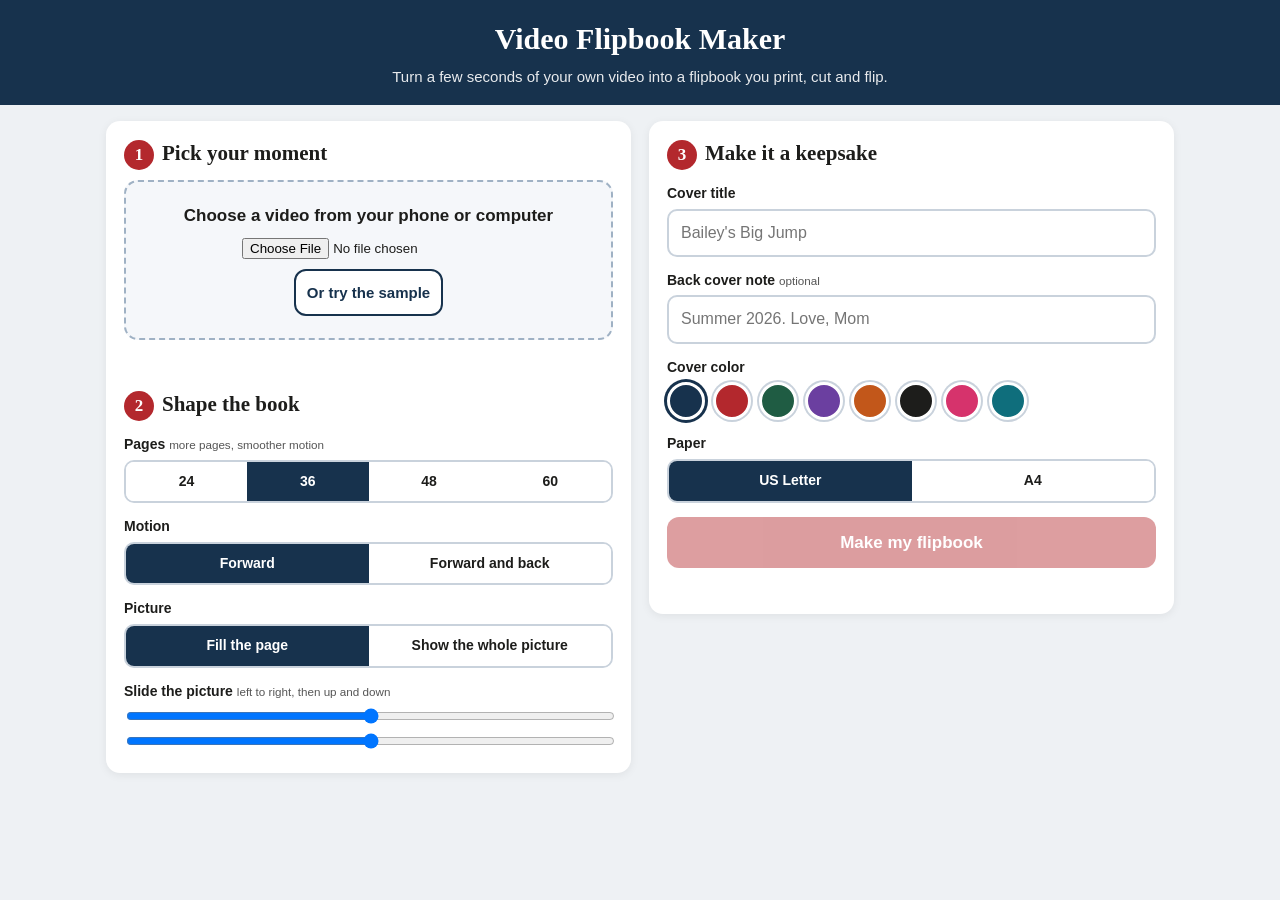
<file: video-flipbook-maker/index.html>
<!doctype html>
<html lang="en"><head><meta charset="utf-8"><meta name="viewport" content="width=device-width,initial-scale=1"><meta name="robots" content="noindex,nofollow">
<title>Video Flipbook Maker</title>
<style>
*{box-sizing:border-box} html,body{margin:0} body{font-family:-apple-system,"Segoe UI",Inter,Helvetica,Arial,sans-serif;color:#1d1d1b;background:#eef1f4;font-size:16px;line-height:1.4}
header{background:#17324d;color:#fff;padding:18px 16px;text-align:center} header h1{font-family:Georgia,"Times New Roman",serif;font-weight:900;font-size:30px;margin:0} header p{margin:6px 0 0;opacity:.9;font-size:15px}
.wrap{max-width:1100px;margin:0 auto;padding:16px;display:grid;grid-template-columns:1fr 1fr;gap:18px;align-items:start} @media(max-width:860px){.wrap{grid-template-columns:1fr}} .wrap>*{min-width:0}
.panel{background:#fff;border-radius:14px;padding:18px;box-shadow:0 2px 10px #0001} .panel h2{font-family:Georgia,serif;font-size:21px;margin:0 0 10px} .panel h2 span{display:inline-flex;width:30px;height:30px;border-radius:50%;background:#b3282d;color:#fff;align-items:center;justify-content:center;font-size:17px;margin-right:8px}
label{display:block;font-weight:700;font-size:14px;margin:14px 0 5px} label small{font-weight:400;color:#555}
input[type=text]{width:100%;font:inherit;padding:11px 12px;border:2px solid #c9d2dc;border-radius:10px} input[type=range]{width:100%}
.seg{display:flex;border:2px solid #c9d2dc;border-radius:10px;overflow:hidden} .seg button{flex:1;font:inherit;font-weight:600;font-size:14px;padding:10px 4px;border:0;background:#fff;cursor:pointer;color:#1d1d1b} .seg button.on{background:#17324d;color:#fff}
.btn{display:block;width:100%;font:inherit;font-weight:800;font-size:17px;padding:14px;border:0;border-radius:12px;background:#b3282d;color:#fff;cursor:pointer;margin-top:14px;text-align:center} .btn.alt{background:#fff;color:#17324d;border:2px solid #17324d;font-size:15px;padding:11px} .btn:disabled{opacity:.45;cursor:default}
.drop{border:2.5px dashed #9fb1c4;border-radius:14px;padding:22px 14px;text-align:center;background:#f5f7fa} .drop b{font-size:17px}
video{width:100%;max-height:300px;object-fit:contain;border-radius:10px;background:#000;display:block} #flip{width:100%;border-radius:10px;background:#000;display:block} #flipwrap{position:relative;background:#222;border-radius:10px;overflow:hidden}
.msg{font-size:14px;margin-top:8px;min-height:20px} .msg.err{color:#b3282d;font-weight:600} .tip{font-size:13.5px;color:#444;margin-top:12px;background:#f5f7fa;border-radius:10px;padding:10px 12px}
.sw{display:flex;gap:8px;flex-wrap:wrap} .sw button{width:38px;height:38px;border-radius:50%;border:3px solid #fff;box-shadow:0 0 0 2px #c9d2dc;cursor:pointer} .sw button.on{box-shadow:0 0 0 3px #17324d}
#bar{height:10px;background:#dde3ea;border-radius:5px;overflow:hidden;margin-top:10px;display:none} #bar i{display:block;height:100%;width:0;background:#b3282d}
#sheetprev{width:100%;border:1px solid #c9d2dc;border-radius:6px;margin-top:12px;display:none}
.hide{display:none!important}
@media print{header,.wrap{display:none!important} #printzone{display:block!important} #printzone img{width:100%;display:block;page-break-after:always} @page{margin:0}}
#printzone{display:none}
</style></head><body>
<header><h1>Video Flipbook Maker</h1><p>Turn a few seconds of your own video into a flipbook you print, cut and flip.</p></header>
<div class="wrap">
 <div class="panel"><h2><span>1</span>Pick your moment</h2>
  <div class="drop"><b>Choose a video from your phone or computer</b><br><input type="file" id="file" accept="video/*" style="margin-top:10px;max-width:100%"><br><button class="btn alt" id="sample" style="width:auto;display:inline-block;margin-top:10px">Or try the sample</button></div>
  <div class="msg" id="vmsg"></div>
  <div id="trim" class="hide"><video id="v" playsinline muted preload="auto"></video>
   <label>Start <small id="sLab"></small></label><input type="range" id="start" min="0" max="1" step="0.05" value="0">
   <label>Length <small id="lLab"></small></label><input type="range" id="len" min="1" max="6" step="0.25" value="3">
   <div class="tip">Short clips with one clear movement work best: a jump, a kiss, a swing, a goal.</div></div>
  <h2 style="margin-top:22px"><span>2</span>Shape the book</h2>
  <label>Pages <small>more pages, smoother motion</small></label><div class="seg" id="pages"><button data-v="24">24</button><button data-v="36" class="on">36</button><button data-v="48">48</button><button data-v="60">60</button></div>
  <label>Motion</label><div class="seg" id="mode"><button data-v="fwd" class="on">Forward</button><button data-v="boom">Forward and back</button></div>
  <label>Picture</label><div class="seg" id="fit"><button data-v="cover" class="on">Fill the page</button><button data-v="contain">Show the whole picture</button></div>
  <div id="focus"><label>Slide the picture <small>left to right, then up and down</small></label><input type="range" id="fx" min="0" max="1" step="0.01" value="0.5"><input type="range" id="fy" min="0" max="1" step="0.01" value="0.5"></div>
 </div>
 <div class="panel"><h2><span>3</span>Make it a keepsake</h2>
  <label>Cover title</label><input type="text" id="title" maxlength="34" placeholder="Bailey's Big Jump">
  <label>Back cover note <small>optional</small></label><input type="text" id="note" maxlength="60" placeholder="Summer 2026. Love, Mom">
  <label>Cover color</label><div class="sw" id="color"></div>
  <label>Paper</label><div class="seg" id="paper"><button data-v="letter" class="on">US Letter</button><button data-v="a4">A4</button></div>
  <button class="btn" id="make" disabled>Make my flipbook</button><div id="bar"><i></i></div><div class="msg" id="msg"></div>
  <div id="result" class="hide"><div id="flipwrap"><canvas id="flip" width="590" height="450"></canvas></div>
   <div class="msg" id="info"></div>
   <button class="btn" id="pdf">Download the PDF</button><button class="btn alt" id="print">Print now</button>
   <img id="sheetprev" alt="First sheet preview">
   <div class="tip"><b>Print at 100% (actual size)</b> on card stock or heavy paper. Each sheet has a one-inch check line. Your video never leaves this device.</div></div>
 </div>
</div><div id="printzone"></div>
<script>
const $=s=>document.querySelector(s), DPI=200, CW=3.7, CH=2.25, BIND=0.75, COLS=2, ROWS=4, PER=COLS*ROWS, FW=590, FH=450;
const PAPER={letter:[8.5,11],a4:[8.27,11.69]}, COLORS=['#17324d','#b3282d','#1f5c43','#6b3fa0','#c2571a','#1d1d1b','#d6336c','#0f6e7c'];
const ST={pages:36,mode:'fwd',fit:'cover',paper:'letter',color:COLORS[0]}; let src=null, frames=[], thumbs=[], sheets=[], flipT=null, busy=false;
try{Object.assign(ST,JSON.parse(localStorage.getItem('flipbook1')||'{}'))}catch(e){}
const save=()=>{try{localStorage.setItem('flipbook1',JSON.stringify(ST))}catch(e){}};
const v=$('#v');
// ---------- controls
function seg(id,key,cb){document.querySelectorAll(id+' button').forEach(b=>{b.classList.toggle('on',String(ST[key])===b.dataset.v);b.onclick=()=>{ST[key]=isNaN(+b.dataset.v)?b.dataset.v:+b.dataset.v;document.querySelectorAll(id+' button').forEach(x=>x.classList.toggle('on',x===b));save();cb&&cb()}})}
seg('#pages','pages');seg('#mode','mode');seg('#paper','paper');seg('#fit','fit',()=>$('#focus').classList.toggle('hide',ST.fit!=='cover'));$('#focus').classList.toggle('hide',ST.fit!=='cover');
$('#color').innerHTML=COLORS.map(c=>`<button style="background:${c}" data-c="${c}" class="${c===ST.color?'on':''}" aria-label="Cover color"></button>`).join('');
document.querySelectorAll('#color button').forEach(b=>b.onclick=()=>{ST.color=b.dataset.c;document.querySelectorAll('#color button').forEach(x=>x.classList.toggle('on',x===b));save()});
function labels(){const d=src?src.dur:0, s=+$('#start').value, l=Math.min(+$('#len').value,Math.max(.5,d-s));$('#sLab').textContent=s.toFixed(1)+' s of '+d.toFixed(1)+' s';$('#lLab').textContent=l.toFixed(2)+' s';return {s,l}}
$('#start').oninput=()=>{const {s}=labels(); if(src&&src.kind==='video'){try{v.currentTime=s}catch(e){}}};$('#len').oninput=labels;
// ---------- sources
function sampleDraw(c,w,h,t){const g=c.createLinearGradient(0,0,0,h);g.addColorStop(0,'#8fd3ff');g.addColorStop(1,'#e8f7ff');c.fillStyle=g;c.fillRect(0,0,w,h);c.fillStyle='#ffd54a';c.beginPath();c.arc(w*.84,h*.2,h*.1,0,7);c.fill();
 c.fillStyle='#4caf6a';c.beginPath();c.moveTo(0,h);c.lineTo(0,h*.78);c.quadraticCurveTo(w*.5,h*.62,w,h*.8);c.lineTo(w,h);c.fill();c.fillStyle='#3d8bd9';c.fillRect(w*.62,h*.8,w*.38,h*.2);
 const p=t/3, x=w*(.08+.62*p), jump=Math.max(0,Math.sin(Math.PI*Math.min(1,p*1.25))), y=h*.72-jump*h*.42+(p>.8?(p-.8)*h*.9:0);
 c.fillStyle='#00000022';c.beginPath();c.ellipse(x,h*.79,w*.07*(1-jump*.5),h*.015,0,0,7);c.fill();
 c.save();c.translate(x,y);c.rotate((p-.4)*.9);c.fillStyle='#c98a3c';c.beginPath();c.ellipse(0,0,w*.075,h*.055,0,0,7);c.fill();c.beginPath();c.arc(w*.07,-h*.04,h*.045,0,7);c.fill();c.fillStyle='#7a4f1d';c.beginPath();c.ellipse(w*.085,-h*.085,w*.012,h*.035,.5,0,7);c.fill();
 c.fillRect(-w*.05,h*.03,w*.012,h*.06);c.fillRect(w*.03,h*.03,w*.012,h*.06);c.beginPath();c.moveTo(-w*.07,-h*.01);c.quadraticCurveTo(-w*.11,-h*.08,-w*.09,-h*.1);c.lineWidth=h*.012;c.strokeStyle='#7a4f1d';c.stroke();c.fillStyle='#1d1d1b';c.beginPath();c.arc(w*.085,-h*.045,h*.007,0,7);c.fill();c.restore();
 if(p>.82){c.fillStyle='#ffffffcc';for(let i=0;i<7;i++){c.beginPath();c.arc(w*(.7+i*.03),h*(.8-(p-.82)*1.6*Math.abs(Math.sin(i*2.1))),h*.012,0,7);c.fill()}}}
$('#sample').onclick=()=>{src={kind:'sample',dur:3,w:FW,h:FH};$('#trim').classList.add('hide');$('#vmsg').className='msg';$('#vmsg').textContent='Sample loaded: a dog jumping into a pool.';$('#make').disabled=false;if(!$('#title').value)$('#title').value="Bailey's Big Jump"};
$('#file').onchange=e=>{const f=e.target.files[0]; if(!f) return; $('#vmsg').className='msg';$('#vmsg').textContent='Opening your video…';$('#make').disabled=true; if(src&&src.url)URL.revokeObjectURL(src.url); const url=URL.createObjectURL(f); let ok=false;
 const fail=()=>{if(ok)return;$('#vmsg').className='msg err';$('#vmsg').innerHTML="This browser can't read that video. On an iPhone or iPad, open this page in Safari and choose the video from Photos. On a computer, try Safari, Chrome or Edge.";$('#trim').classList.add('hide')};
 v.onerror=fail; v.onloadedmetadata=()=>{ if(!v.videoWidth||!isFinite(v.duration)){fail();return} ok=true; src={kind:'video',dur:v.duration,w:v.videoWidth,h:v.videoHeight,url}; $('#trim').classList.remove('hide'); $('#start').max=Math.max(0,v.duration-1).toFixed(2); $('#start').value=0; $('#len').max=Math.min(6,Math.max(1,v.duration)).toFixed(2); $('#len').value=Math.min(3,v.duration); labels(); $('#vmsg').textContent='Video ready. Slide Start to the moment you want.'; $('#make').disabled=false; try{v.currentTime=0.01}catch(e){} };
 setTimeout(()=>{if(!ok&&!v.videoWidth)fail()},9000); v.src=url; v.load() };
// ---------- frame capture
function seekTo(t){return new Promise(res=>{let done=false;const fin=()=>{if(done)return;done=true;v.removeEventListener('seeked',on);res()};const on=()=>{if(v.requestVideoFrameCallback){v.requestVideoFrameCallback(()=>fin());setTimeout(fin,300)}else setTimeout(fin,80)};v.addEventListener('seeked',on);try{v.currentTime=Math.max(0,Math.min(t,v.duration-0.04))}catch(e){fin()}setTimeout(fin,3000)})}
function drawFit(c,img,iw,ih){ const fx=+$('#fx').value, fy=+$('#fy').value; if(ST.fit==='cover'){const k=Math.max(FW/iw,FH/ih),w=iw*k,h=ih*k;c.drawImage(img,-(w-FW)*fx,-(h-FH)*fy,w,h)} else {c.fillStyle='#111';c.fillRect(0,0,FW,FH);const k=Math.min(FW/iw,FH/ih),w=iw*k,h=ih*k;c.drawImage(img,(FW-w)/2,(FH-h)/2,w,h)} }
const blobOf=(cv,q=.88)=>new Promise(r=>cv.toBlob(r,'image/jpeg',q));
function order(n){ if(ST.mode==='fwd') return [...Array(n)].map((_,i)=>i/(n-1)); const h=Math.ceil(n/2); return [...Array(n)].map((_,i)=>i<h?i/(h-1):(n-1-i)/(n-h)) }
async function capture(){ const n=ST.pages,{s,l}=src.kind==='video'?labels():{s:0,l:3}; const cv=document.createElement('canvas');cv.width=FW;cv.height=FH;const c=cv.getContext('2d'); frames=[];thumbs=[];
 if(src.kind==='video'){try{await v.play();v.pause()}catch(e){}}
 const pos=order(n);
 for(let i=0;i<n;i++){ const t=s+pos[i]*l; if(src.kind==='video'){await seekTo(t);drawFit(c,v,src.w,src.h)} else {const t2=document.createElement('canvas');t2.width=FW;t2.height=FH;sampleDraw(t2.getContext('2d'),FW,FH,pos[i]*3);drawFit(c,t2,FW,FH)}
  frames.push(await blobOf(cv)); const th=document.createElement('canvas');th.width=295;th.height=225;th.getContext('2d').drawImage(cv,0,0,295,225);thumbs.push(th); prog((i+1)/n*.6,'Catching frame '+(i+1)+' of '+n) } }
// ---------- sheets
function cardList(){ const L=[{k:'cover'}]; frames.forEach((b,i)=>L.push({k:'frame',i})); L.push({k:'back'}); const S=Math.ceil(L.length/PER); while(L.length<S*PER)L.push({k:'spare'}); return {L,S} }
const cardAt=(S,s,p)=>p*S+s;   // stack the sheets, cut once, and pile 1..8 stacks back in page order
function fitText(c,txt,maxW,size,font){ do{c.font=`${font} ${size}px Georgia,serif`;if(c.measureText(txt).width<=maxW)break;size-=2}while(size>14);return size }
async function drawCard(c,card,x,y,num,total,pile){ const w=CW*DPI,h=CH*DPI,b=BIND*DPI; c.save();c.translate(x,y);
 if(card.k==='frame'){ const bm=await createImageBitmap(frames[card.i]); c.drawImage(bm,b,0,w-b,h); bm.close&&bm.close(); c.fillStyle='#f3f1ea';c.fillRect(0,0,b,h); }
 else if(card.k==='cover'||card.k==='back'){ c.fillStyle=ST.color;c.fillRect(0,0,w,h); c.fillStyle='#00000030';c.fillRect(0,0,b,h); c.fillStyle='#fff';c.textAlign='center';c.textBaseline='middle';
  if(card.k==='cover'){ const t=($('#title').value.trim()||'My Flipbook'); const words=t.split(' '); let l1=t,l2=''; if(c.measureText&&t.length>16&&words.length>1){const m=Math.ceil(words.length/2);l1=words.slice(0,m).join(' ');l2=words.slice(m).join(' ')}
   const sz=Math.min(fitText(c,l1,(w-b)*.86,62,'bold'),fitText(c,l2||l1,(w-b)*.86,62,'bold')); c.font=`bold ${sz}px Georgia,serif`; if(l2){c.fillText(l1,b+(w-b)/2,h*.38);c.fillText(l2,b+(w-b)/2,h*.38+sz*1.12)}else c.fillText(l1,b+(w-b)/2,h*.46);
   c.font='600 19px Arial';c.globalAlpha=.85;c.fillText('A  F L I P B O O K',b+(w-b)/2,h*.86);c.globalAlpha=1 }
  else { const t=$('#note').value.trim(); if(t){const sz=fitText(c,t,(w-b)*.86,34,'italic');c.font=`italic ${sz}px Georgia,serif`;c.fillText(t,b+(w-b)/2,h*.46)} c.font='600 19px Arial';c.globalAlpha=.85;c.fillText('T H E   E N D',b+(w-b)/2,h*.86);c.globalAlpha=1 } }
 else { c.fillStyle='#faf9f5';c.fillRect(0,0,w,h);c.fillStyle='#b9b5a8';c.font='600 20px Arial';c.textAlign='center';c.textBaseline='middle';c.fillText('SPARE',b+(w-b)/2,h/2) }
 // binding strip marks
 c.fillStyle=card.k==='frame'||card.k==='spare'?'#8a8679':'#ffffffcc';c.textAlign='center';c.textBaseline='middle';c.font='bold 30px Arial';c.fillText(card.k==='spare'?'·':String(num),b/2,h/2);c.font='600 13px Arial';c.fillText('of '+total,b/2,h/2+26);c.fillText('pile '+pile,b/2,22);
 c.strokeStyle=card.k==='frame'||card.k==='spare'?'#c9c5b8':'#ffffff66';c.lineWidth=2;c.setLineDash([6,6]);c.beginPath();c.moveTo(b,0);c.lineTo(b,h);c.stroke();c.setLineDash([]);c.restore() }
async function buildSheets(){ const [pw,ph]=PAPER[ST.paper], W=Math.round(pw*DPI), H=Math.round(ph*DPI), {L,S}=cardList(), total=frames.length+2; sheets=[]; const x0=Math.round((W-COLS*CW*DPI)/2), y0=Math.round((H-ROWS*CH*DPI)/2);
 for(let s=0;s<S;s++){ const cv=document.createElement('canvas');cv.width=W;cv.height=H;const c=cv.getContext('2d');c.fillStyle='#fff';c.fillRect(0,0,W,H);
  for(let p=0;p<PER;p++){ const idx=cardAt(S,s,p), card=L[idx]; await drawCard(c,card,x0+(p%COLS)*CW*DPI,y0+Math.floor(p/COLS)*CH*DPI,idx+1,total,p+1) }
  c.strokeStyle='#777';c.lineWidth=1.5; for(let i=0;i<=COLS;i++){const x=x0+i*CW*DPI;c.beginPath();c.moveTo(x,y0-46);c.lineTo(x,y0+ROWS*CH*DPI+46);c.stroke()} for(let j=0;j<=ROWS;j++){const y=y0+j*CH*DPI;c.beginPath();c.moveTo(x0-46,y);c.lineTo(x0+COLS*CW*DPI+46,y);c.stroke()}
  c.fillStyle='#555';c.font='600 22px Arial';c.textAlign='left';c.textBaseline='alphabetic';c.fillText(`Sheet ${s+1} of ${S}   ·   ${($('#title').value.trim()||'My Flipbook')}   ·   print at 100%`,x0,y0-64);
  const by=y0+ROWS*CH*DPI+78;c.fillRect(x0,by,DPI,4);c.fillRect(x0,by-10,3,24);c.fillRect(x0+DPI-3,by-10,3,24);c.font='600 20px Arial';c.fillText('this line is exactly 1 inch (2.54 cm)',x0+DPI+16,by+9);
  sheets.push(await blobOf(cv,.9)); prog(.6+(s+1)/S*.4,'Laying out sheet '+(s+1)+' of '+S); cv.width=cv.height=1 }
 return {W,H,S} }
// ---------- pdf
async function makePDF(){ const [pw,ph]=PAPER[ST.paper], Wp=(pw*72).toFixed(2), Hp=(ph*72).toFixed(2), W=Math.round(pw*DPI), H=Math.round(ph*DPI), enc=s=>new TextEncoder().encode(s); const parts=[],offs=[]; let pos=0; const put=u=>{parts.push(u);pos+=u.length}, obj=(n,body)=>{offs[n]=pos;put(enc(`${n} 0 obj\n${body}\nendobj\n`))};
 put(enc('%PDF-1.4\n%\xE2\xE3\xCF\xD3\n'.replace(/[\x80-\xff]/g,'?'))); const n=sheets.length, kids=[...Array(n)].map((_,i)=>`${3+i*3} 0 R`).join(' ');
 obj(1,'<< /Type /Catalog /Pages 2 0 R >>'); obj(2,`<< /Type /Pages /Kids [${kids}] /Count ${n} >>`);
 for(let i=0;i<n;i++){ const pg=3+i*3, ct=pg+1, im=pg+2, bytes=new Uint8Array(await sheets[i].arrayBuffer()), content=`q ${Wp} 0 0 ${Hp} 0 0 cm /Im0 Do Q`;
  obj(pg,`<< /Type /Page /Parent 2 0 R /MediaBox [0 0 ${Wp} ${Hp}] /Resources << /XObject << /Im0 ${im} 0 R >> >> /Contents ${ct} 0 R >>`); obj(ct,`<< /Length ${content.length} >>\nstream\n${content}\nendstream`);
  offs[im]=pos; put(enc(`${im} 0 obj\n<< /Type /XObject /Subtype /Image /Width ${W} /Height ${H} /ColorSpace /DeviceRGB /BitsPerComponent 8 /Filter /DCTDecode /Length ${bytes.length} >>\nstream\n`)); put(bytes); put(enc('\nendstream\nendobj\n')) }
 const xref=pos, count=3+n*3; let x=`xref\n0 ${count}\n0000000000 65535 f \n`; for(let i=1;i<count;i++)x+=String(offs[i]).padStart(10,'0')+' 00000 n \n'; put(enc(x+`trailer\n<< /Size ${count} /Root 1 0 R >>\nstartxref\n${xref}\n%%EOF\n`));
 return new Blob(parts,{type:'application/pdf'}) }
// ---------- flow
function prog(k,t){$('#bar').style.display='block';$('#bar i').style.width=Math.round(k*100)+'%';$('#msg').className='msg';$('#msg').textContent=t}
function playFlip(){ clearInterval(flipT); const c=$('#flip').getContext('2d'); let i=0,hold=0; flipT=setInterval(()=>{ if(!thumbs[i]){i=0;return} c.drawImage(thumbs[i],0,0,590,450); if(i===thumbs.length-1){if(++hold>8){hold=0;i=0}}else i++ },1000/14) }
$('#make').onclick=async()=>{ if(busy||!src) return; busy=true;clearInterval(flipT);$('#make').disabled=true;$('#result').classList.add('hide');
 try{ await capture(); const r=await buildSheets(); $('#bar').style.display='none'; $('#msg').textContent=''; $('#result').classList.remove('hide'); playFlip();
  $('#info').textContent=`${frames.length} pages plus covers on ${r.S} sheets. Stack the sheets in order, cut along the lines, then stack pile 1 on top through pile 8.`; $('#sheetprev').src=URL.createObjectURL(sheets[0]); $('#sheetprev').style.display='block'; window.__done={pages:frames.length,sheets:r.S,W:r.W,H:r.H} }
 catch(e){ $('#msg').className='msg err'; $('#msg').textContent='Something went wrong making the book. Try a shorter clip or fewer pages.'; console.error(e) }
 busy=false;$('#make').disabled=false };
$('#pdf').onclick=async()=>{ const b=await makePDF(); window.__pdf=b; const a=document.createElement('a'); a.href=URL.createObjectURL(b); a.download=(($('#title').value.trim()||'My Flipbook').replace(/[^\w ]+/g,'').replace(/ +/g,'-')||'Flipbook')+'-Flipbook.pdf'; document.body.appendChild(a); a.click(); a.remove() };
$('#print').onclick=()=>{ $('#printzone').innerHTML=sheets.map(b=>`<img src="${URL.createObjectURL(b)}">`).join(''); setTimeout(()=>window.print(),300) };
window.__t={cardList,cardAt,order,PER,ST};
</script></body></html>
</file>
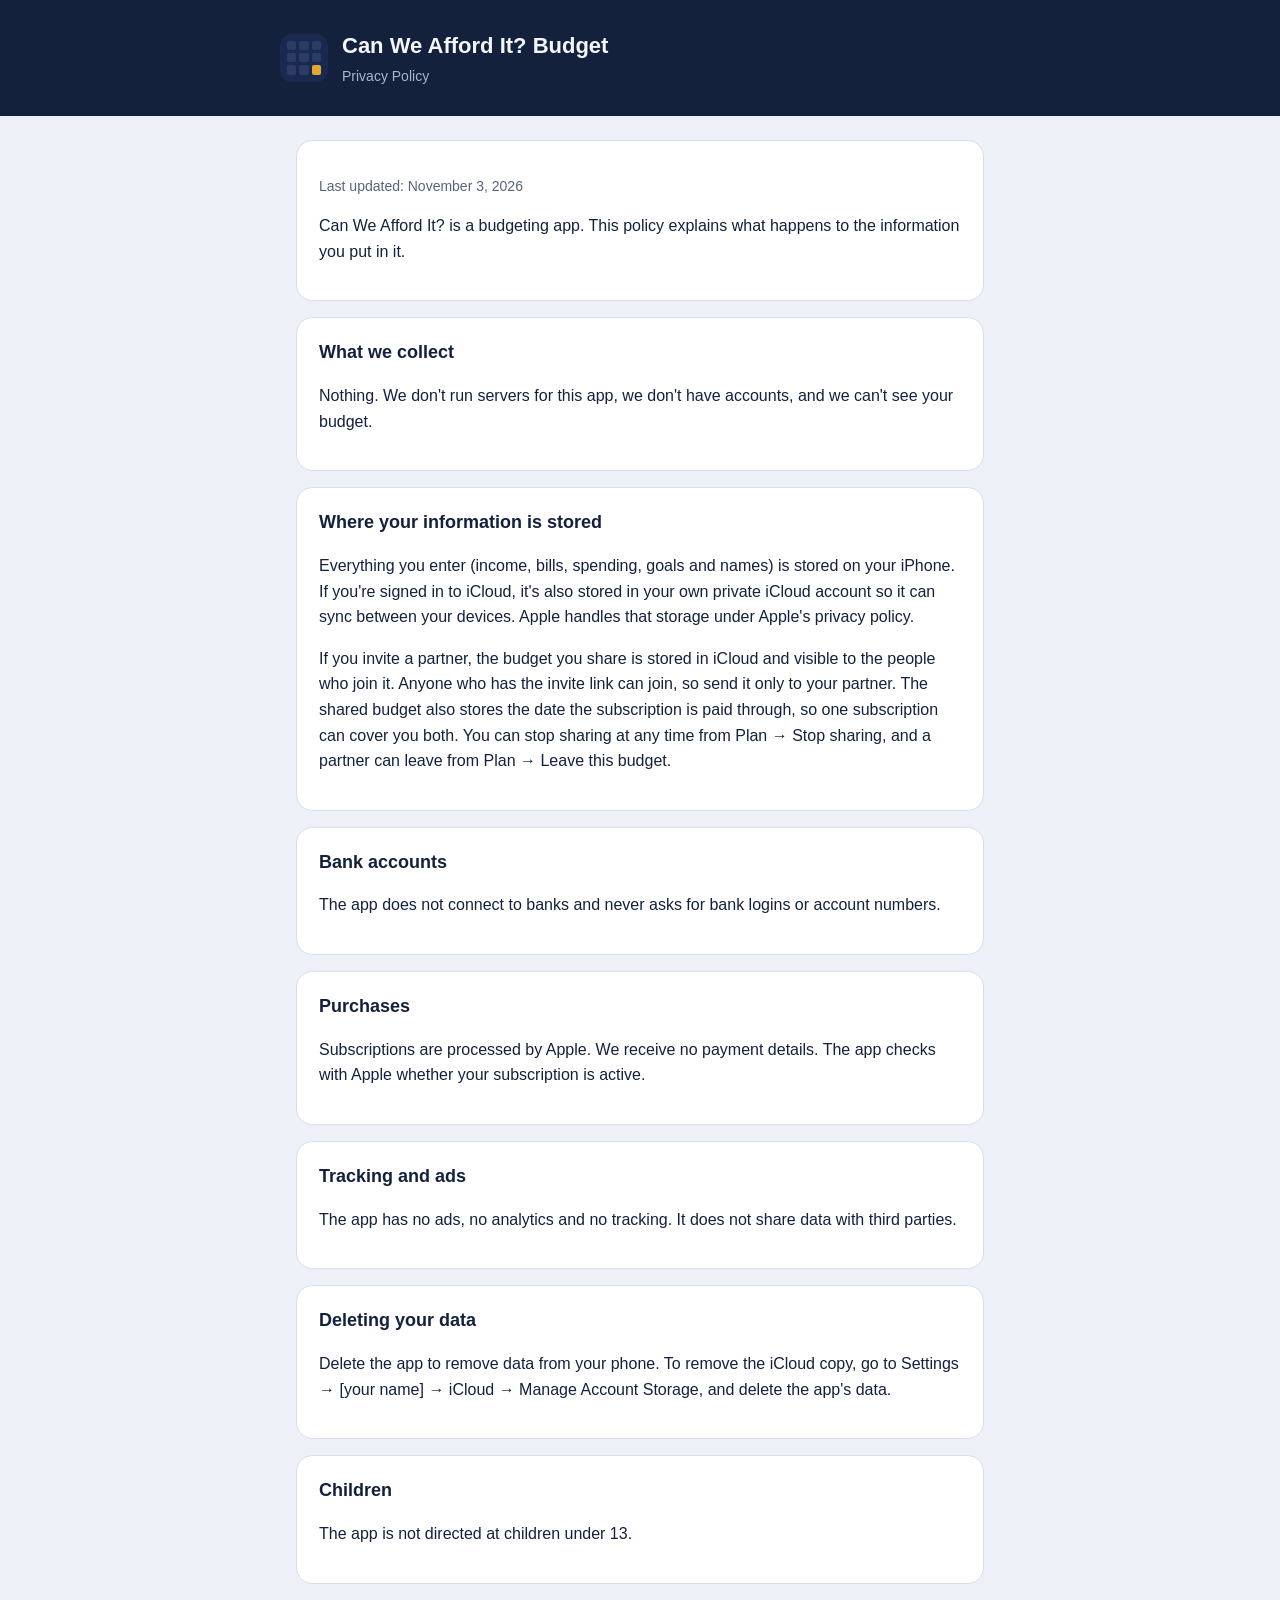
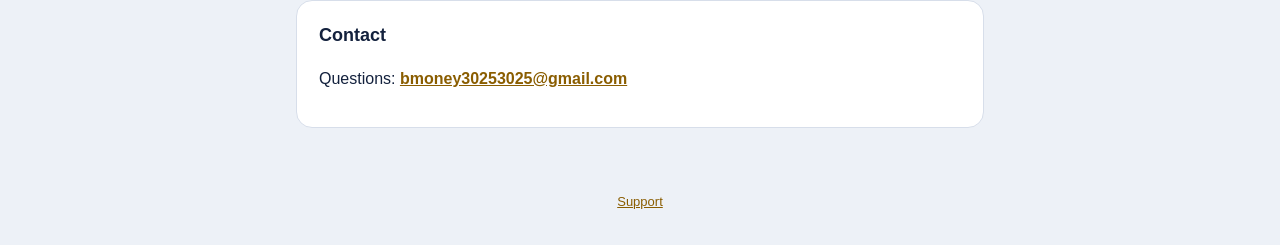
<file: privacy.html>
<!doctype html>
<html lang="en"><head><meta charset="utf-8"><meta name="viewport" content="width=device-width,initial-scale=1">
<title>Can We Afford It? Budget - Privacy Policy</title><link rel="stylesheet" href="style.css"></head>
<body>
<header><div class="wrap"><div class="logo"><i></i><i></i><i></i><i></i><i></i><i></i><i></i><i></i><i class="on"></i></div>
<div><h1>Can We Afford It? Budget</h1><p>Privacy Policy</p></div></div></header>
<main class="wrap">
<div class="card"><p class="muted">Last updated: November 3, 2026</p>
<p>Can We Afford It? is a budgeting app. This policy explains what happens to the information you put in it.</p>
</div>
<div class="card">
<h2>What we collect</h2>
<p>Nothing. We don&#x27;t run servers for this app, we don&#x27;t have accounts, and we can&#x27;t see your budget.</p>
</div>
<div class="card">
<h2>Where your information is stored</h2>
<p>Everything you enter (income, bills, spending, goals and names) is stored on your iPhone. If you&#x27;re signed in to iCloud, it&#x27;s also stored in your own private iCloud account so it can sync between your devices. Apple handles that storage under Apple&#x27;s privacy policy.</p>
<p>If you invite a partner, the budget you share is stored in iCloud and visible to the people who join it. Anyone who has the invite link can join, so send it only to your partner. The shared budget also stores the date the subscription is paid through, so one subscription can cover you both. You can stop sharing at any time from Plan → Stop sharing, and a partner can leave from Plan → Leave this budget.</p>
</div>
<div class="card">
<h2>Bank accounts</h2>
<p>The app does not connect to banks and never asks for bank logins or account numbers.</p>
</div>
<div class="card">
<h2>Purchases</h2>
<p>Subscriptions are processed by Apple. We receive no payment details. The app checks with Apple whether your subscription is active.</p>
</div>
<div class="card">
<h2>Tracking and ads</h2>
<p>The app has no ads, no analytics and no tracking. It does not share data with third parties.</p>
</div>
<div class="card">
<h2>Deleting your data</h2>
<p>Delete the app to remove data from your phone. To remove the iCloud copy, go to Settings → [your name] → iCloud → Manage Account Storage, and delete the app&#x27;s data.</p>
</div>
<div class="card">
<h2>Children</h2>
<p>The app is not directed at children under 13.</p>
</div>
<div class="card">
<h2>Contact</h2>
<p>Questions: <a class="email" href="mailto:bmoney30253025@gmail.com">bmoney30253025@gmail.com</a></p>
</div>
</main><footer><a href="index.html">Support</a></footer>
</body></html>
</file>
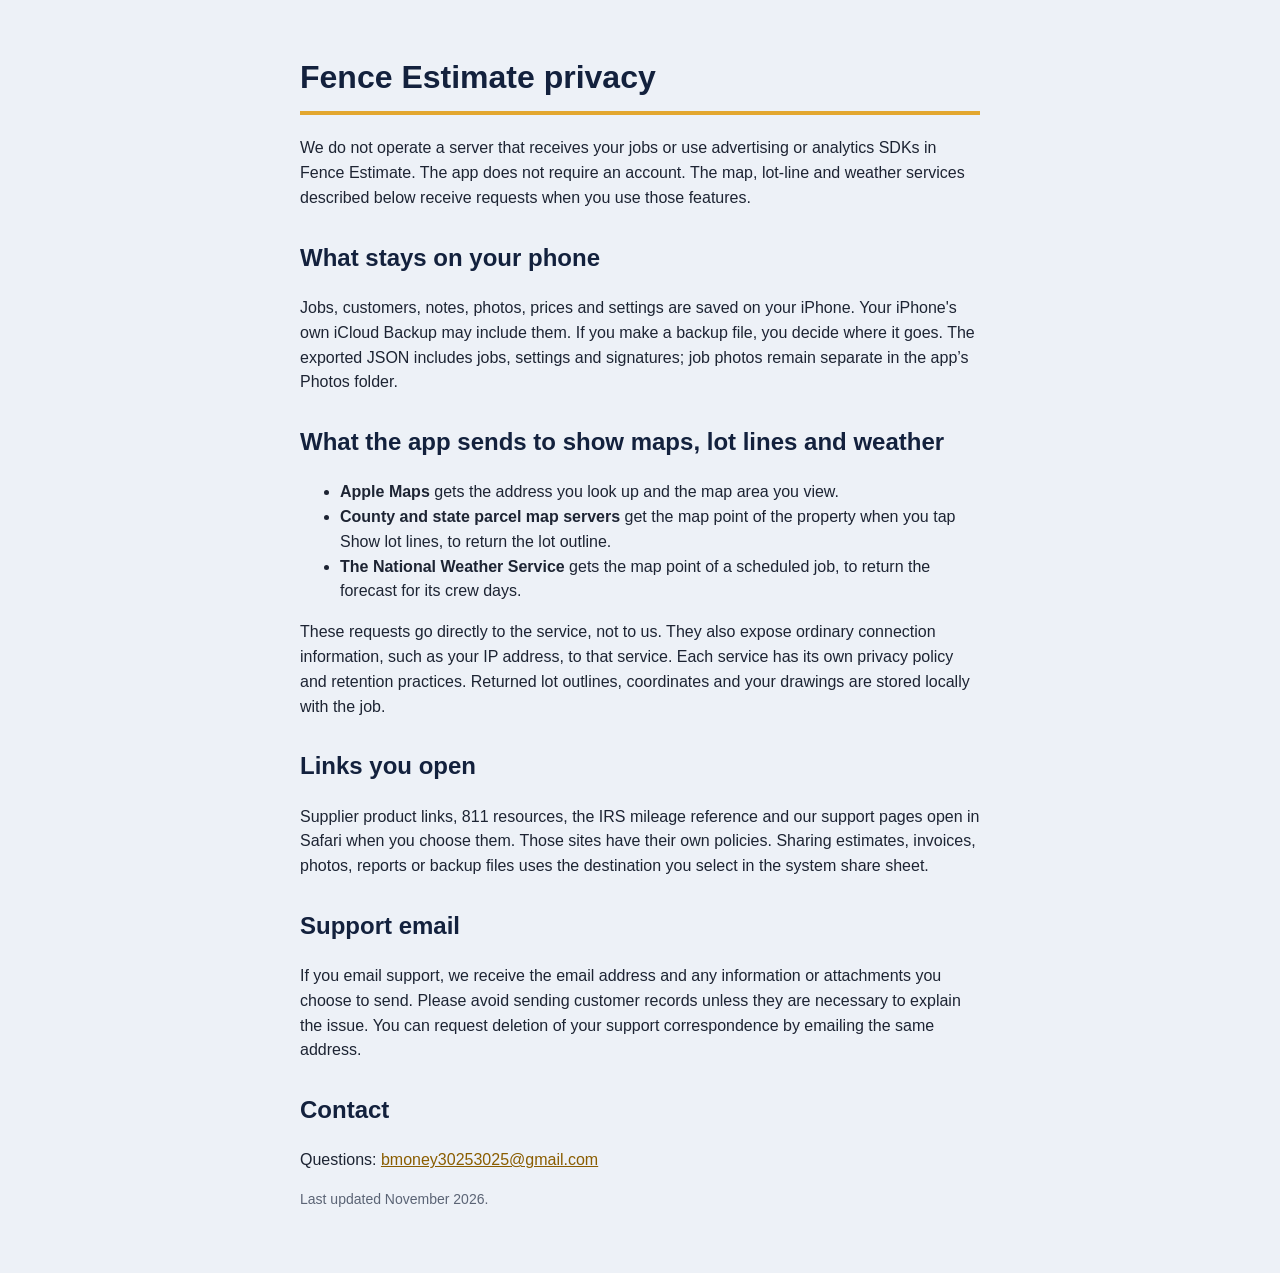
<file: fence-estimate/privacy.html>
<!doctype html>
<html lang="en"><head><meta charset="utf-8"><meta name="viewport" content="width=device-width, initial-scale=1">
<title>Fence Estimate privacy</title><link rel="stylesheet" href="style.css"></head>
<body><main>
<h1>Fence Estimate privacy</h1>
<p>We do not operate a server that receives your jobs or use advertising or analytics SDKs in Fence Estimate. The app does not require an account. The map, lot-line and weather services described below receive requests when you use those features.</p>
<h2>What stays on your phone</h2>
<p>Jobs, customers, notes, photos, prices and settings are saved on your iPhone. Your iPhone's own iCloud Backup may include them. If you make a backup file, you decide where it goes. The exported JSON includes jobs, settings and signatures; job photos remain separate in the app’s Photos folder.</p>
<h2>What the app sends to show maps, lot lines and weather</h2>
<ul>
<li><strong>Apple Maps</strong> gets the address you look up and the map area you view.</li>
<li><strong>County and state parcel map servers</strong> get the map point of the property when you tap Show lot lines, to return the lot outline.</li>
<li><strong>The National Weather Service</strong> gets the map point of a scheduled job, to return the forecast for its crew days.</li>
</ul>
<p>These requests go directly to the service, not to us. They also expose ordinary connection information, such as your IP address, to that service. Each service has its own privacy policy and retention practices. Returned lot outlines, coordinates and your drawings are stored locally with the job.</p>
<h2>Links you open</h2>
<p>Supplier product links, 811 resources, the IRS mileage reference and our support pages open in Safari when you choose them. Those sites have their own policies. Sharing estimates, invoices, photos, reports or backup files uses the destination you select in the system share sheet.</p>
<h2>Support email</h2>
<p>If you email support, we receive the email address and any information or attachments you choose to send. Please avoid sending customer records unless they are necessary to explain the issue. You can request deletion of your support correspondence by emailing the same address.</p>
<h2>Contact</h2>
<p>Questions: <a href="mailto:bmoney30253025@gmail.com?subject=Fence%20Estimate%20support">bmoney30253025@gmail.com</a></p>
<p class="small">Last updated November 2026.</p>
</main></body></html>
</file>
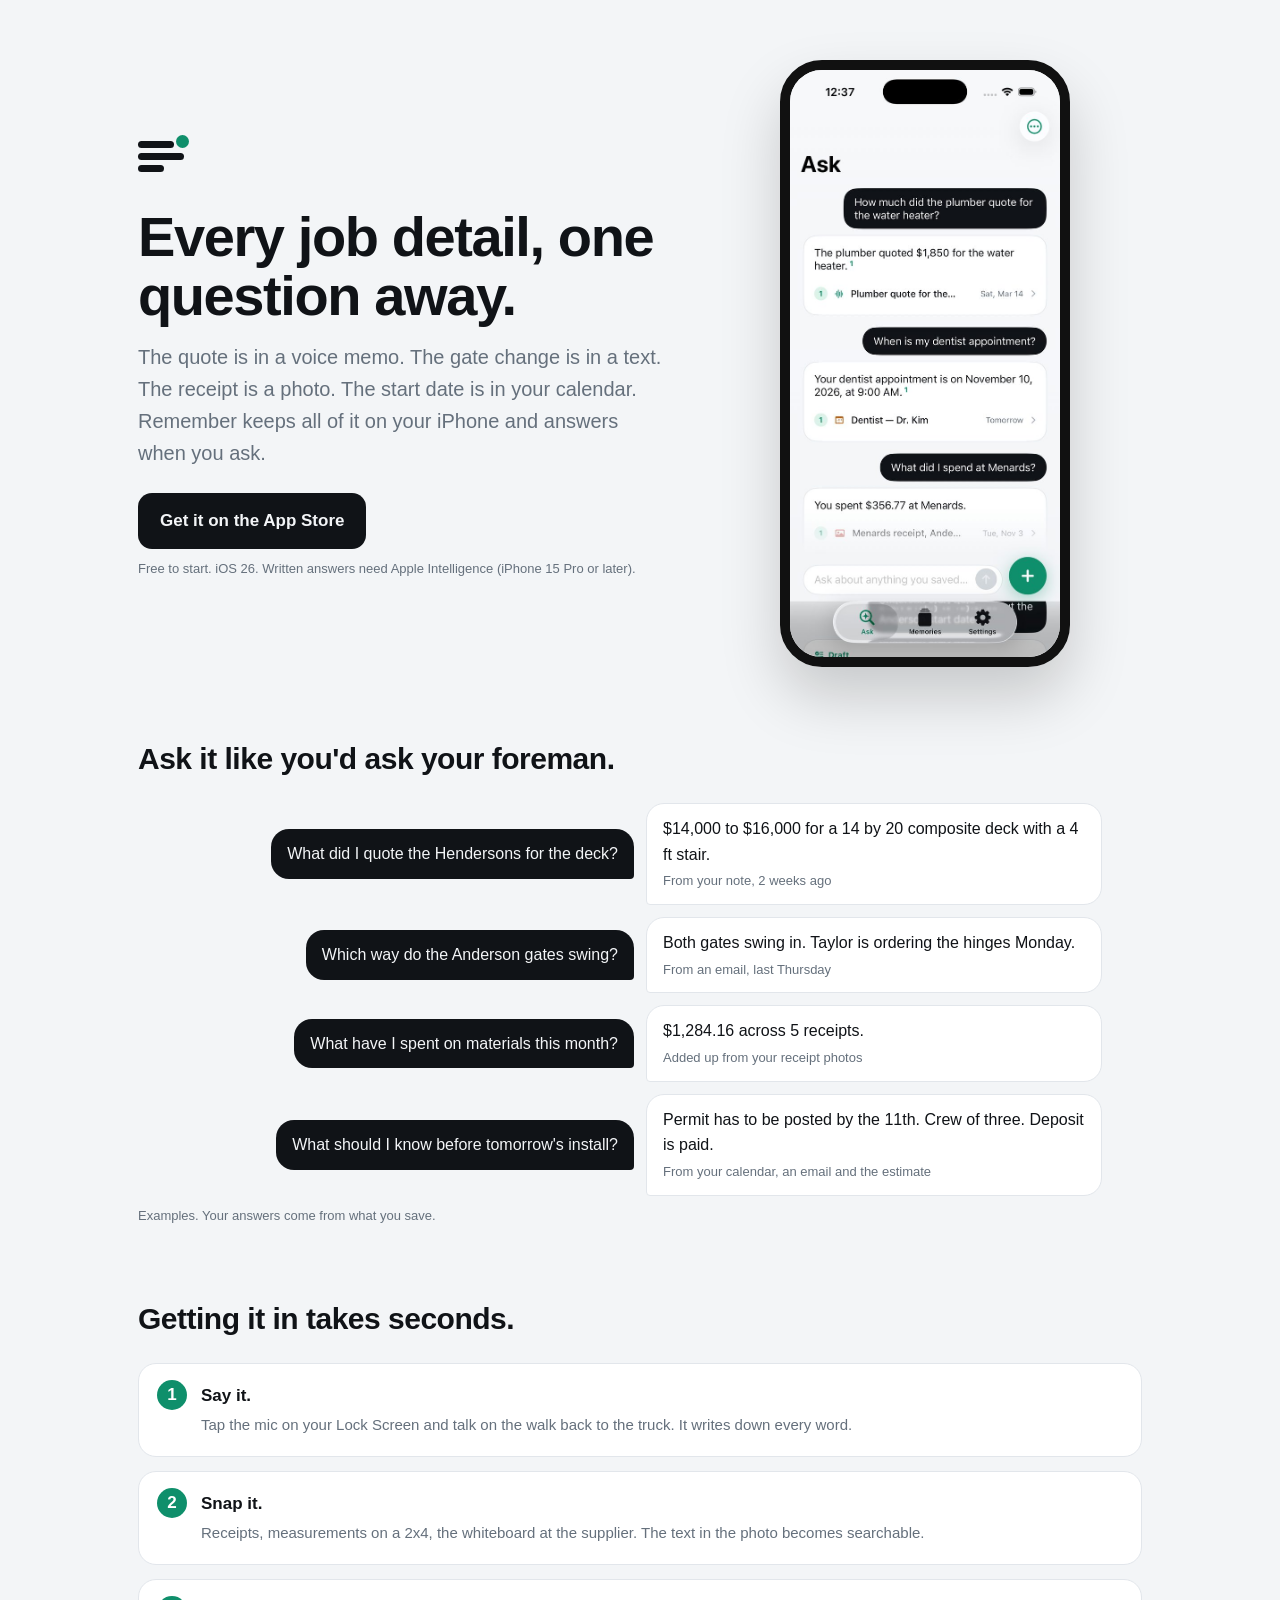
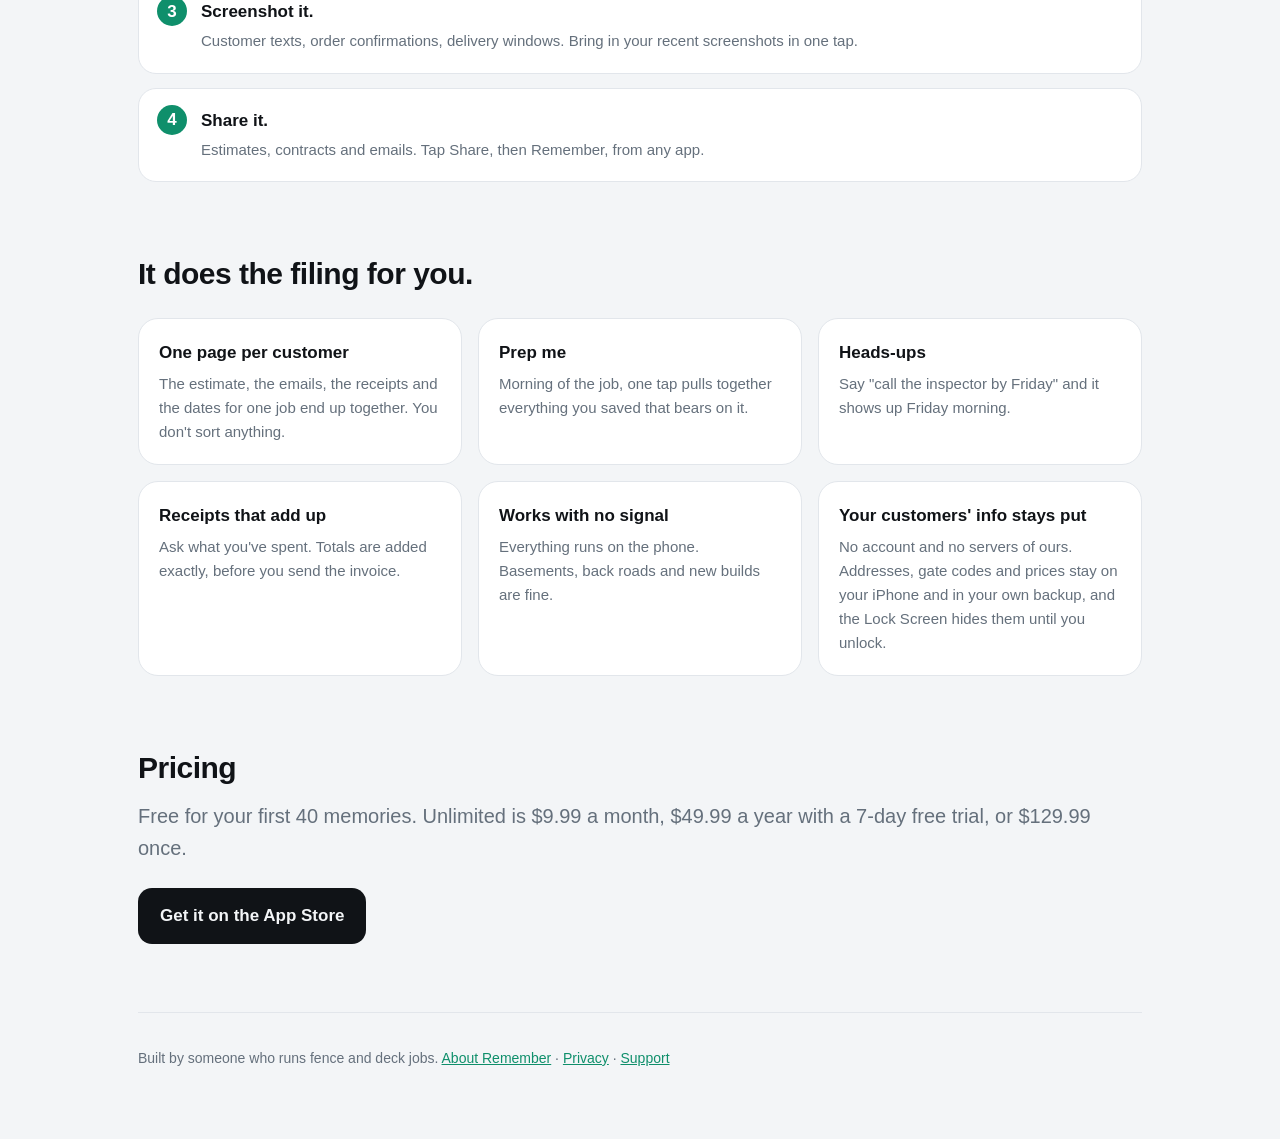
<file: remember/contractors.html>
<!doctype html>
<html lang="en"><head><meta charset="utf-8"><meta name="viewport" content="width=device-width, initial-scale=1">
<title>Remember for Contractors - Job-Site Memory on Your iPhone</title>
<meta name="description" content="Quotes, texts, receipts, measurements and start dates for every job, in one place on your iPhone. Say it, screenshot it or share it. Ask for it later. Nothing leaves your phone.">
<meta property="og:title" content="Remember for Contractors - Job-Site Memory">
<meta property="og:description" content="Every quote, text, receipt and start date for every job. Ask your phone and it answers. We never see what you save.">
<meta property="og:image" content="https://bounceback333.github.io/afford-it/remember/img/1-ask.jpg">
<link rel="icon" href="img/icon.png">
<link rel="stylesheet" href="style.css">
<style>
main{max-width:1040px}
.hero{display:grid;grid-template-columns:1.1fr .9fr;gap:40px;align-items:center;padding-top:20px}
.hero h1{font-size:clamp(36px,5.6vw,56px);line-height:1.06;letter-spacing:-1.4px;margin:10px 0 16px}
.lead{font-size:20px;color:var(--muted);margin:0 0 24px}
.cta{display:inline-flex;align-items:center;gap:10px;background:var(--ink);color:var(--bg);padding:14px 22px;border-radius:14px;text-decoration:none;font-weight:600}
.note{font-size:13px;color:var(--muted);margin-top:10px}
.phone{width:100%;max-width:290px;justify-self:center;border-radius:42px;border:10px solid #111;box-shadow:0 30px 60px rgba(0,0,0,.18);display:block}
section{margin-top:68px}
section>h2{font-size:30px;letter-spacing:-.5px;margin:0 0 8px}
.grid{display:grid;grid-template-columns:repeat(3,1fr);gap:16px;margin-top:20px}
.card{background:var(--card);border:1px solid var(--line);border-radius:20px;padding:20px}
.card h3{margin:0 0 6px;font-size:17px}.card p{margin:0;color:var(--muted);font-size:15px}
.qa{display:grid;grid-template-columns:1fr 1fr;gap:12px;margin-top:20px}
.q,.a{align-self:center}
.q{background:var(--ink);color:var(--bg);border-radius:18px 18px 4px 18px;padding:12px 16px;font-size:16px;justify-self:end;max-width:92%}
.a{background:var(--card);border:1px solid var(--line);border-radius:18px 18px 18px 4px;padding:12px 16px;font-size:16px;max-width:92%}
.a small{display:block;color:var(--muted);font-size:13px;margin-top:4px}
.steps{counter-reset:s;display:grid;gap:14px;margin-top:20px}
.steps div{background:var(--card);border:1px solid var(--line);border-radius:18px;padding:18px 18px 18px 62px;position:relative}
.steps div::before{counter-increment:s;content:counter(s);position:absolute;left:18px;top:16px;width:30px;height:30px;border-radius:50%;background:var(--accent);color:#fff;font-weight:700;display:grid;place-items:center}
.steps b{display:block;margin-bottom:2px}.steps span{color:var(--muted);font-size:15px}
footer{margin-top:68px;padding-top:20px;border-top:1px solid var(--line);color:var(--muted);font-size:14px}
@media (max-width:760px){.hero{grid-template-columns:1fr}.grid,.qa{grid-template-columns:1fr}.q{justify-self:start}.phone{max-width:240px}}
</style></head>
<body><main>
<div class="hero">
  <div>
    <span class="mark"><i></i><i></i><i></i><b></b></span>
    <h1>Every job detail, one question away.</h1>
    <p class="lead">The quote is in a voice memo. The gate change is in a text. The receipt is a photo. The start date is in your calendar. Remember keeps all of it on your iPhone and answers when you ask.</p>
    <a class="cta" href="https://apps.apple.com/us/search?term=Remember%20Private%20AI%20Memory">Get it on the App Store</a>
    <p class="note">Free to start. iOS 26. Written answers need Apple Intelligence (iPhone 15 Pro or later).</p>
  </div>
  <img class="phone" src="img/1-ask.jpg" alt="Remember answering a question about a plumber's quote">
</div>

<section>
  <h2>Ask it like you'd ask your foreman.</h2>
  <div class="qa">
    <div class="q">What did I quote the Hendersons for the deck?</div>
    <div class="a">$14,000 to $16,000 for a 14 by 20 composite deck with a 4 ft stair.<small>From your note, 2 weeks ago</small></div>
    <div class="q">Which way do the Anderson gates swing?</div>
    <div class="a">Both gates swing in. Taylor is ordering the hinges Monday.<small>From an email, last Thursday</small></div>
    <div class="q">What have I spent on materials this month?</div>
    <div class="a">$1,284.16 across 5 receipts.<small>Added up from your receipt photos</small></div>
    <div class="q">What should I know before tomorrow's install?</div>
    <div class="a">Permit has to be posted by the 11th. Crew of three. Deposit is paid.<small>From your calendar, an email and the estimate</small></div>
  </div>
  <p class="note">Examples. Your answers come from what you save.</p>
</section>

<section>
  <h2>Getting it in takes seconds.</h2>
  <div class="steps">
    <div><b>Say it.</b><span>Tap the mic on your Lock Screen and talk on the walk back to the truck. It writes down every word.</span></div>
    <div><b>Snap it.</b><span>Receipts, measurements on a 2x4, the whiteboard at the supplier. The text in the photo becomes searchable.</span></div>
    <div><b>Screenshot it.</b><span>Customer texts, order confirmations, delivery windows. Bring in your recent screenshots in one tap.</span></div>
    <div><b>Share it.</b><span>Estimates, contracts and emails. Tap Share, then Remember, from any app.</span></div>
  </div>
</section>

<section>
  <h2>It does the filing for you.</h2>
  <div class="grid">
    <div class="card"><h3>One page per customer</h3><p>The estimate, the emails, the receipts and the dates for one job end up together. You don't sort anything.</p></div>
    <div class="card"><h3>Prep me</h3><p>Morning of the job, one tap pulls together everything you saved that bears on it.</p></div>
    <div class="card"><h3>Heads-ups</h3><p>Say "call the inspector by Friday" and it shows up Friday morning.</p></div>
    <div class="card"><h3>Receipts that add up</h3><p>Ask what you've spent. Totals are added exactly, before you send the invoice.</p></div>
    <div class="card"><h3>Works with no signal</h3><p>Everything runs on the phone. Basements, back roads and new builds are fine.</p></div>
    <div class="card"><h3>Your customers' info stays put</h3><p>No account and no servers of ours. Addresses, gate codes and prices stay on your iPhone and in your own backup, and the Lock Screen hides them until you unlock.</p></div>
  </div>
</section>

<section>
  <h2>Pricing</h2>
  <p class="lead">Free for your first 40 memories. Unlimited is $9.99 a month, $49.99 a year with a 7-day free trial, or $129.99 once.</p>
  <a class="cta" href="https://apps.apple.com/us/search?term=Remember%20Private%20AI%20Memory">Get it on the App Store</a>
</section>

<footer>
  <p>Built by someone who runs fence and deck jobs. <a href="index.html">About Remember</a> · <a href="privacy.html">Privacy</a> · <a href="mailto:bmoney30253025@gmail.com?subject=Remember%20support">Support</a></p>
</footer>
</main></body></html>
</file>
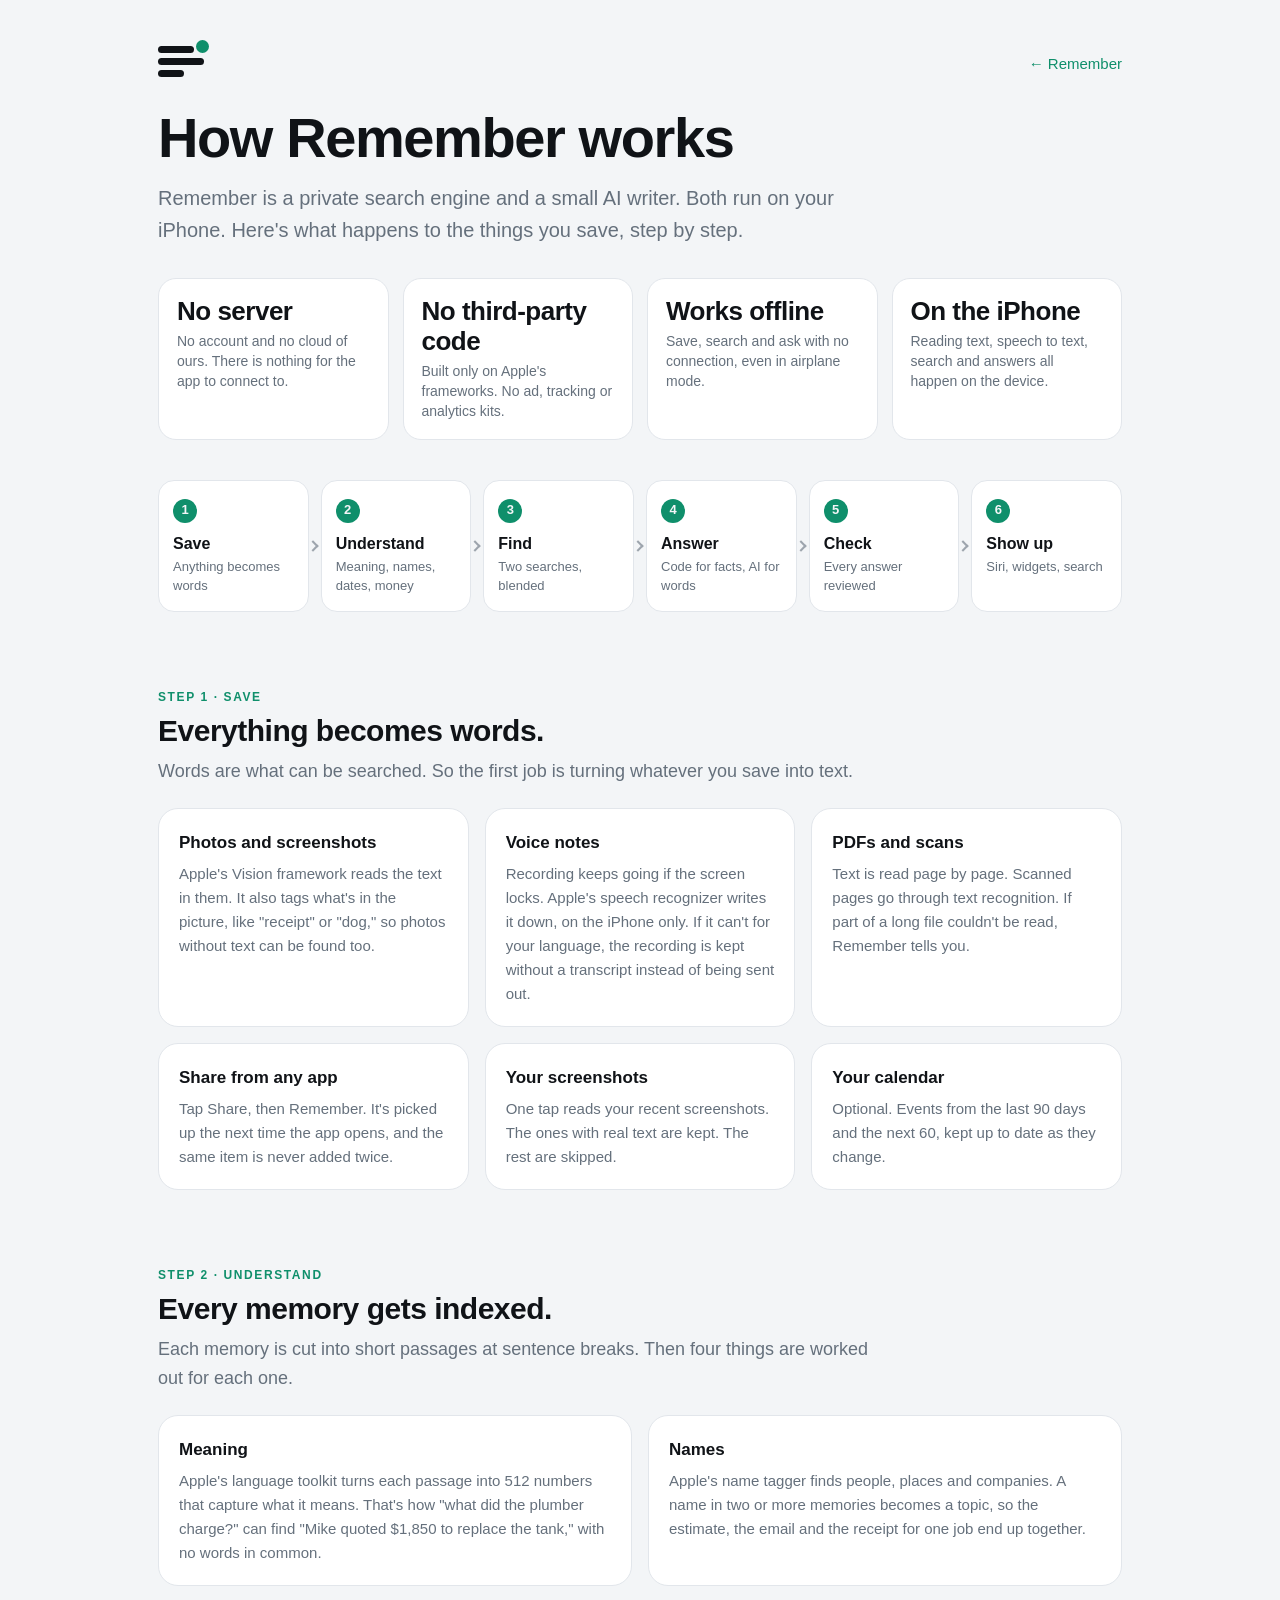
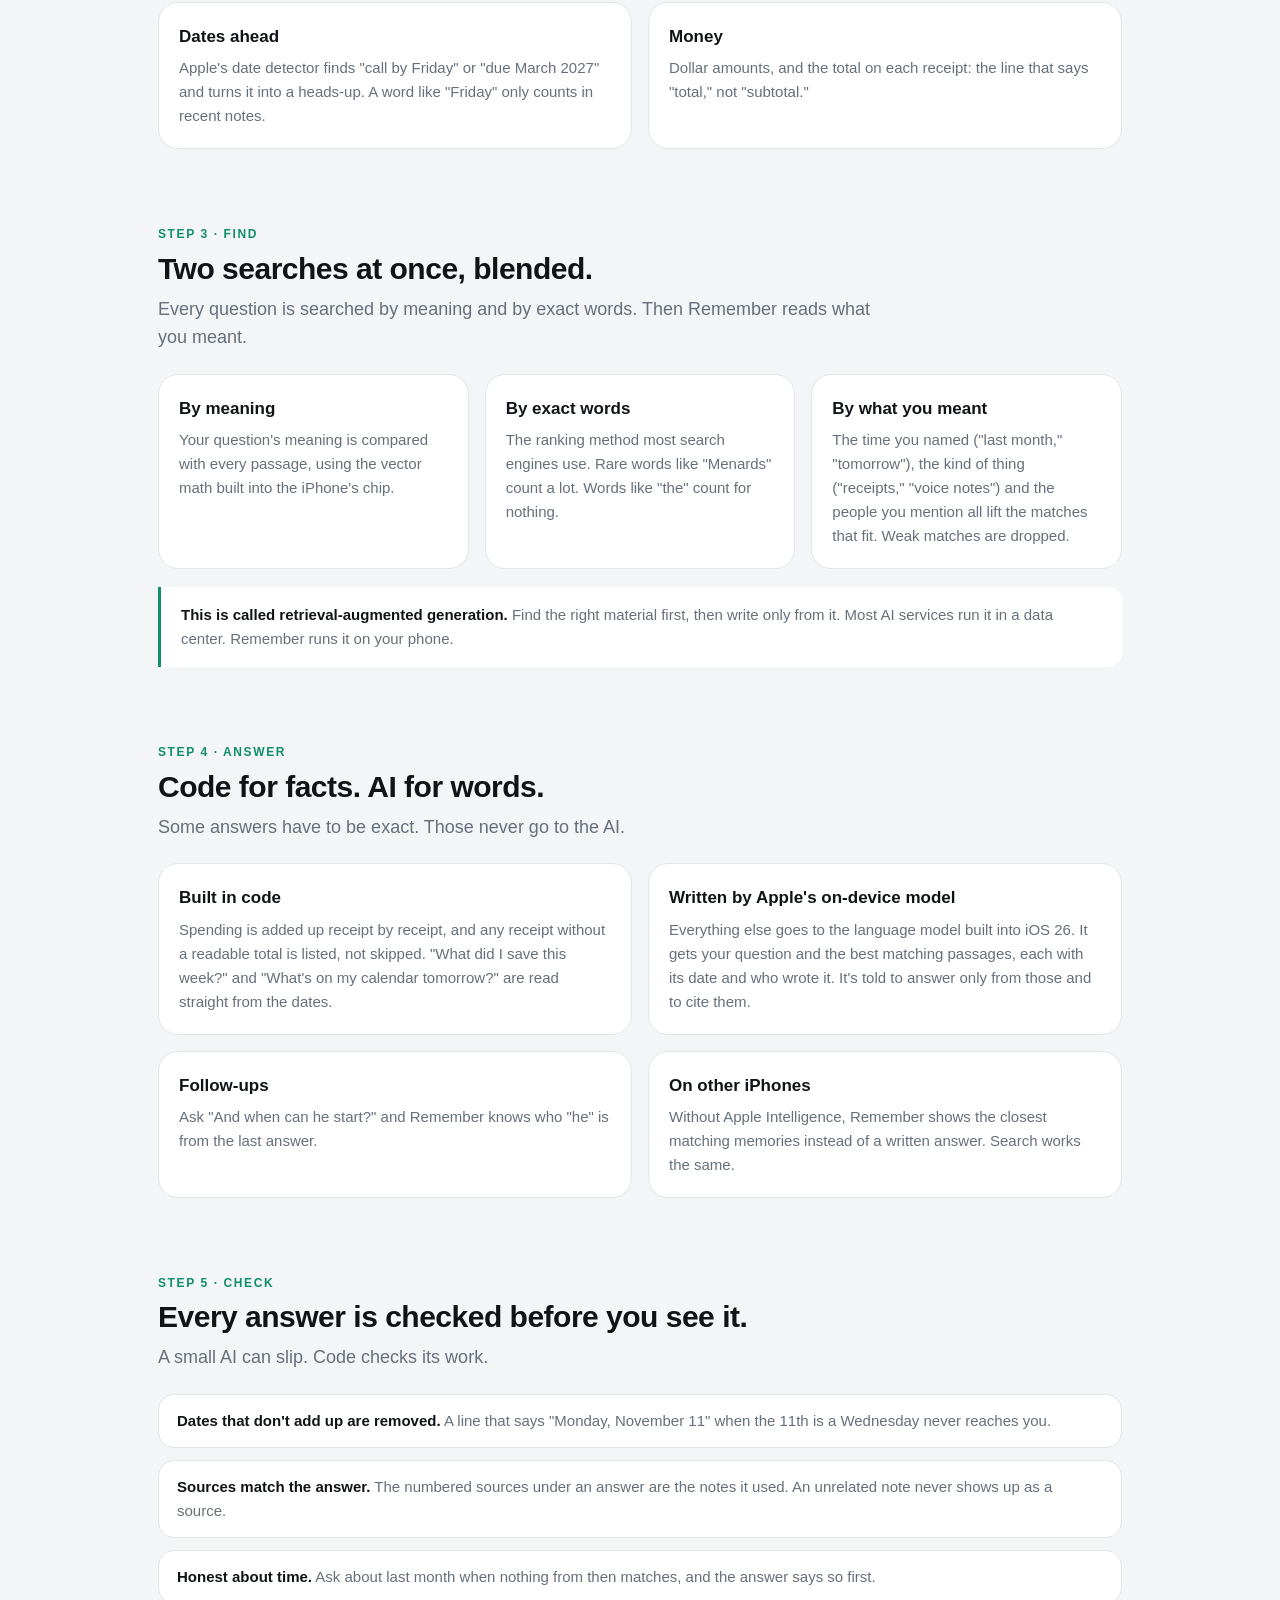
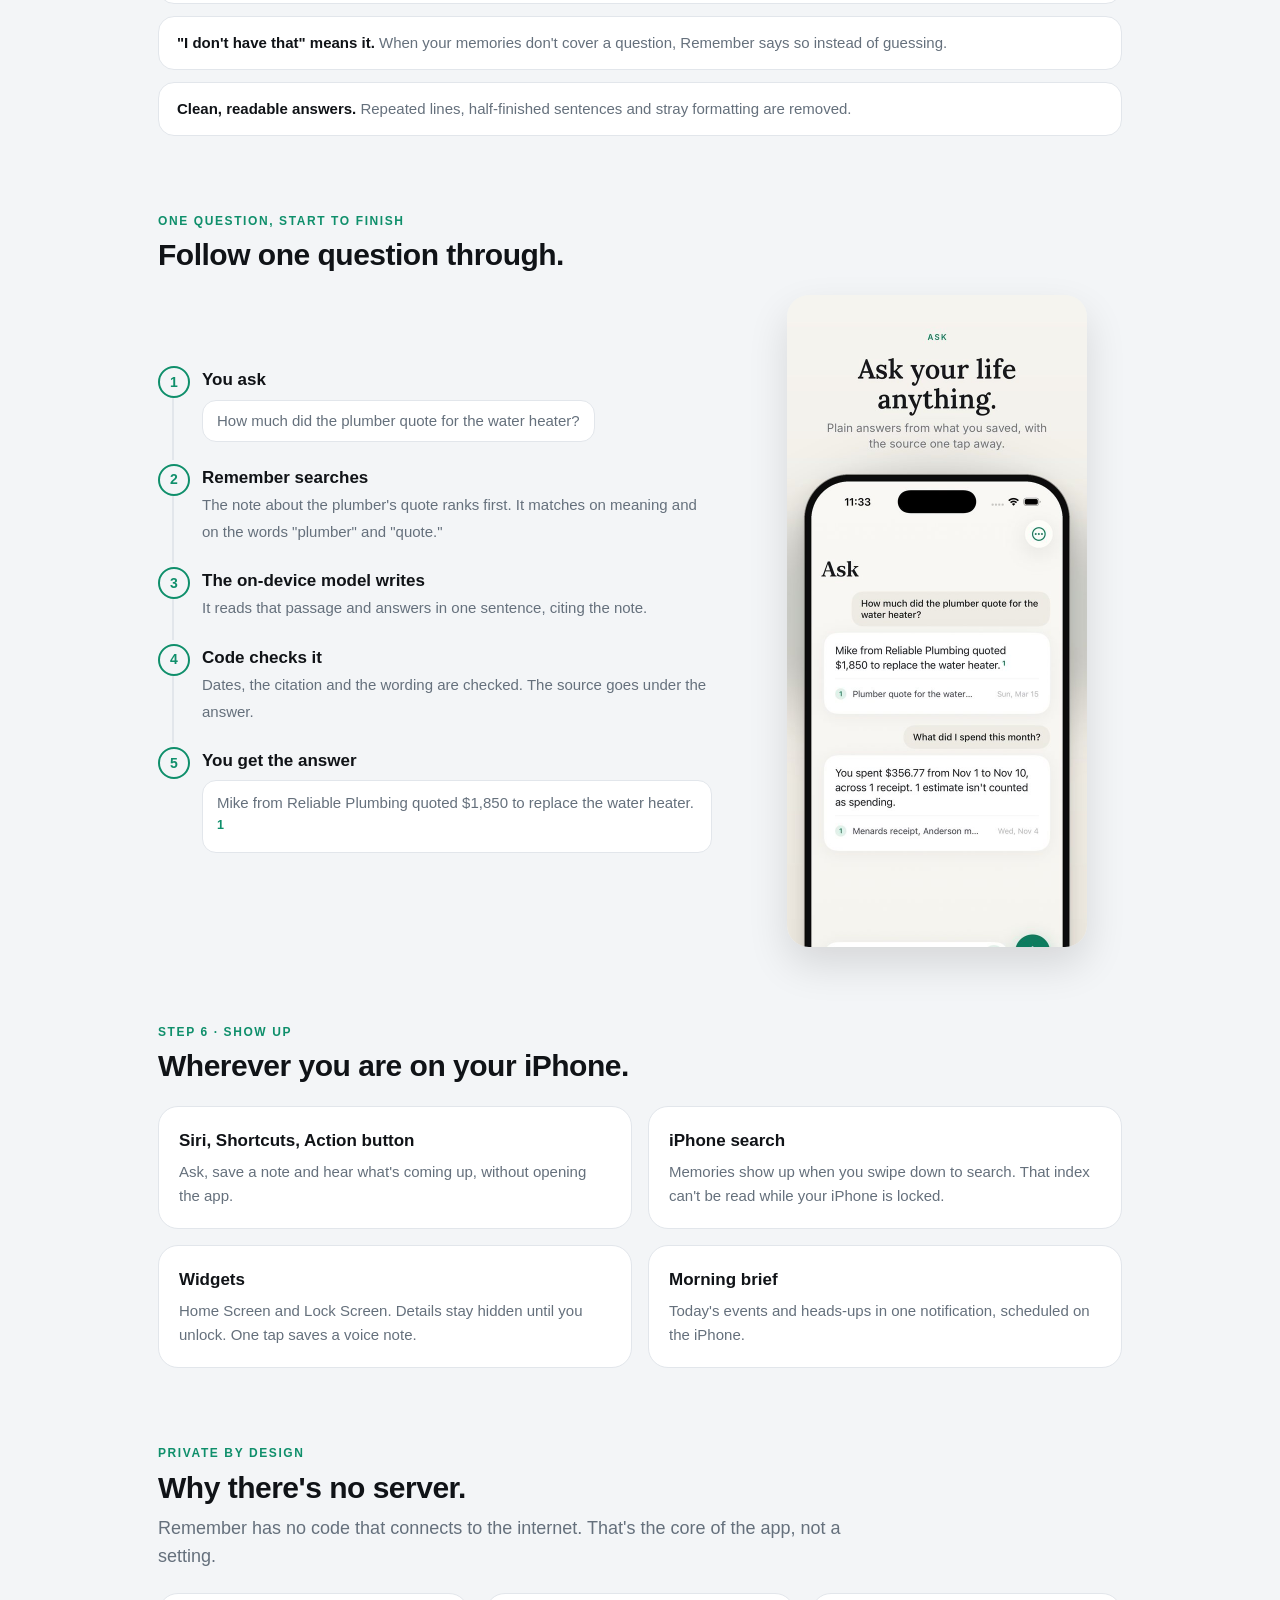
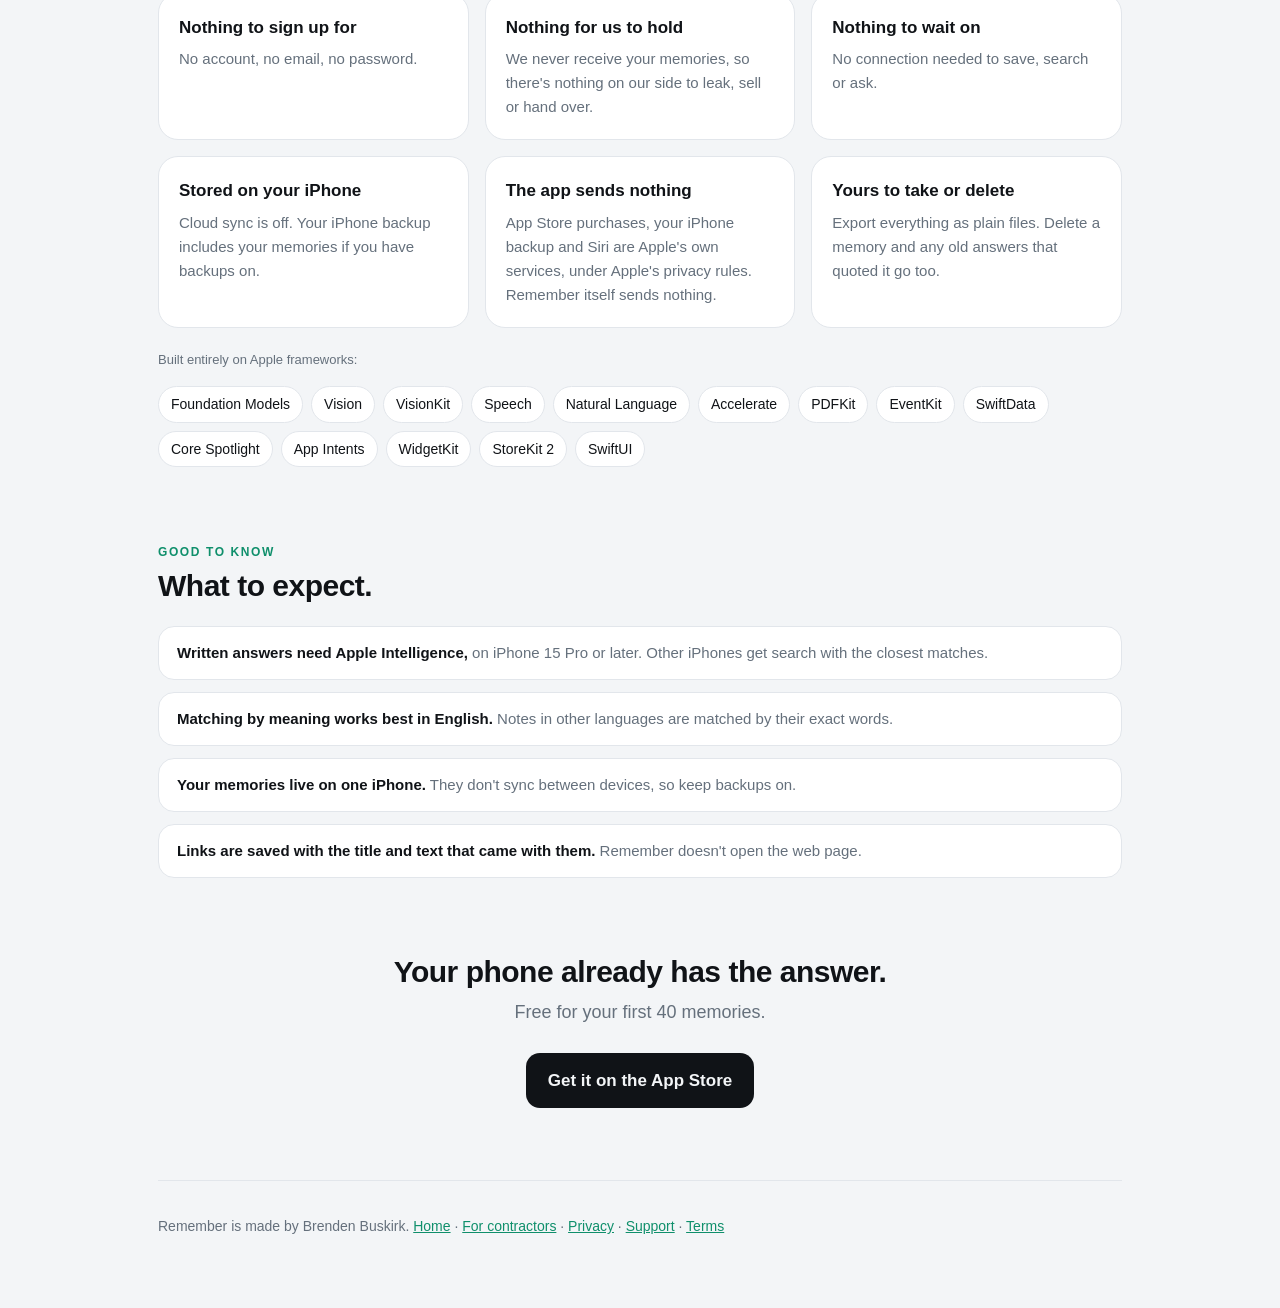
<file: remember/how-it-works.html>
<!doctype html>
<html lang="en"><head><meta charset="utf-8"><meta name="viewport" content="width=device-width, initial-scale=1">
<title>How Remember Works - Private AI on Your iPhone</title>
<meta name="description" content="A private search engine and an AI writer, both running on your iPhone. What happens to the things you save, step by step, and why there's no server.">
<meta property="og:title" content="How Remember works">
<meta property="og:description" content="A private search engine and an AI writer, both on your iPhone. No server, no account, no third-party code.">
<meta property="og:image" content="https://bounceback333.github.io/afford-it/remember/img/og.jpg">
<meta property="og:image:width" content="1200"><meta property="og:image:height" content="800">
<meta name="twitter:card" content="summary_large_image">
<meta name="twitter:image" content="https://bounceback333.github.io/afford-it/remember/img/og.jpg">
<link rel="icon" href="img/icon.png">
<link rel="stylesheet" href="style.css">
<style>
main{max-width:1000px}
.top{display:flex;align-items:center;justify-content:space-between;gap:16px}
.top a{font-size:15px;text-decoration:none}
.top .mark{margin-bottom:0}
.intro{margin-top:22px}
.intro h1{font-size:clamp(36px,5.6vw,56px);line-height:1.05;letter-spacing:-1.4px;margin:8px 0 14px}
.lead{font-size:20px;color:var(--muted);margin:0 0 8px;max-width:720px}
.stats{display:grid;grid-template-columns:repeat(4,1fr);gap:14px;margin-top:32px}
.stat{background:var(--card);border:1px solid var(--line);border-radius:18px;padding:18px}
.stat b{display:block;font-size:26px;letter-spacing:-.5px;line-height:1.15;margin-bottom:4px}
.stat span{color:var(--muted);font-size:14px;line-height:1.45;display:block}
.flow{display:grid;grid-template-columns:repeat(6,1fr);gap:12px;margin-top:40px;counter-reset:step}
.flow a{position:relative;display:block;text-decoration:none;color:var(--ink);background:var(--card);border:1px solid var(--line);border-radius:16px;padding:14px 14px 16px}
.flow a::before{counter-increment:step;content:counter(step);display:inline-grid;place-items:center;width:24px;height:24px;border-radius:50%;background:var(--accent);color:var(--bg);font-size:13px;font-weight:700;margin-bottom:8px}
.flow a:not(:last-child)::after{content:"";position:absolute;right:-9px;top:50%;width:6px;height:6px;border-top:2px solid var(--muted);border-right:2px solid var(--muted);transform:translateY(-50%) rotate(45deg);opacity:.6}
.flow b{display:block;font-size:16px}
.flow span{display:block;color:var(--muted);font-size:13px;line-height:1.4;margin-top:2px}
.flow a:hover{border-color:var(--accent)}
section{margin-top:76px;scroll-margin-top:24px}
.eyebrow{font-size:12px;font-weight:700;letter-spacing:1.6px;text-transform:uppercase;color:var(--accent);margin:0}
section>h2{font-size:30px;letter-spacing:-.5px;margin:6px 0 8px;line-height:1.2}
section>.lead{font-size:18px}
.grid{display:grid;grid-template-columns:repeat(3,1fr);gap:16px;margin-top:22px}
.grid.two{grid-template-columns:repeat(2,1fr)}
.card{background:var(--card);border:1px solid var(--line);border-radius:20px;padding:20px}
.card h3{margin:0 0 6px;font-size:17px}.card p{margin:0;color:var(--muted);font-size:15px}
.aside{margin-top:18px;padding:16px 20px;border-left:3px solid var(--accent);background:var(--card);border-radius:0 14px 14px 0;font-size:15px;color:var(--muted)}
.aside strong{color:var(--ink)}
.trace{display:grid;grid-template-columns:1.2fr .8fr;gap:40px;align-items:center;margin-top:22px}
.trace ol{list-style:none;margin:0;padding:0;counter-reset:t}
.trace li{position:relative;padding:0 0 22px 44px;counter-increment:t}
.trace li::before{content:counter(t);position:absolute;left:0;top:0;width:28px;height:28px;border-radius:50%;border:2px solid var(--accent);color:var(--accent);display:grid;place-items:center;font-size:14px;font-weight:700}
.trace li:not(:last-child)::after{content:"";position:absolute;left:14px;top:32px;bottom:4px;width:2px;background:var(--line)}
.trace li b{display:block}
.trace li span{color:var(--muted);font-size:15px}
.q{display:inline-block;background:var(--card);border:1px solid var(--line);border-radius:14px;padding:8px 14px;font-size:15px;margin-top:6px}
.a{display:block;background:var(--card);border:1px solid var(--line);border-radius:14px;padding:10px 14px;font-size:15px;margin-top:6px}
.a sup{color:var(--accent);font-weight:700}
.trace img{width:100%;max-width:300px;justify-self:center;border-radius:22px;box-shadow:0 18px 40px rgba(0,0,0,.12)}
.list{margin:22px 0 0;padding:0;list-style:none;display:grid;gap:12px}
.list li{background:var(--card);border:1px solid var(--line);border-radius:16px;padding:14px 18px;font-size:15px;color:var(--muted)}
.list li b{color:var(--ink)}
.chips{display:flex;flex-wrap:wrap;gap:8px;margin-top:16px}
.chips span{background:var(--card);border:1px solid var(--line);padding:6px 12px;border-radius:999px;font-size:14px}
.cta{display:inline-flex;align-items:center;gap:10px;background:var(--ink);color:var(--bg);padding:14px 22px;border-radius:14px;text-decoration:none;font-weight:600;margin-top:8px}
.end{text-align:center}
.end .lead{margin:0 auto 18px}
.note{font-size:13px;color:var(--muted);margin-top:10px}
footer{margin-top:72px;padding-top:20px;border-top:1px solid var(--line);color:var(--muted);font-size:14px}
@media (max-width:860px){.flow{grid-template-columns:repeat(3,1fr)}.flow a:nth-child(3)::after{display:none}.stats{grid-template-columns:repeat(2,1fr)}.grid{grid-template-columns:repeat(2,1fr)}}
@media (max-width:600px){.flow{grid-template-columns:repeat(2,1fr)}.flow a::after{display:none}.grid,.grid.two,.trace{grid-template-columns:1fr}.trace img{max-width:240px}section{margin-top:60px}.stats{gap:10px}.stat{padding:14px}.stat b{font-size:19px}.stat span{font-size:13px}section>h2{font-size:26px}}
</style></head>
<body><main>

<div class="top">
  <a href="./" aria-label="Remember home"><span class="mark"><i></i><i></i><i></i><b></b></span></a>
  <a href="./">← Remember</a>
</div>

<div class="intro">
  <h1>How Remember works</h1>
  <p class="lead">Remember is a private search engine and a small AI writer. Both run on your iPhone. Here's what happens to the things you save, step by step.</p>
</div>

<div class="stats">
  <div class="stat"><b>No server</b><span>No account and no cloud of ours. There is nothing for the app to connect to.</span></div>
  <div class="stat"><b>No third-party code</b><span>Built only on Apple's frameworks. No ad, tracking or analytics kits.</span></div>
  <div class="stat"><b>Works offline</b><span>Save, search and ask with no connection, even in airplane mode.</span></div>
  <div class="stat"><b>On the iPhone</b><span>Reading text, speech to text, search and answers all happen on the device.</span></div>
</div>

<nav class="flow" aria-label="The six steps">
  <a href="#save"><b>Save</b><span>Anything becomes words</span></a>
  <a href="#understand"><b>Understand</b><span>Meaning, names, dates, money</span></a>
  <a href="#find"><b>Find</b><span>Two searches, blended</span></a>
  <a href="#answer"><b>Answer</b><span>Code for facts, AI for words</span></a>
  <a href="#check"><b>Check</b><span>Every answer reviewed</span></a>
  <a href="#everywhere"><b>Show up</b><span>Siri, widgets, search</span></a>
</nav>

<section id="save">
  <p class="eyebrow">Step 1 · Save</p>
  <h2>Everything becomes words.</h2>
  <p class="lead">Words are what can be searched. So the first job is turning whatever you save into text.</p>
  <div class="grid">
    <div class="card"><h3>Photos and screenshots</h3><p>Apple's Vision framework reads the text in them. It also tags what's in the picture, like "receipt" or "dog," so photos without text can be found too.</p></div>
    <div class="card"><h3>Voice notes</h3><p>Recording keeps going if the screen locks. Apple's speech recognizer writes it down, on the iPhone only. If it can't for your language, the recording is kept without a transcript instead of being sent out.</p></div>
    <div class="card"><h3>PDFs and scans</h3><p>Text is read page by page. Scanned pages go through text recognition. If part of a long file couldn't be read, Remember tells you.</p></div>
    <div class="card"><h3>Share from any app</h3><p>Tap Share, then Remember. It's picked up the next time the app opens, and the same item is never added twice.</p></div>
    <div class="card"><h3>Your screenshots</h3><p>One tap reads your recent screenshots. The ones with real text are kept. The rest are skipped.</p></div>
    <div class="card"><h3>Your calendar</h3><p>Optional. Events from the last 90 days and the next 60, kept up to date as they change.</p></div>
  </div>
</section>

<section id="understand">
  <p class="eyebrow">Step 2 · Understand</p>
  <h2>Every memory gets indexed.</h2>
  <p class="lead">Each memory is cut into short passages at sentence breaks. Then four things are worked out for each one.</p>
  <div class="grid two">
    <div class="card"><h3>Meaning</h3><p>Apple's language toolkit turns each passage into 512 numbers that capture what it means. That's how "what did the plumber charge?" can find "Mike quoted $1,850 to replace the tank," with no words in common.</p></div>
    <div class="card"><h3>Names</h3><p>Apple's name tagger finds people, places and companies. A name in two or more memories becomes a topic, so the estimate, the email and the receipt for one job end up together.</p></div>
    <div class="card"><h3>Dates ahead</h3><p>Apple's date detector finds "call by Friday" or "due March 2027" and turns it into a heads-up. A word like "Friday" only counts in recent notes.</p></div>
    <div class="card"><h3>Money</h3><p>Dollar amounts, and the total on each receipt: the line that says "total," not "subtotal."</p></div>
  </div>
</section>

<section id="find">
  <p class="eyebrow">Step 3 · Find</p>
  <h2>Two searches at once, blended.</h2>
  <p class="lead">Every question is searched by meaning and by exact words. Then Remember reads what you meant.</p>
  <div class="grid">
    <div class="card"><h3>By meaning</h3><p>Your question's meaning is compared with every passage, using the vector math built into the iPhone's chip.</p></div>
    <div class="card"><h3>By exact words</h3><p>The ranking method most search engines use. Rare words like "Menards" count a lot. Words like "the" count for nothing.</p></div>
    <div class="card"><h3>By what you meant</h3><p>The time you named ("last month," "tomorrow"), the kind of thing ("receipts," "voice notes") and the people you mention all lift the matches that fit. Weak matches are dropped.</p></div>
  </div>
  <p class="aside"><strong>This is called retrieval-augmented generation.</strong> Find the right material first, then write only from it. Most AI services run it in a data center. Remember runs it on your phone.</p>
</section>

<section id="answer">
  <p class="eyebrow">Step 4 · Answer</p>
  <h2>Code for facts. AI for words.</h2>
  <p class="lead">Some answers have to be exact. Those never go to the AI.</p>
  <div class="grid two">
    <div class="card"><h3>Built in code</h3><p>Spending is added up receipt by receipt, and any receipt without a readable total is listed, not skipped. "What did I save this week?" and "What's on my calendar tomorrow?" are read straight from the dates.</p></div>
    <div class="card"><h3>Written by Apple's on-device model</h3><p>Everything else goes to the language model built into iOS 26. It gets your question and the best matching passages, each with its date and who wrote it. It's told to answer only from those and to cite them.</p></div>
    <div class="card"><h3>Follow-ups</h3><p>Ask "And when can he start?" and Remember knows who "he" is from the last answer.</p></div>
    <div class="card"><h3>On other iPhones</h3><p>Without Apple Intelligence, Remember shows the closest matching memories instead of a written answer. Search works the same.</p></div>
  </div>
</section>

<section id="check">
  <p class="eyebrow">Step 5 · Check</p>
  <h2>Every answer is checked before you see it.</h2>
  <p class="lead">A small AI can slip. Code checks its work.</p>
  <ul class="list">
    <li><b>Dates that don't add up are removed.</b> A line that says "Monday, November 11" when the 11th is a Wednesday never reaches you.</li>
    <li><b>Sources match the answer.</b> The numbered sources under an answer are the notes it used. An unrelated note never shows up as a source.</li>
    <li><b>Honest about time.</b> Ask about last month when nothing from then matches, and the answer says so first.</li>
    <li><b>"I don't have that" means it.</b> When your memories don't cover a question, Remember says so instead of guessing.</li>
    <li><b>Clean, readable answers.</b> Repeated lines, half-finished sentences and stray formatting are removed.</li>
  </ul>
</section>

<section id="trace">
  <p class="eyebrow">One question, start to finish</p>
  <h2>Follow one question through.</h2>
  <div class="trace">
    <ol>
      <li><b>You ask</b><span class="q">How much did the plumber quote for the water heater?</span></li>
      <li><b>Remember searches</b><span>The note about the plumber's quote ranks first. It matches on meaning and on the words "plumber" and "quote."</span></li>
      <li><b>The on-device model writes</b><span>It reads that passage and answers in one sentence, citing the note.</span></li>
      <li><b>Code checks it</b><span>Dates, the citation and the wording are checked. The source goes under the answer.</span></li>
      <li><b>You get the answer</b><span class="a">Mike from Reliable Plumbing quoted $1,850 to replace the water heater. <sup>1</sup></span></li>
    </ol>
    <img src="img/shot-1.jpg" alt="Remember answering the plumber question with its source">
  </div>
</section>

<section id="everywhere">
  <p class="eyebrow">Step 6 · Show up</p>
  <h2>Wherever you are on your iPhone.</h2>
  <div class="grid two">
    <div class="card"><h3>Siri, Shortcuts, Action button</h3><p>Ask, save a note and hear what's coming up, without opening the app.</p></div>
    <div class="card"><h3>iPhone search</h3><p>Memories show up when you swipe down to search. That index can't be read while your iPhone is locked.</p></div>
    <div class="card"><h3>Widgets</h3><p>Home Screen and Lock Screen. Details stay hidden until you unlock. One tap saves a voice note.</p></div>
    <div class="card"><h3>Morning brief</h3><p>Today's events and heads-ups in one notification, scheduled on the iPhone.</p></div>
  </div>
</section>

<section id="private">
  <p class="eyebrow">Private by design</p>
  <h2>Why there's no server.</h2>
  <p class="lead">Remember has no code that connects to the internet. That's the core of the app, not a setting.</p>
  <div class="grid">
    <div class="card"><h3>Nothing to sign up for</h3><p>No account, no email, no password.</p></div>
    <div class="card"><h3>Nothing for us to hold</h3><p>We never receive your memories, so there's nothing on our side to leak, sell or hand over.</p></div>
    <div class="card"><h3>Nothing to wait on</h3><p>No connection needed to save, search or ask.</p></div>
    <div class="card"><h3>Stored on your iPhone</h3><p>Cloud sync is off. Your iPhone backup includes your memories if you have backups on.</p></div>
    <div class="card"><h3>The app sends nothing</h3><p>App Store purchases, your iPhone backup and Siri are Apple's own services, under Apple's privacy rules. Remember itself sends nothing.</p></div>
    <div class="card"><h3>Yours to take or delete</h3><p>Export everything as plain files. Delete a memory and any old answers that quoted it go too.</p></div>
  </div>
  <p class="note" style="margin-top:22px">Built entirely on Apple frameworks:</p>
  <div class="chips">
    <span>Foundation Models</span><span>Vision</span><span>VisionKit</span><span>Speech</span><span>Natural Language</span><span>Accelerate</span><span>PDFKit</span><span>EventKit</span><span>SwiftData</span><span>Core Spotlight</span><span>App Intents</span><span>WidgetKit</span><span>StoreKit 2</span><span>SwiftUI</span>
  </div>
</section>

<section id="limits">
  <p class="eyebrow">Good to know</p>
  <h2>What to expect.</h2>
  <ul class="list">
    <li><b>Written answers need Apple Intelligence,</b> on iPhone 15 Pro or later. Other iPhones get search with the closest matches.</li>
    <li><b>Matching by meaning works best in English.</b> Notes in other languages are matched by their exact words.</li>
    <li><b>Your memories live on one iPhone.</b> They don't sync between devices, so keep backups on.</li>
    <li><b>Links are saved with the title and text that came with them.</b> Remember doesn't open the web page.</li>
  </ul>
</section>

<section class="end">
  <h2>Your phone already has the answer.</h2>
  <p class="lead">Free for your first 40 memories.</p>
  <a class="cta" href="https://apps.apple.com/us/search?term=Remember%20Private%20AI%20Memory">Get it on the App Store</a>
</section>

<footer>
  <p>Remember is made by Brenden Buskirk. <a href="./">Home</a> · <a href="contractors.html">For contractors</a> · <a href="privacy.html">Privacy</a> · <a href="mailto:bmoney30253025@gmail.com?subject=Remember%20support">Support</a> · <a href="https://www.apple.com/legal/internet-services/itunes/dev/stdeula/">Terms</a></p>
</footer>
</main></body></html>
</file>
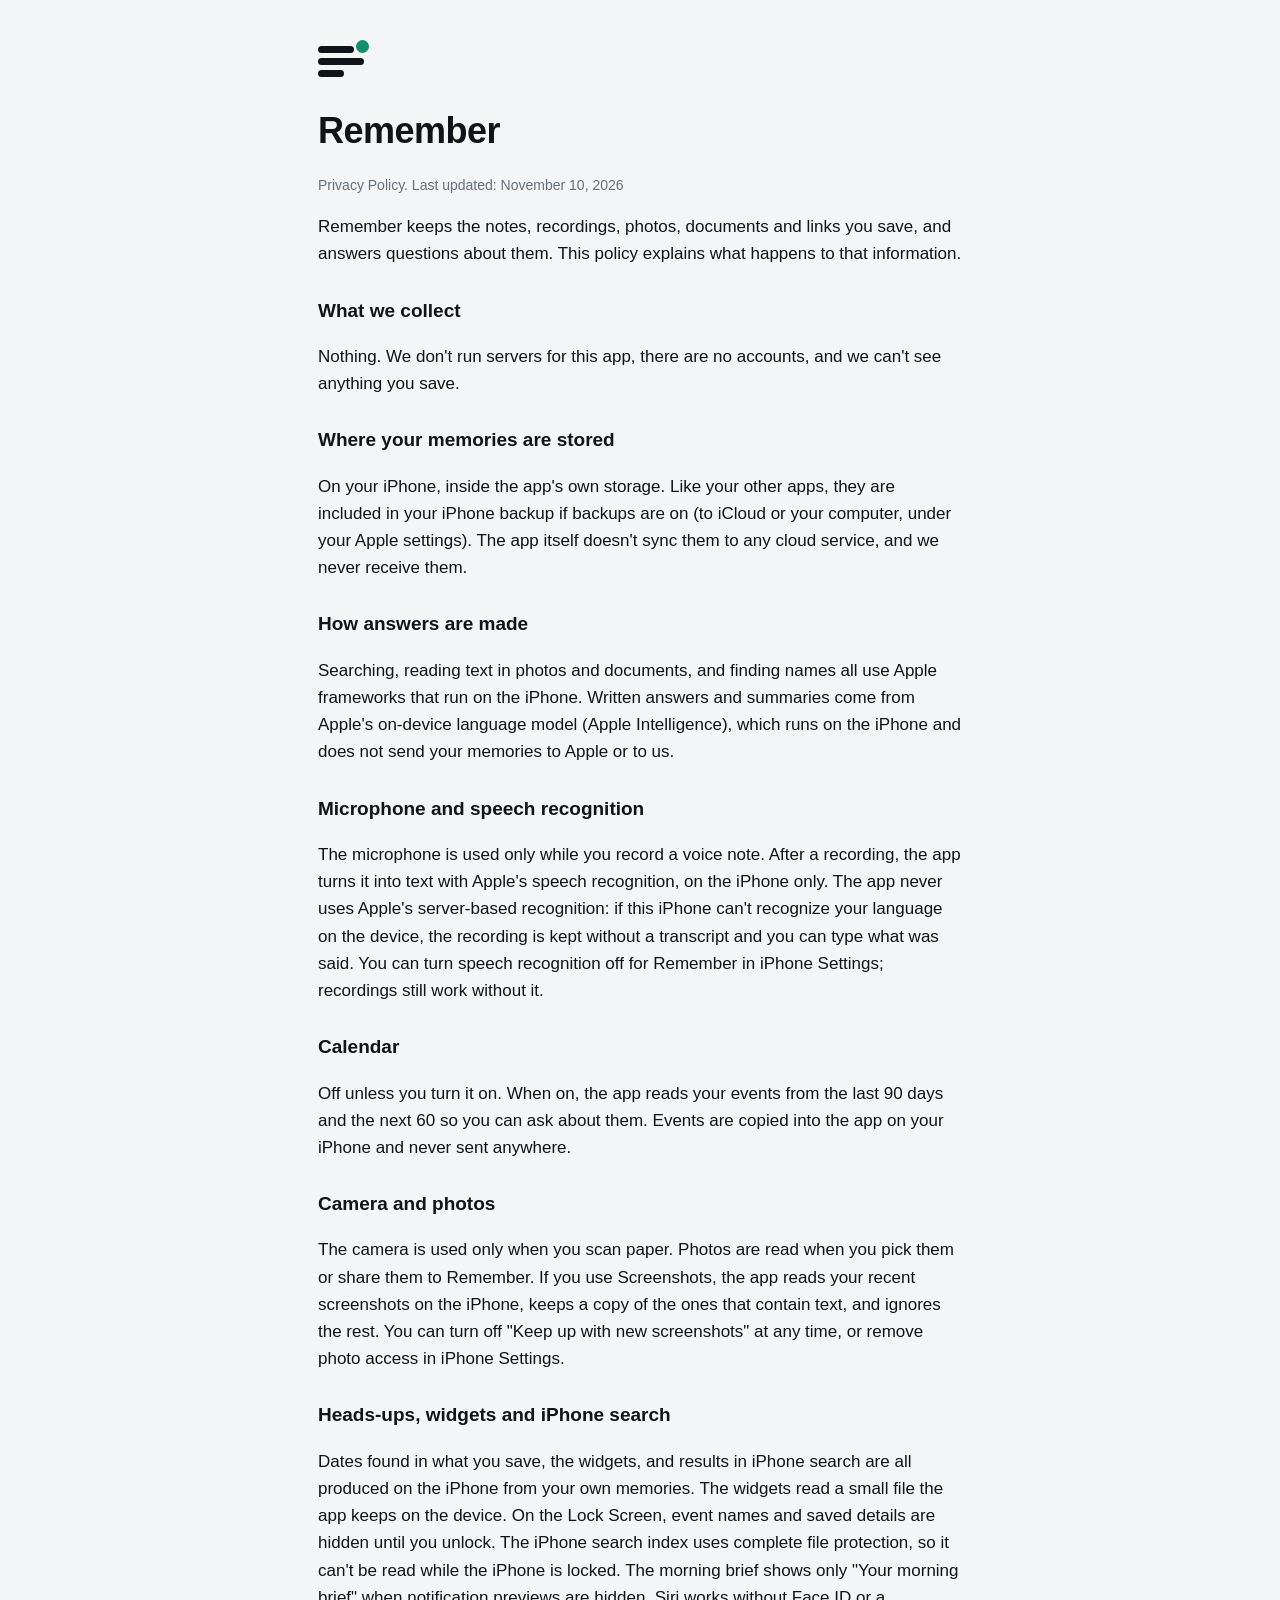
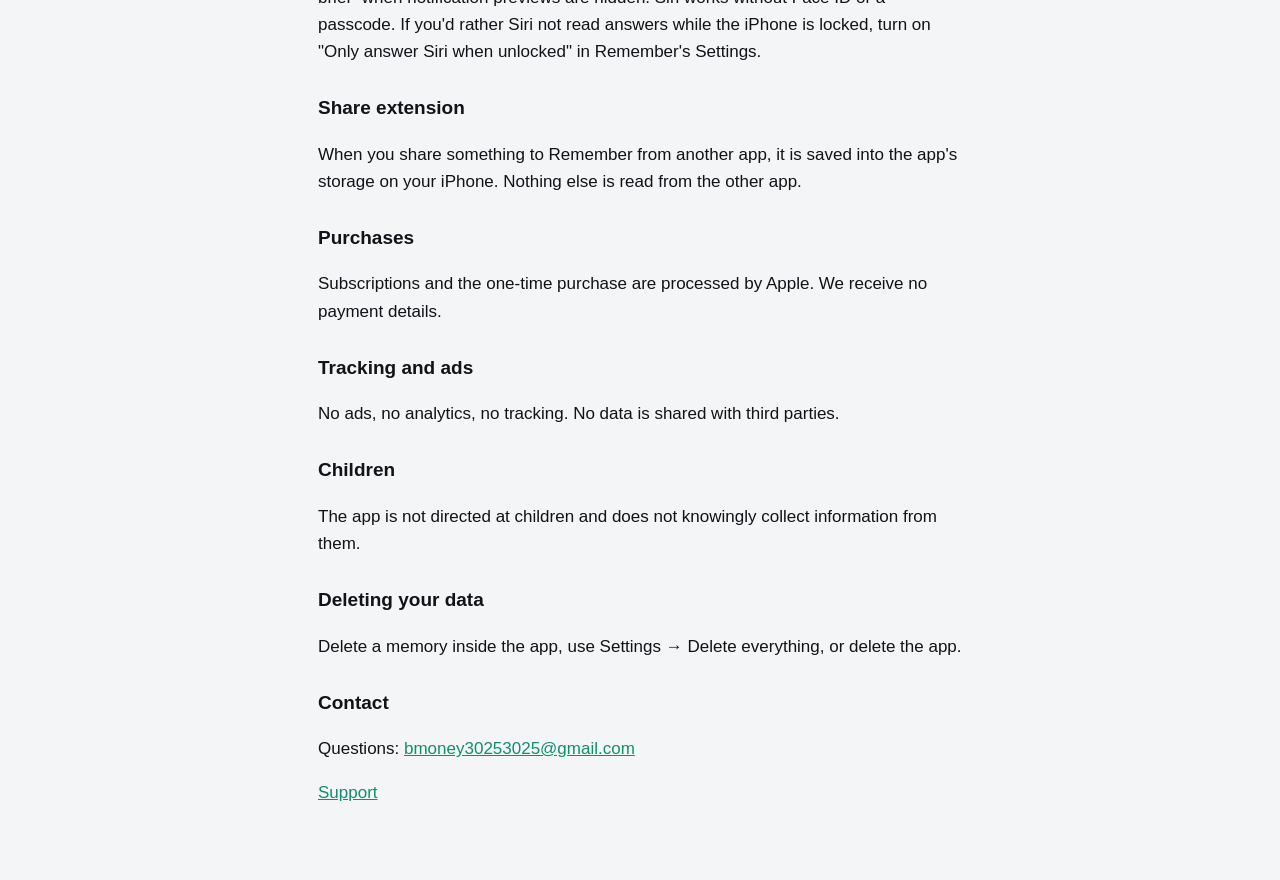
<file: remember/privacy.html>
<!doctype html>
<html lang="en"><head><meta charset="utf-8"><meta name="viewport" content="width=device-width, initial-scale=1">
<title>Remember - Privacy Policy</title><link rel="stylesheet" href="style.css"></head>
<body><main>
<span class="mark"><i></i><i></i><i></i><b></b></span>
<h1>Remember</h1>
<p class="muted">Privacy Policy. Last updated: November 10, 2026</p>
<p>Remember keeps the notes, recordings, photos, documents and links you save, and answers questions about them. This policy explains what happens to that information.</p>
<h2>What we collect</h2>
<p>Nothing. We don't run servers for this app, there are no accounts, and we can't see anything you save.</p>
<h2>Where your memories are stored</h2>
<p>On your iPhone, inside the app's own storage. Like your other apps, they are included in your iPhone backup if backups are on (to iCloud or your computer, under your Apple settings). The app itself doesn't sync them to any cloud service, and we never receive them.</p>
<h2>How answers are made</h2>
<p>Searching, reading text in photos and documents, and finding names all use Apple frameworks that run on the iPhone. Written answers and summaries come from Apple's on-device language model (Apple Intelligence), which runs on the iPhone and does not send your memories to Apple or to us.</p>
<h2>Microphone and speech recognition</h2>
<p>The microphone is used only while you record a voice note. After a recording, the app turns it into text with Apple's speech recognition, on the iPhone only. The app never uses Apple's server-based recognition: if this iPhone can't recognize your language on the device, the recording is kept without a transcript and you can type what was said. You can turn speech recognition off for Remember in iPhone Settings; recordings still work without it.</p>
<h2>Calendar</h2>
<p>Off unless you turn it on. When on, the app reads your events from the last 90 days and the next 60 so you can ask about them. Events are copied into the app on your iPhone and never sent anywhere.</p>
<h2>Camera and photos</h2>
<p>The camera is used only when you scan paper. Photos are read when you pick them or share them to Remember. If you use Screenshots, the app reads your recent screenshots on the iPhone, keeps a copy of the ones that contain text, and ignores the rest. You can turn off "Keep up with new screenshots" at any time, or remove photo access in iPhone Settings.</p>
<h2>Heads-ups, widgets and iPhone search</h2>
<p>Dates found in what you save, the widgets, and results in iPhone search are all produced on the iPhone from your own memories. The widgets read a small file the app keeps on the device. On the Lock Screen, event names and saved details are hidden until you unlock. The iPhone search index uses complete file protection, so it can't be read while the iPhone is locked. The morning brief shows only "Your morning brief" when notification previews are hidden. Siri works without Face ID or a passcode. If you'd rather Siri not read answers while the iPhone is locked, turn on "Only answer Siri when unlocked" in Remember's Settings.</p>
<h2>Share extension</h2>
<p>When you share something to Remember from another app, it is saved into the app's storage on your iPhone. Nothing else is read from the other app.</p>
<h2>Purchases</h2>
<p>Subscriptions and the one-time purchase are processed by Apple. We receive no payment details.</p>
<h2>Tracking and ads</h2>
<p>No ads, no analytics, no tracking. No data is shared with third parties.</p>
<h2>Children</h2>
<p>The app is not directed at children and does not knowingly collect information from them.</p>
<h2>Deleting your data</h2>
<p>Delete a memory inside the app, use Settings → Delete everything, or delete the app.</p>
<h2>Contact</h2>
<p>Questions: <a href="mailto:bmoney30253025@gmail.com?subject=Remember%20privacy">bmoney30253025@gmail.com</a></p>
<p><a href="index.html">Support</a></p>
</main></body></html>
</file>
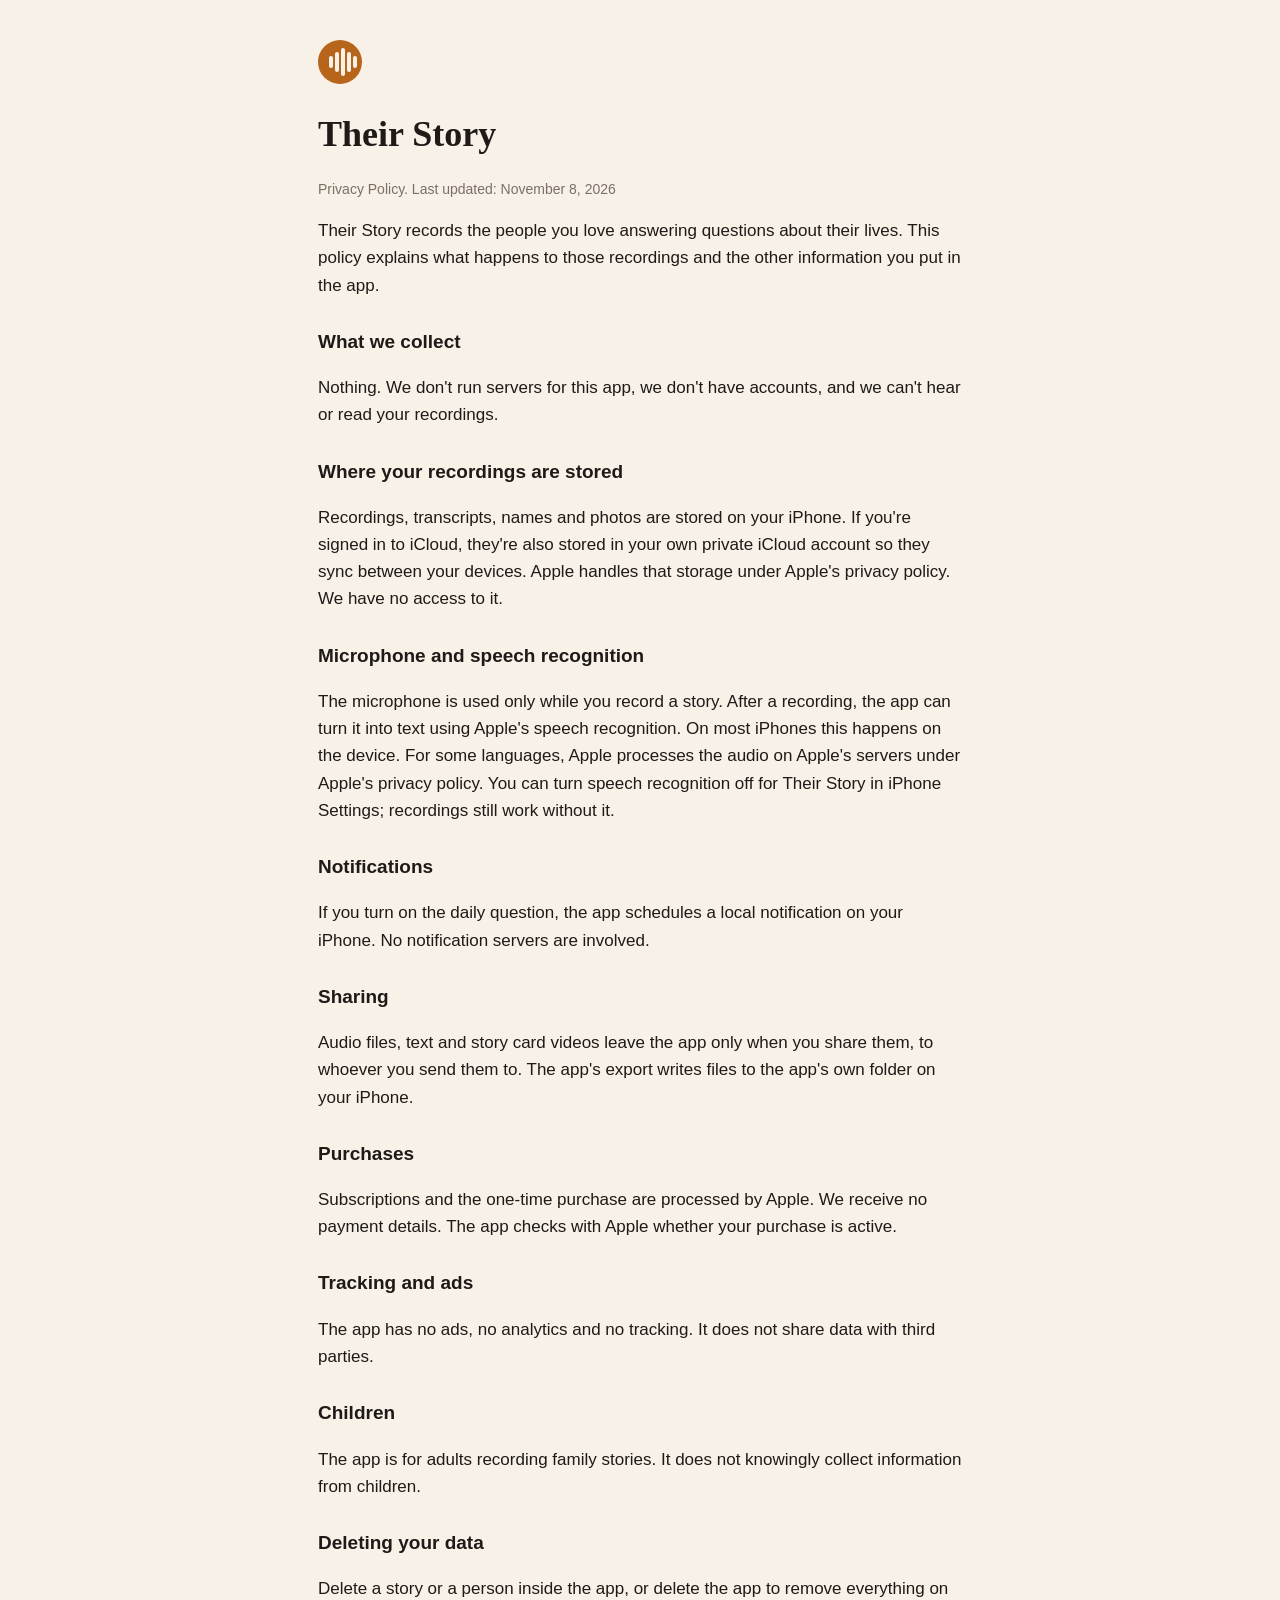
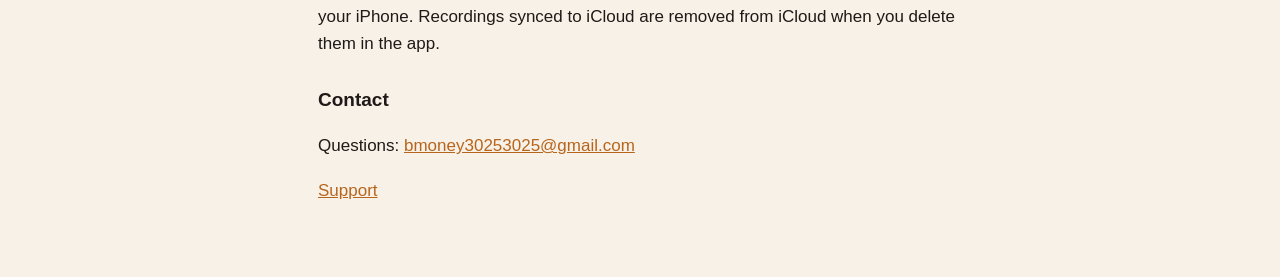
<file: their-story/privacy.html>
<!doctype html>
<html lang="en"><head><meta charset="utf-8"><meta name="viewport" content="width=device-width, initial-scale=1">
<title>Their Story - Privacy Policy</title><link rel="stylesheet" href="style.css"></head>
<body><main>
<span class="mark"><i></i><i></i><i></i><i></i><i></i></span>
<h1>Their Story</h1>
<p class="muted">Privacy Policy. Last updated: November 8, 2026</p>
<p>Their Story records the people you love answering questions about their lives. This policy explains what happens to those recordings and the other information you put in the app.</p>
<h2>What we collect</h2>
<p>Nothing. We don't run servers for this app, we don't have accounts, and we can't hear or read your recordings.</p>
<h2>Where your recordings are stored</h2>
<p>Recordings, transcripts, names and photos are stored on your iPhone. If you're signed in to iCloud, they're also stored in your own private iCloud account so they sync between your devices. Apple handles that storage under Apple's privacy policy. We have no access to it.</p>
<h2>Microphone and speech recognition</h2>
<p>The microphone is used only while you record a story. After a recording, the app can turn it into text using Apple's speech recognition. On most iPhones this happens on the device. For some languages, Apple processes the audio on Apple's servers under Apple's privacy policy. You can turn speech recognition off for Their Story in iPhone Settings; recordings still work without it.</p>
<h2>Notifications</h2>
<p>If you turn on the daily question, the app schedules a local notification on your iPhone. No notification servers are involved.</p>
<h2>Sharing</h2>
<p>Audio files, text and story card videos leave the app only when you share them, to whoever you send them to. The app's export writes files to the app's own folder on your iPhone.</p>
<h2>Purchases</h2>
<p>Subscriptions and the one-time purchase are processed by Apple. We receive no payment details. The app checks with Apple whether your purchase is active.</p>
<h2>Tracking and ads</h2>
<p>The app has no ads, no analytics and no tracking. It does not share data with third parties.</p>
<h2>Children</h2>
<p>The app is for adults recording family stories. It does not knowingly collect information from children.</p>
<h2>Deleting your data</h2>
<p>Delete a story or a person inside the app, or delete the app to remove everything on your iPhone. Recordings synced to iCloud are removed from iCloud when you delete them in the app.</p>
<h2>Contact</h2>
<p>Questions: <a href="mailto:bmoney30253025@gmail.com?subject=Their%20Story%20privacy">bmoney30253025@gmail.com</a></p>
<p><a href="index.html">Support</a></p>
</main></body></html>
</file>
<file: style.css>
:root{--navy:#13213D;--gold:#E3A72F;--ink:#13213D;--muted:#56637E;--bg:#EDF1F7;--card:#FFFFFF;--line:#D7DEEA}
@media (prefers-color-scheme:dark){:root{--ink:#E8EDF6;--muted:#9BA7C1;--bg:#0B1220;--card:#141E33;--line:#26334F}}
*{box-sizing:border-box}
body{margin:0;background:var(--bg);color:var(--ink);font:16px/1.6 -apple-system,BlinkMacSystemFont,"Segoe UI",Roboto,sans-serif}
header{background:var(--navy);color:#F4F6FB;padding:28px max(16px,env(safe-area-inset-left)) 28px}
header .wrap{display:flex;align-items:center;gap:14px}
.logo{width:48px;height:48px;border-radius:12px;background:#1A2950;display:grid;grid-template-columns:repeat(3,1fr);gap:3px;padding:7px}
.logo i{background:#2B3D66;border-radius:2px}.logo i.on{background:var(--gold)}
header h1{margin:0;font-size:22px}header p{margin:2px 0 0;color:#A9B5CF;font-size:14px}
.wrap{max-width:720px;margin:0 auto}
main{padding:24px max(16px,env(safe-area-inset-left)) 48px}
.card{background:var(--card);border:1px solid var(--line);border-radius:16px;padding:20px 22px;margin-bottom:16px}
h2{font-size:18px;margin:0 0 8px}
p,li{color:var(--ink)}.muted{color:var(--muted);font-size:14px}
a{color:#8A5D00}@media (prefers-color-scheme:dark){a{color:#F3C766}}
.email{font-weight:600;user-select:all}
footer{text-align:center;color:var(--muted);font-size:13px;padding:0 16px 32px}
</file>
<file: fence-estimate/style.css>
:root { --navy:#13213D; --gold:#E3A72F; --ink:#1d2433; --bg:#EDF1F7; }
body { margin:0; background:var(--bg); color:var(--ink); font:16px/1.55 -apple-system, BlinkMacSystemFont, "Segoe UI", sans-serif; }
main { max-width:680px; margin:0 auto; padding:32px 16px 48px; }
h1 { color:var(--navy); border-bottom:4px solid var(--gold); padding-bottom:8px; }
h2 { color:var(--navy); margin-top:28px; }
a { color:#8A5D00; }
.small { color:#5b6475; font-size:14px; }
</file>
<file: remember/style.css>
:root{--ink:#101317;--muted:#65707C;--bg:#F3F5F7;--card:#FFFFFF;--line:#E2E6EB;--accent:#0F8F6B}
@media (prefers-color-scheme:dark){:root{--ink:#EDF1F4;--muted:#97A2AD;--bg:#0B0E11;--card:#161A1F;--line:#252B32;--accent:#3DD6A6}}
*{box-sizing:border-box}
body{margin:0;background:var(--bg);color:var(--ink);font:17px/1.6 -apple-system,BlinkMacSystemFont,"Segoe UI",Roboto,sans-serif}
main{max-width:680px;margin:0 auto;padding:40px max(18px,env(safe-area-inset-left)) 56px}
h1{font-size:36px;margin:0 0 6px;font-weight:700;letter-spacing:-.5px}
h2{font-size:19px;margin:28px 0 8px}
.muted{color:var(--muted);font-size:14px}
a{color:var(--accent)}
.mark{display:inline-block;position:relative;width:52px;height:40px;margin-bottom:14px}
.mark i{position:absolute;left:0;height:7px;border-radius:4px;background:var(--ink)}
.mark i:nth-child(1){top:6px;width:36px}.mark i:nth-child(2){top:18px;width:46px}.mark i:nth-child(3){top:30px;width:26px}
.mark b{position:absolute;left:38px;top:0;width:13px;height:13px;border-radius:50%;background:var(--accent)}
</file>
<file: their-story/style.css>
:root{--ink:#1F1A17;--muted:#7B6F66;--bg:#F7F1E8;--card:#FFFFFF;--line:#E9DFD2;--amber:#B8651C}
@media (prefers-color-scheme:dark){:root{--ink:#F4ECE2;--muted:#A99C92;--bg:#16110E;--card:#231C18;--line:#332923;--amber:#E6A052}}
*{box-sizing:border-box}
body{margin:0;background:var(--bg);color:var(--ink);font:17px/1.6 -apple-system,BlinkMacSystemFont,"Segoe UI",Roboto,sans-serif}
main{max-width:680px;margin:0 auto;padding:40px max(18px,env(safe-area-inset-left)) 56px}
h1{font-family:"New York",Georgia,"Times New Roman",serif;font-size:36px;margin:0 0 6px;font-weight:600}
h2{font-size:19px;margin:28px 0 8px}
p,li{color:var(--ink)}.muted{color:var(--muted);font-size:14px}
a{color:var(--amber)}
.mark{display:inline-block;width:44px;height:44px;border-radius:50%;background:var(--amber);position:relative;margin-bottom:14px}
.mark i{position:absolute;bottom:50%;width:4px;border-radius:2px;background:var(--bg);transform:translateY(50%)}
.mark i:nth-child(1){left:11px;height:12px}.mark i:nth-child(2){left:17px;height:20px}.mark i:nth-child(3){left:23px;height:28px}.mark i:nth-child(4){left:29px;height:20px}.mark i:nth-child(5){left:35px;height:12px}
</file>
